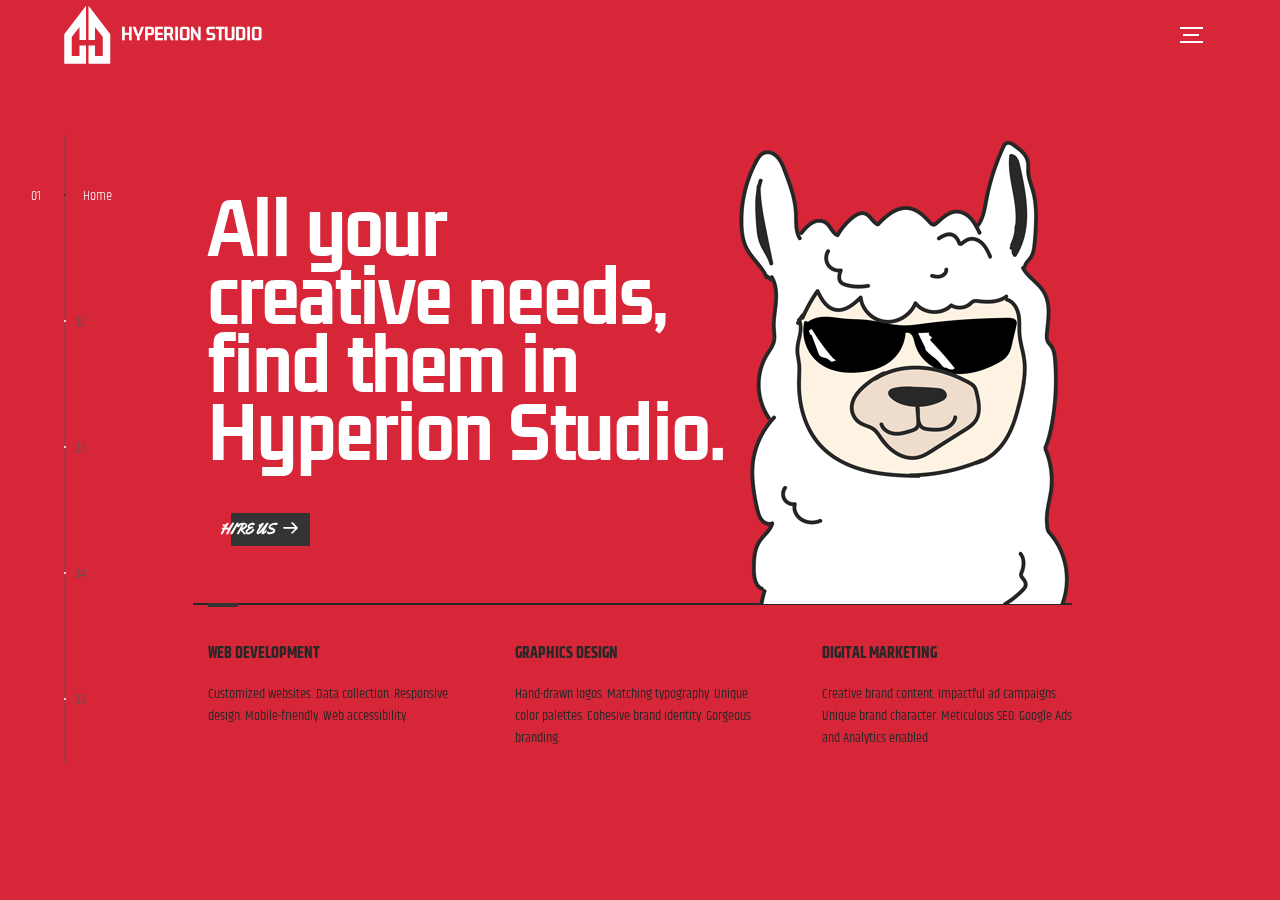
<file: index.html>
<!DOCTYPE html>
<html lang="en">
<head>
  <title>Hyperion Studio</title>
  <meta charset="utf-8">
  <meta name="viewport" content="width=device-width, initial-scale=1">
  <meta http-equiv="X-UA-Compatible" content="IE=edge">
  <meta name="description" content="Hyperion Studio is an international remote-based studio specializing in web development, graphics design, and digital marketing." />
	<meta name="keywords" content="hyperion studio, web design, developer, designer, brand, digital marketing, professional, remote, graphics design, SEO, copywriting" />
	<meta property="og:locale" content="en_US"/>
  <link rel="icon" type="image/x-icon" href="assets/img/hyperionstudio_logo_vector.svg">
  <link rel="stylesheet" href="assets/css/main.css">
  <script async src="https://www.googletagmanager.com/gtag/js?id=G-6L15NLF15W"></script>
  <script>window.dataLayer = window.dataLayer || []; function gtag(){dataLayer.push(arguments);} gtag('js', new Date()); gtag('config', 'G-6L15NLF15W');</script>
</head>

<body>
<div class="device-notification">
  <a class="device-notification--logo" href="#">
    <img src="assets/img/hyperionstudio_logo_vector_white.svg" alt="Hyperion Studio">
    <p>Hyperion Studio</p>
  </a>
  <p class="device-notification--message">In order to view the website, we ask that you please orient your device to portrait mode or use a larger screen.</p>
</div>

<div class="perspective effect-rotate-left">
  <div class="container"><div class="outer-nav--return"></div>
    <div id="viewport" class="l-viewport">
      <div class="l-wrapper">
        <header class="header">
          <a class="header--logo" href="#">
            <img src="assets/img/hyperionstudio_logo_white.png" alt="Global">
            <p>Hyperion Studio</p>
          </a>
          <button class="header--cta cta">Hire Us</button>
          <div class="header--nav-toggle">
            <span></span>
          </div>
        </header>
        <nav class="l-side-nav">
          <ul class="side-nav">
            <li class="is-active"><span>Home</span></li>
            <li><span>Services</span></li>
            <li><span>About</span></li>
            <li><span>Contact</span></li>
            <li><span>Hire Us</span></li>
          </ul>
        </nav>
        <ul class="l-main-content main-content">
          <li class="l-section section section--is-active">
            <div class="intro">
              <div class="intro--banner">
                <h1>All your<br> creative needs,<br>find them in<br>Hyperion Studio.</h1>
                <button class="cta">Hire Us
                  <svg version="1.1" id="Layer_1" xmlns="http://www.w3.org/2000/svg" xmlns:xlink="http://www.w3.org/1999/xlink" x="0px" y="0px" viewBox="0 0 150 118" style="enable-background:new 0 0 150 118;" xml:space="preserve">
                  <g transform="translate(0.000000,118.000000) scale(0.100000,-0.100000)">
                    <path d="M870,1167c-34-17-55-57-46-90c3-15,81-100,194-211l187-185l-565-1c-431,0-571-3-590-13c-55-28-64-94-18-137c21-20,33-20,597-20h575l-192-193C800,103,794,94,849,39c20-20,39-29,61-29c28,0,63,30,298,262c147,144,272,271,279,282c30,51,23,60-219,304C947,1180,926,1196,870,1167z"/>
                  </g>
                  </svg>
                  <span class="btn-background"></span>
                </button>
                <img src="assets/img/hero_bg.png" alt="Welcome">
              </div>
              <div class="intro--options">
                <a href="#0">
                  <h3>Web Development</h3>
                  <p>Customized websites. Data collection. Responsive design. Mobile-friendly. Web accessibility.</p>
                </a>
                <a href="#0">
                  <h3>Graphics Design</h3>
                  <p>Hand-drawn logos. Matching typography. Unique color palettes. Cohesive brand identity. Gorgeous branding.</p>
                </a>
                <a href="#0">
                  <h3>Digital Marketing</h3>
                  <p>Creative brand content. Impactful ad campaigns. Unique brand character. Meticulous SEO. Google Ads and Analytics enabled</p>
                </a>
              </div>
            </div>
          </li>
          <li class="l-section section">
            <div class="work">
              <h2>Our Services</h2>
              <div class="work--lockup">
                <ul class="slider">
                  <li class="slider--item slider--item-left">
                    <a href="#0">
                      <div class="slider--item-image">
                        <img src="assets/img/work-graphicsdesign.png" alt="Graphics Design">
                      </div>
                      <p class="slider--item-title">Graphics Design</p>
                      <p class="slider--item-description">Whether you're looking for a logo, a color palette, a font, gorgeous template documentation, or simply advertisement graphics, we can do it all for you.</p>
                    </a>
                  </li>
                  <li class="slider--item slider--item-center">
                    <a href="#0">
                      <div class="slider--item-image">
                        <img src="assets/img/work-webdevelopment.png" alt="Web Development">
                      </div>
                      <p class="slider--item-title">Web Development</p>
                      <p class="slider--item-description">Perhaps you just want a landing page, or a website with a navigation bar that has several directories, or you want to be able to collect customer information. We can build you a website that'll match those needs and anything in between.</p>
                    </a>
                  </li>
                  <li class="slider--item slider--item-right">
                    <a href="#0">
                      <div class="slider--item-image">
                        <img src="assets/img/work-digitalmarketing.png" alt="Digital Marketing">
                      </div>
                      <p class="slider--item-title">Digital Marketing</p>
                      <p class="slider--item-description">We've worked with Peruvian coffeehouses, American nonprofits, and international writers, among other illustrious clients. With our diverse cultural experiences, we know we can create an effective strategy for you.</p>
                    </a>
                  </li>
                </ul>
                <div class="slider--prev">
                  <svg version="1.1" id="Layer_1" xmlns="http://www.w3.org/2000/svg" xmlns:xlink="http://www.w3.org/1999/xlink" x="0px" y="0px"
                  viewBox="0 0 150 118" style="enable-background:new 0 0 150 118;" xml:space="preserve">
                  <g transform="translate(0.000000,118.000000) scale(0.100000,-0.100000)">
                    <path d="M561,1169C525,1155,10,640,3,612c-3-13,1-36,8-52c8-15,134-145,281-289C527,41,562,10,590,10c22,0,41,9,61,29
                    c55,55,49,64-163,278L296,510h575c564,0,576,0,597,20c46,43,37,109-18,137c-19,10-159,13-590,13l-565,1l182,180
                    c101,99,187,188,193,199c16,30,12,57-12,84C631,1174,595,1183,561,1169z"/>
                  </g>
                  </svg>
                </div>
                <div class="slider--next">
                  <svg version="1.1" id="Layer_1" xmlns="http://www.w3.org/2000/svg" xmlns:xlink="http://www.w3.org/1999/xlink" x="0px" y="0px" viewBox="0 0 150 118" style="enable-background:new 0 0 150 118;" xml:space="preserve">
                  <g transform="translate(0.000000,118.000000) scale(0.100000,-0.100000)">
                    <path d="M870,1167c-34-17-55-57-46-90c3-15,81-100,194-211l187-185l-565-1c-431,0-571-3-590-13c-55-28-64-94-18-137c21-20,33-20,597-20h575l-192-193C800,103,794,94,849,39c20-20,39-29,61-29c28,0,63,30,298,262c147,144,272,271,279,282c30,51,23,60-219,304C947,1180,926,1196,870,1167z"/>
                  </g>
                  </svg>
                </div>
              </div>
            </div>
          </li>
          <li class="l-section section">
            <div class="about">
              <div class="about--banner">
                <h2>Disruptive.<br>Inexorable.<br>Multicultural.</h2>
                <a href="https://hyperionstud.io/history#team">Our Team
                  <span>
                    <svg version="1.1" id="Layer_1" xmlns="http://www.w3.org/2000/svg" xmlns:xlink="http://www.w3.org/1999/xlink" x="0px" y="0px" viewBox="0 0 150 118" style="enable-background:new 0 0 150 118;" xml:space="preserve">
                    <g transform="translate(0.000000,118.000000) scale(0.100000,-0.100000)">
                      <path d="M870,1167c-34-17-55-57-46-90c3-15,81-100,194-211l187-185l-565-1c-431,0-571-3-590-13c-55-28-64-94-18-137c21-20,33-20,597-20h575l-192-193C800,103,794,94,849,39c20-20,39-29,61-29c28,0,63,30,298,262c147,144,272,271,279,282c30,51,23,60-219,304C947,1180,926,1196,870,1167z"/>
                    </g>
                    </svg>
                  </span>
                </a>
                <img src="assets/img/about_bg.png" alt="About Us">
              </div>
              <div class="about--options">
                <a href="history">
                  <h3>History</h3>
                </a>
                <a href="portfolio">
                  <h3>Portfolio</h3>
                </a>
                <a href="https://leonnoel.com/100devs/">
                  <h3>100Devs</h3>
                </a>
              </div>
            </div>
          </li>
          <li class="l-section section">
            <div class="contact">
              <div class="contact--lockup">
                <div class="modal">
                  <div class="modal--information">
                    <p>Av. La Paz 463, Miraflores &#8212; Lima, Peru</p>
                    <a href="mailto:hello@hyperionstud.io">hello@hyperionstud.io</a>
                    <a href="tel:+13055605440">+1 (305) 560-5440</a>
                  </div>
                  <ul class="modal--options">
                    <li><a href="mailto:hello@hyperionstud.io">Contact Us</a></li>
                  </ul>
                </div>
              </div>
            </div>
          </li>
          <li class="l-section section">
            <div class="hire">
              <h2>You want us to do:</h2>
              <form class="work-request" method="POST" data-netlify="true" onSubmit="submit" name="hyperion-studio">
                <div class="work-request--options">
                  <span class="options-a">
                    <input id="opt-1" name="web development" type="checkbox" value="web development">
                    <label for="opt-1">
                      <svg version="1.1" id="Layer_1" xmlns="http://www.w3.org/2000/svg" xmlns:xlink="http://www.w3.org/1999/xlink" x="0px" y="0px"
                      viewBox="0 0 150 111" style="enable-background:new 0 0 150 111;" xml:space="preserve">
                      <g transform="translate(0.000000,111.000000) scale(0.100000,-0.100000)">
                        <path d="M950,705L555,310L360,505C253,612,160,700,155,700c-6,0-44-34-85-75l-75-75l278-278L550-5l475,475c261,261,475,480,475,485c0,13-132,145-145,145C1349,1100,1167,922,950,705z"/>
                      </g>
                      </svg>
                      Web Development
                    </label>
                    <input id="opt-2" name="graphics design" type="checkbox" value="graphics design">
                    <label for="opt-2">
                      <svg version="1.1" id="Layer_1" xmlns="http://www.w3.org/2000/svg" xmlns:xlink="http://www.w3.org/1999/xlink" x="0px" y="0px"
                      viewBox="0 0 150 111" style="enable-background:new 0 0 150 111;" xml:space="preserve">
                      <g transform="translate(0.000000,111.000000) scale(0.100000,-0.100000)">
                        <path d="M950,705L555,310L360,505C253,612,160,700,155,700c-6,0-44-34-85-75l-75-75l278-278L550-5l475,475c261,261,475,480,475,485c0,13-132,145-145,145C1349,1100,1167,922,950,705z"/>
                      </g>
                      </svg>
                      Graphics Design
                    </label>
                    <input id="opt-3" name="digital marketing" type="checkbox" value="digital marketing">
                    <label for="opt-3">
                      <svg version="1.1" id="Layer_1" xmlns="http://www.w3.org/2000/svg" xmlns:xlink="http://www.w3.org/1999/xlink" x="0px" y="0px"
                      viewBox="0 0 150 111" style="enable-background:new 0 0 150 111;" xml:space="preserve">
                      <g transform="translate(0.000000,111.000000) scale(0.100000,-0.100000)">
                        <path d="M950,705L555,310L360,505C253,612,160,700,155,700c-6,0-44-34-85-75l-75-75l278-278L550-5l475,475c261,261,475,480,475,485c0,13-132,145-145,145C1349,1100,1167,922,950,705z"/>
                      </g>
                      </svg>
                      Digital Marketing
                    </label>
                  </span>
                  <h2>We'll reply right away to schedule a virtual meeting with you.</h2>
                </div>
                <div class="work-request--information">
                  <div class="information-name">
                    <input id="name" name="name" type="text" spellcheck="false">
                    <label for="name">Name</label>
                  </div>
                  <div class="information-email">
                    <input id="email" name="email" type="email" spellcheck="false">
                    <label for="email">Email</label>
                  </div>
                </div>
                <input type="submit" value="Send">
              </form>
            </div>
          </li>
        </ul>
      </div>
    </div>
  </div>
    <ul class="outer-nav">
      <li class="is-active">Home</li>
      <li>Services</li>
      <li>About</li>
      <li>Contact</li>
      <li>Hire Us</li>
    </ul>
  </div>
<script src="https://ajax.googleapis.com/ajax/libs/jquery/2.2.4/jquery.min.js"></script>
<script>window.jQuery || document.write('<script src="assets/js/vendor/jquery-2.2.4.min.js"><\/script>')</script>
<script src="assets/js/functions-min.js"></script>
</body>
</html>
</file>
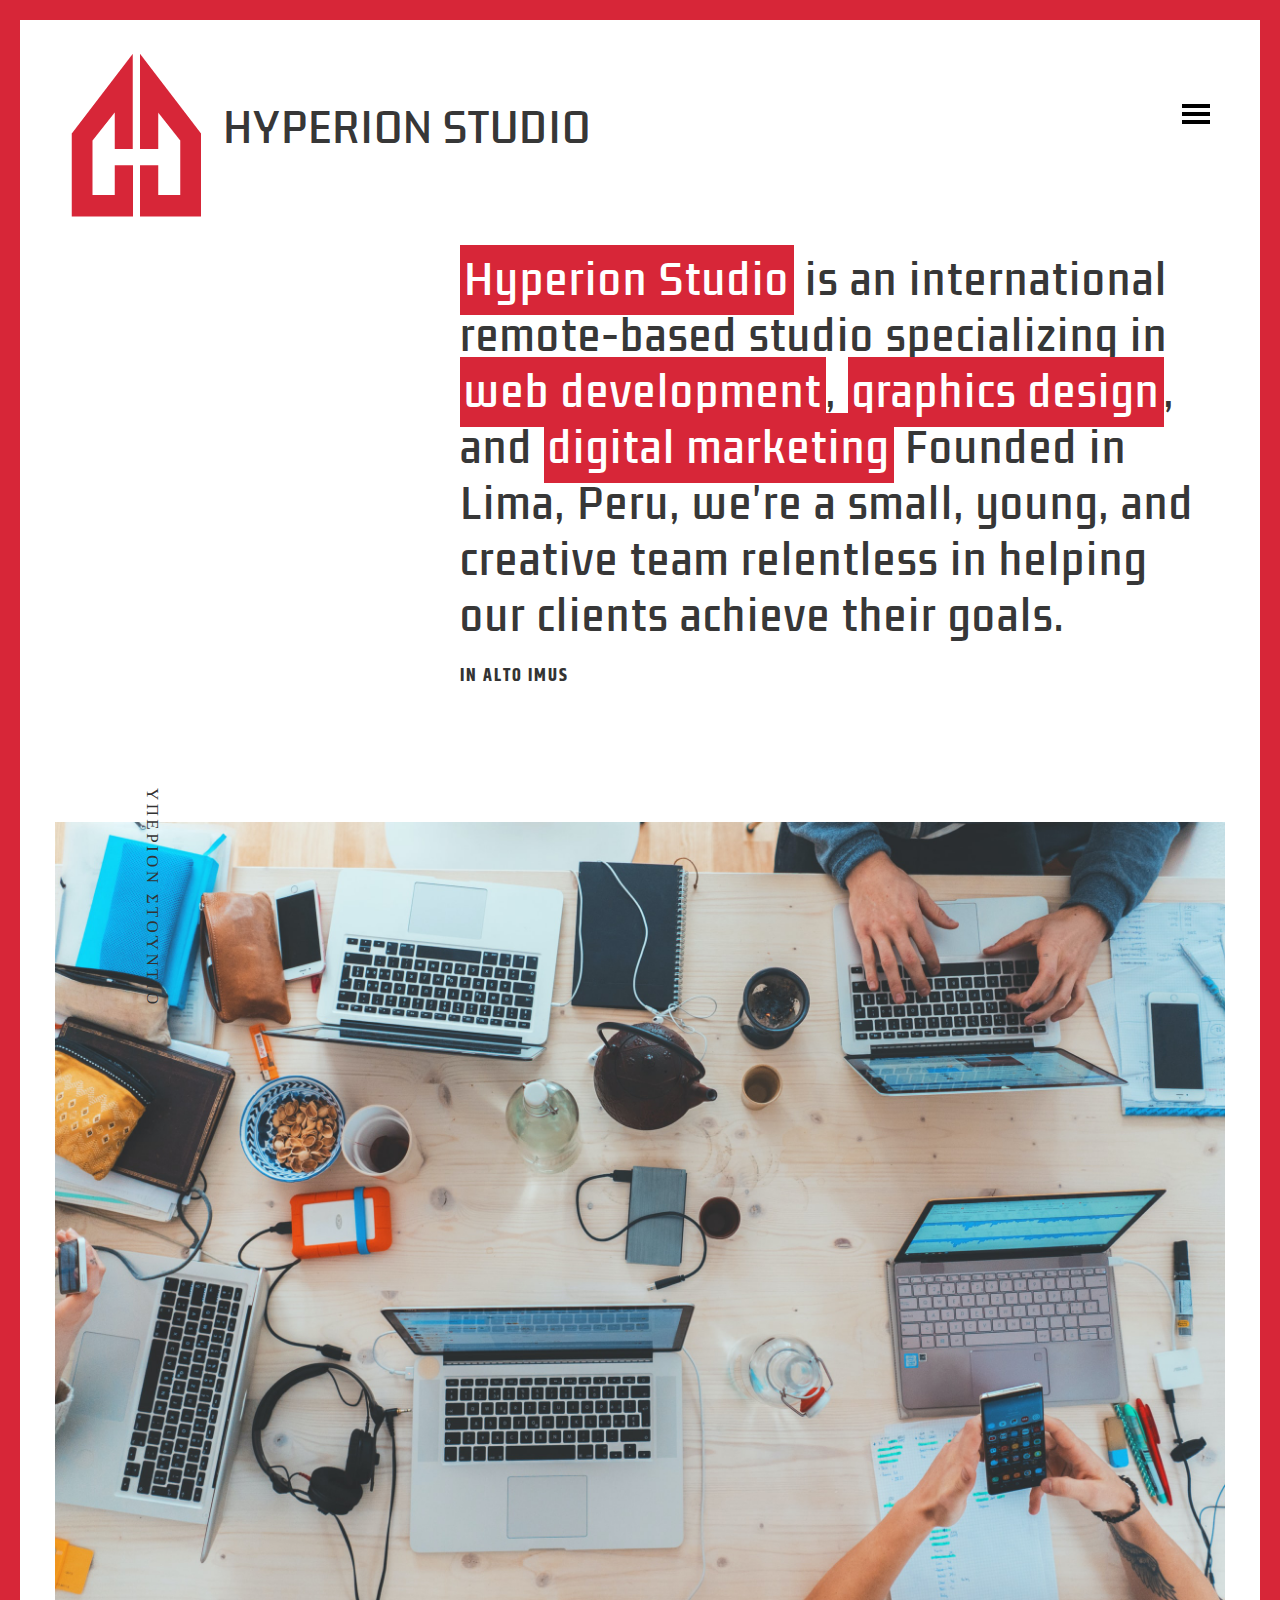
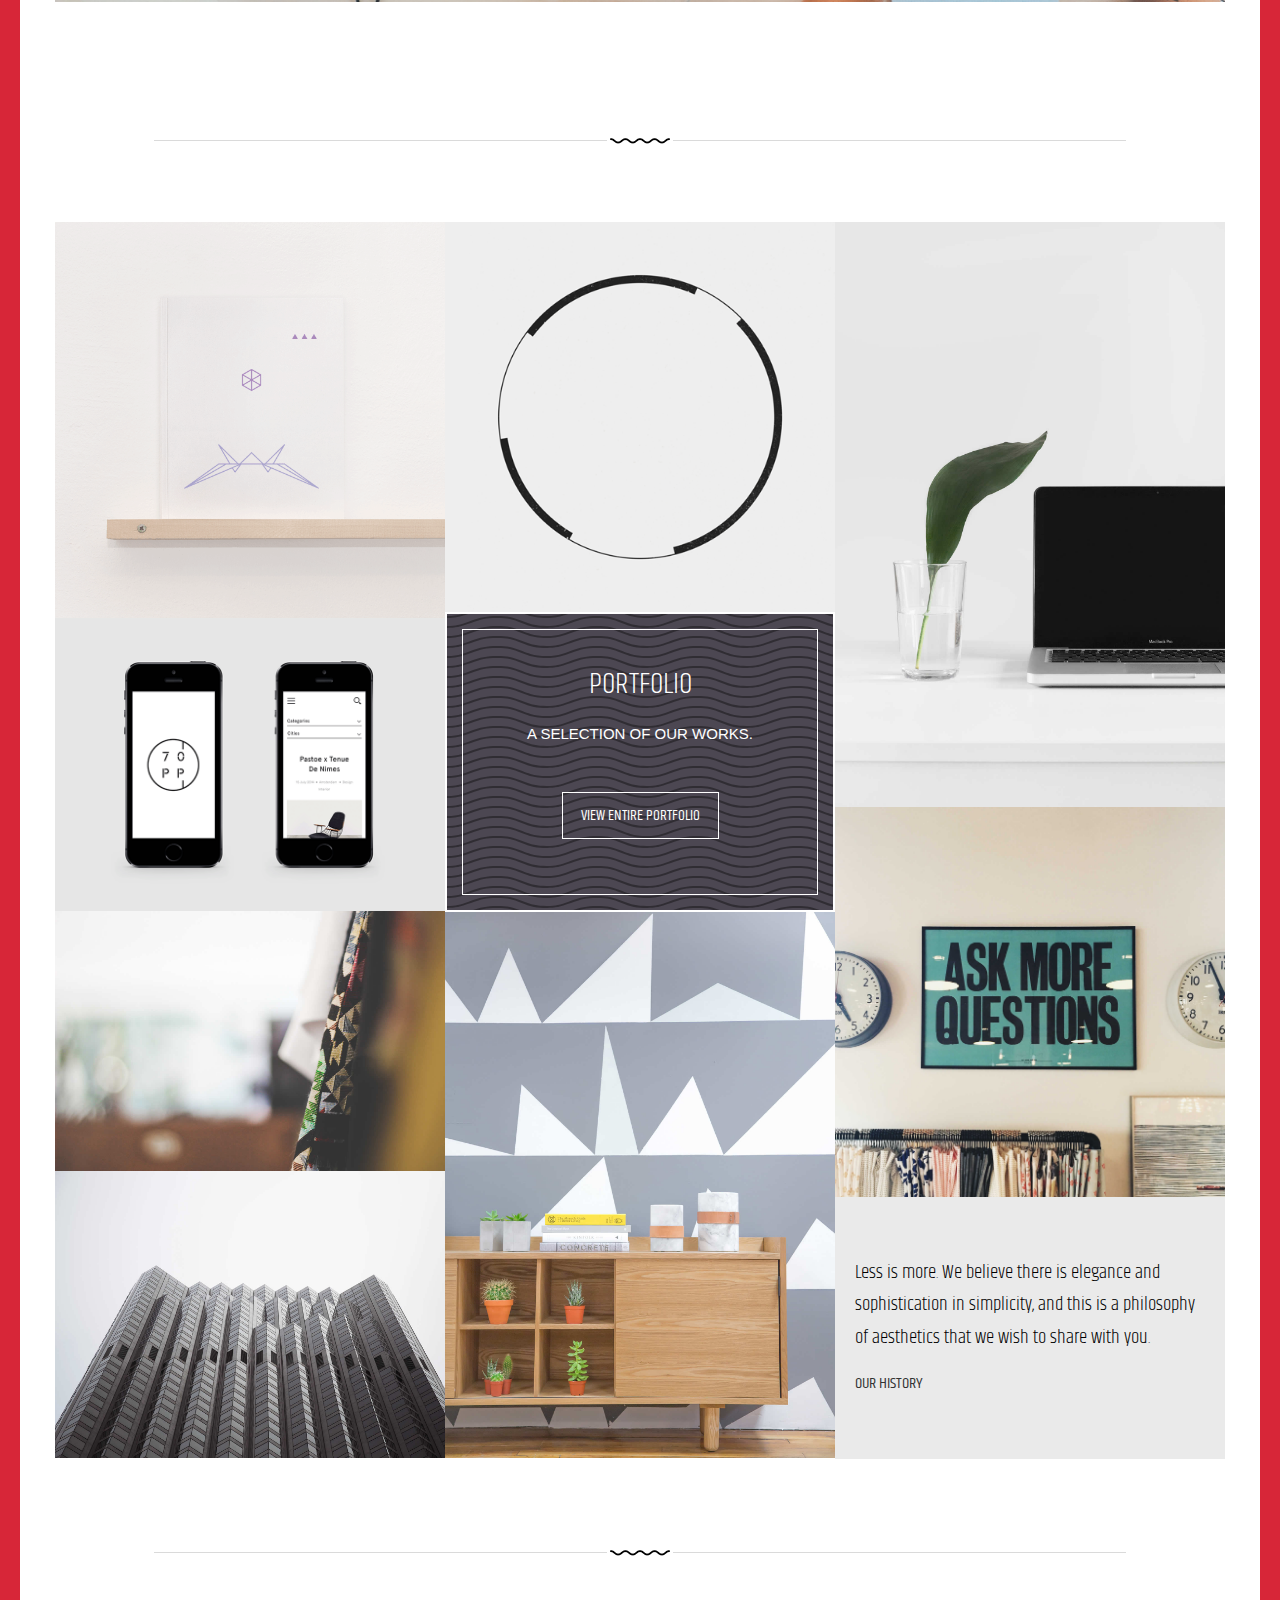
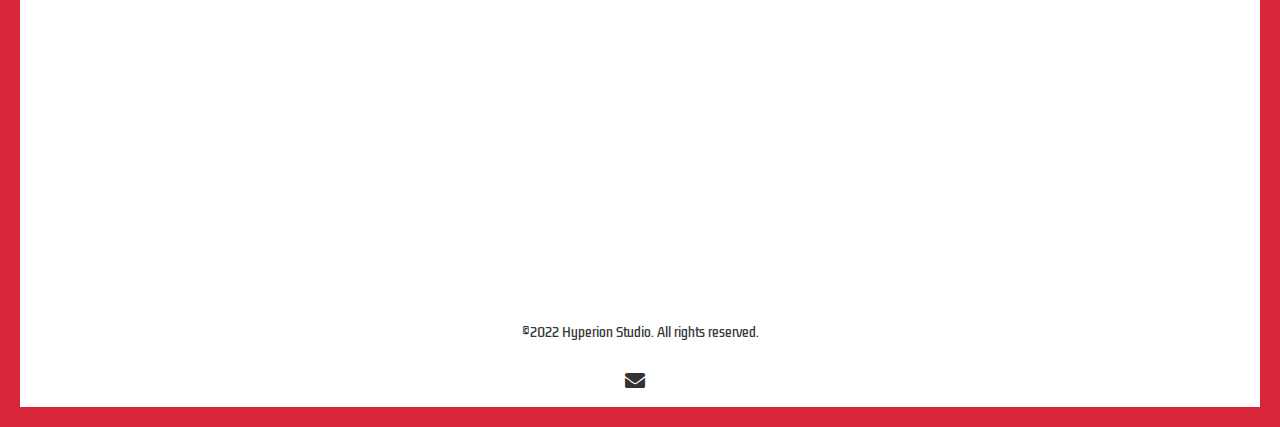
<file: about.html>
<!DOCTYPE html>
<html>
	<head>
	<meta charset="utf-8">
	<title>Hyperion Studio &#8212; About</title>
	<meta name="viewport" content="width=device-width, initial-scale=1">
    <meta name="description" content="This is the about page of Hyperion Studio." />
	<meta name="keywords" content="hyperion studio, about us, web design, developer, designer, brand, digital marketing, professional, remote, graphics design, SEO, copywriting" />
	<meta property="og:locale" content="en_US"/>
    <link rel="icon" type="image/x-icon" href="assets/img/hyperionstudio_logo_vector.svg">
    
	<link rel="stylesheet" href="assets/css/bootstrap.min.css">
	<link rel="stylesheet" href="assets/css/style.css">
	<link rel="stylesheet" href="assets/css/animate.css">
    <script async src="https://www.googletagmanager.com/gtag/js?id=G-6L15NLF15W"></script>
    <script>window.dataLayer = window.dataLayer || []; function gtag(){dataLayer.push(arguments);} gtag('js', new Date()); gtag('config', 'G-6L15NLF15W');</script>

	</head>
	<body>

    <nav class="navbar navbar-custom navbar-static-top" role="navigation">
                <div class="container">
                    <div class="navbar-header pull-left">
                        <a href="" class="navbar-brand">
                            <span class="brand-logo"><img src="assets/img/about-imgs/hyperionstudio_logo_about.png" alt="Hyperion Studio"/></span>
                            <span class="span-header">HYPERION STUDIO</span>
                        </a>
                    </div>
                    <div class="main-nav pull-right">
                        <div class="button_container toggle">
                            <span class="top"></span>
                            <span class="middle"></span>
                            <span class="bottom"></span>
                        </div>
                    </div>
                    <div class="overlay" id="overlay">
                        <nav class="overlay-menu">
                            <ul>
                                <li><a href="about.html">About</a></li>
                                <li><a href="history.html">History</a></li>
                                <li><a href="portfolio.html">Portfolio</a></li>
                                <li><a href="project-description.html">Project Description</a></li>
                                <li><a href="index.html">Main Website</a></li>
                            </ul>
                        </nav>
                    </div>
                </div>
    </nav>

	<div id="home-section">
			<div class="container">
				<div class="row">
					<div class="col-md-8 pull-right">
						<h1 class="home-heading wow fadeInUp animated"><span>Hyperion Studio</span> is an international remote-based studio specializing in <span>web development</span>, <span>graphics design</span>, and <span>digital marketing</span> Founded in Lima, Peru, we're a small, young, and creative team relentless in helping our clients achieve their goals.</h1>
						<div class="text-home wow fadeInUp animated"><strong>In alto imus</strong></div>
                        
					</div>
				</div>
			</div>
	</div>

    <div class="container">
         <div class="row">
           <div class="banner">
             <div class="vertical-text anchor-alt"><a href="">υπεριον Στούντιο</a></div>
             <img src="assets/img/about-imgs/banner.jpg" alt=""/>
             </div>
            </div>        
     </div>

     <div class="container">
           <div class="row">
             <div class="line-symbol"></div>
           </div>
     </div>
        
     <div class="container grid">
         <div class="row">
         
             <div id="photos"> 
                   <figure class="effect-julia">
                       <a href="">
						<img src="assets/img/about-imgs/photo1.gif" alt="img21"/>
						<figcaption>
							<div>
								<p>TRES SIMPLE </p>
								<p>BRAND + PRINT</p>
							</div>
						</figcaption>	
                       </a>		
					</figure>
                    <figure class="effect-julia">
                       <a href="">
						<img src="assets/img/about-imgs/photo2.gif" alt="img21"/>
						<figcaption>
							<div>
								<p>SIMPLES</p>
								<p>BRAND + PRINT + WEB</p>
							</div>
						</figcaption>	
                       </a>		
					</figure>
                    <figure class="effect-julia">
                       <a href="">
						<img src="assets/img/about-imgs/photo9.jpg" alt="img21"/>
						<figcaption>
							<div>
								<p>MINIMALISM</p>
								<p>BRAND + VIDEO</p>
							</div>
						</figcaption>	
                       </a>		
					</figure>
                    <figure class="effect-julia">
                       <a href="">
						<img src="assets/img/about-imgs/photo8.jpg" alt="img21"/>
						<figcaption>
							<div>
								<p>SIMPLE </p>
								<p>BRAND + WEB</p>
							</div>
						</figcaption>	
                       </a>		
					</figure>
                     <figure class="effect-julia">
                       <a href="">
						<img src="assets/img/about-imgs/photo3.gif" alt="img21"/>
						<figcaption>
							<div>
								<p>SIMPLE DECOR</p>
								<p>BRAND + VIDEO</p>
							</div>
						</figcaption>	
                       </a>		
					</figure>
                    <div class="block">
                    <div class="text">Portfolio
                    <p>A selection of our works.</p>
                    </div>
                    <a href="portfolio.html" class="btn ghost-btn">VIEW ENTIRE PORTFOLIO</a>
                    </div>
                    <figure class="effect-julia">
                       <a href="">
						<img src="assets/img/about-imgs/photo5.jpg" alt="img21"/>
						<figcaption>
							<div>
								<p>SIMPLE STYLE</p>
								<p>BRAND + PRINT + WEB</p>
							</div>
						</figcaption>	
                       </a>		
					</figure>
                    <figure class="effect-julia">
                       <a href="">
						<img src="assets/img/about-imgs/photo6.jpg" alt="img21"/>
						<figcaption>
							<div>
								<p>HEY SIMPLE </p>
								<p>BRAND + PRINT + WEB</p>
							</div>
						</figcaption>	
                       </a>		
					</figure>
                    <figure class="effect-julia">
                       <a href="">
						<img src="assets/img/about-imgs/photo7.jpg" alt="img21"/>
						<figcaption>
							<div>
								<p>HELLO SIMPLE </p>
								<p>BRAND + PRINT + WEB</p>
							</div>
						</figcaption>	
                       </a>		
					</figure>
                    <div class="block1">
                    <div class="text">Less is more. We believe there is elegance and sophistication in simplicity, and this is a philosophy of aesthetics that we wish to share with you.
                    </div>
                    <div class="story"><a href="studio.html">OUR HISTORY</a></div>
                    </div>

             </div>
         </div>
     </div>
     
     <div class="container">
           <div class="row">
             <div class="line-symbol1"></div>
           </div>
     </div>
     
	 <div id="client-section">
			<div class="container">
				<div class="row">
					<div class="col-md-8 pull-right wow fadeInUp animated">
                    <div class="text-home">our current clients</div>
						<div class="col-lg-3 col-md-3 col-sm-3 col-xs-6">
                        <img src="assets/img/about-imgs/logo1.png" alt=""/></div>
                        <div class="col-lg-3 col-md-3 col-sm-3 col-xs-6">
                        <img src="assets/img/about-imgs/logo3.png" alt="" class="client-logos"/> </div>
                        <div class="col-lg-3 col-md-3 col-sm-3 col-xs-6">
                        <img src="assets/img/about-imgs/logo2.png" alt="" class="client-logos"/></div> 
                        <div class="col-lg-3 col-md-3 col-sm-3 col-xs-6">
                        <img src="assets/img/about-imgs/logo4.png" alt="" class="client-logos"/> </div>
					</div>
				</div>
			</div>
	 </div>

     <footer>
        <h6>&copy;2022 Hyperion Studio. All rights reserved.</h6>
        <div class="social-icons">
          <ul>
            <li><a href="mailto:hello@hyperionstud.io"><i class="icon fas fa-envelope"></i></a></li>
          </ul>
        </div>
      </footer>
     
    <script src="assets/js/jquery-1.11.0.js"></script>
	<script src="assets/js/bootstrap.min.js"></script>
    <script src="assets/js/masonry.js"></script>
	<script src="assets/js/nav.js"></script>
    <script src="assets/js/smoothscroll.js"></script>
    <script src="assets/js/wow.js"></script>
    
    <script>new WOW().init();</script>


	</body>
</html>
</file>
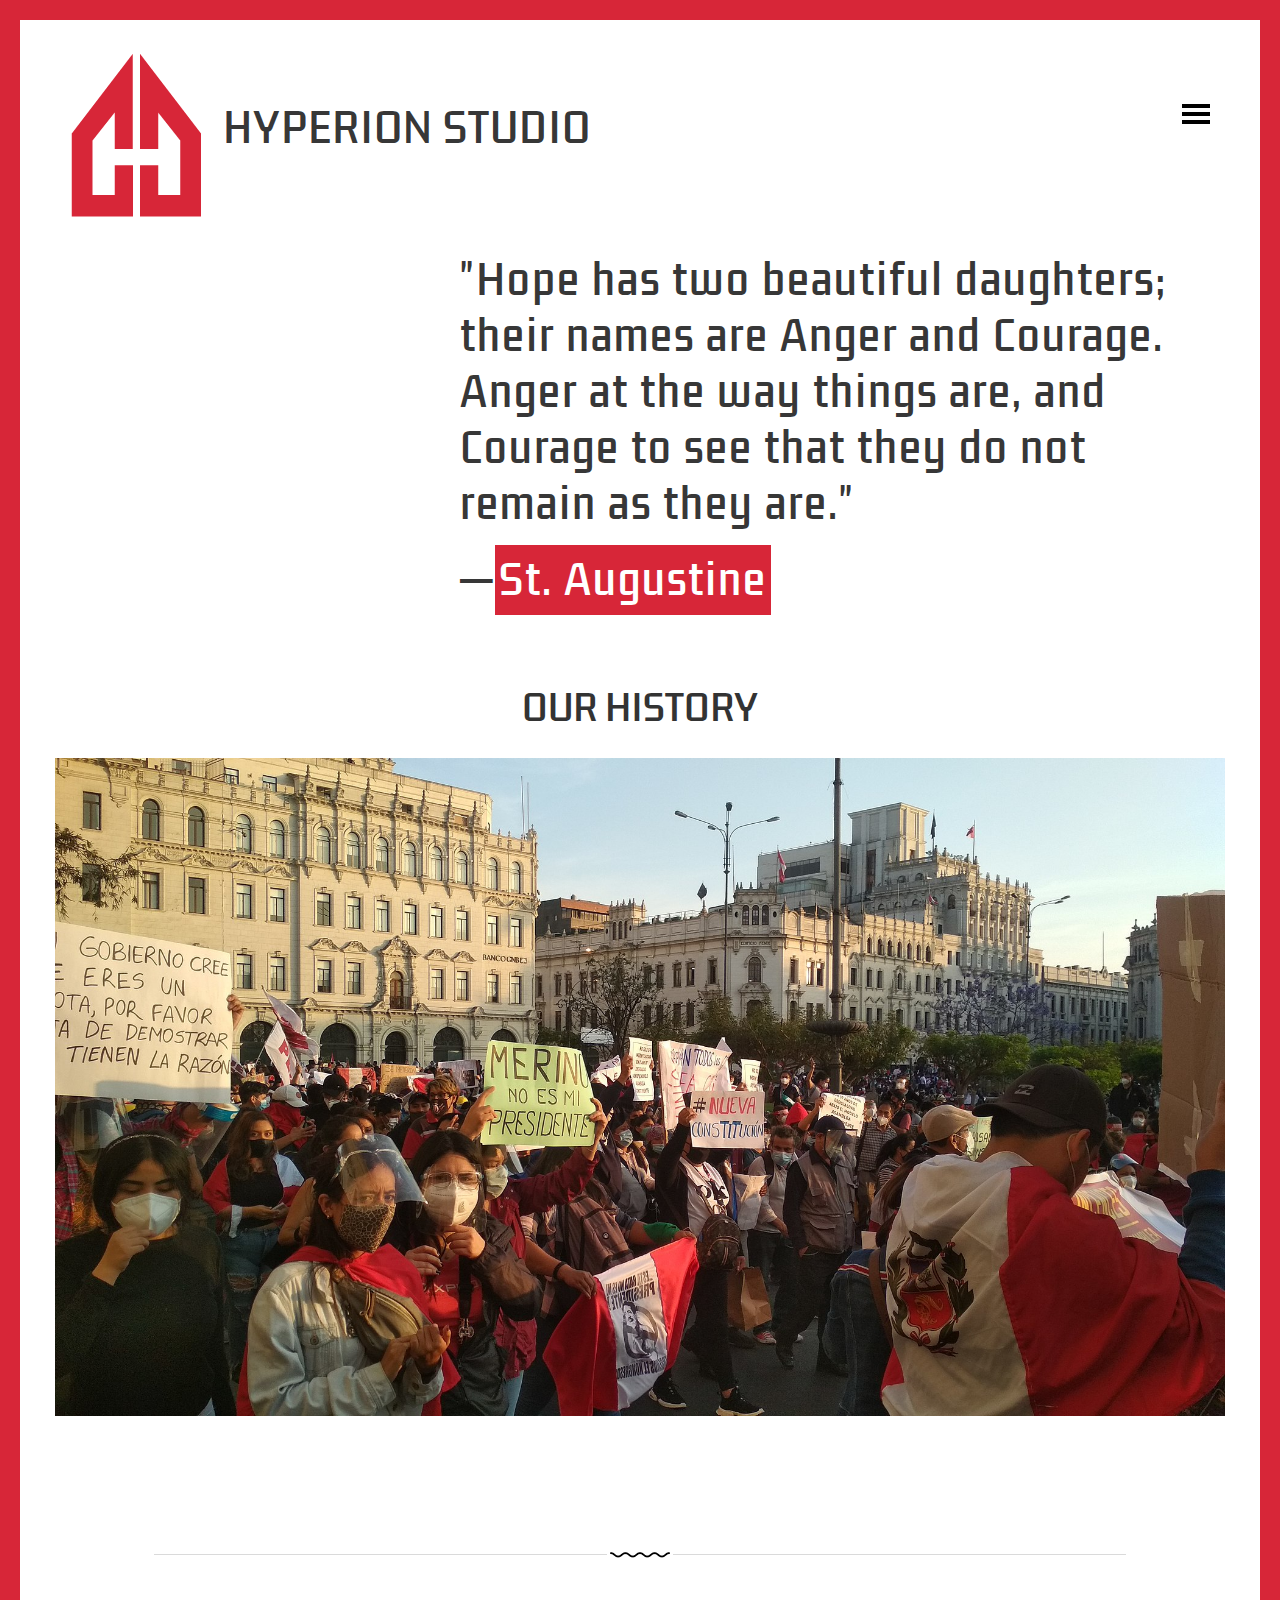
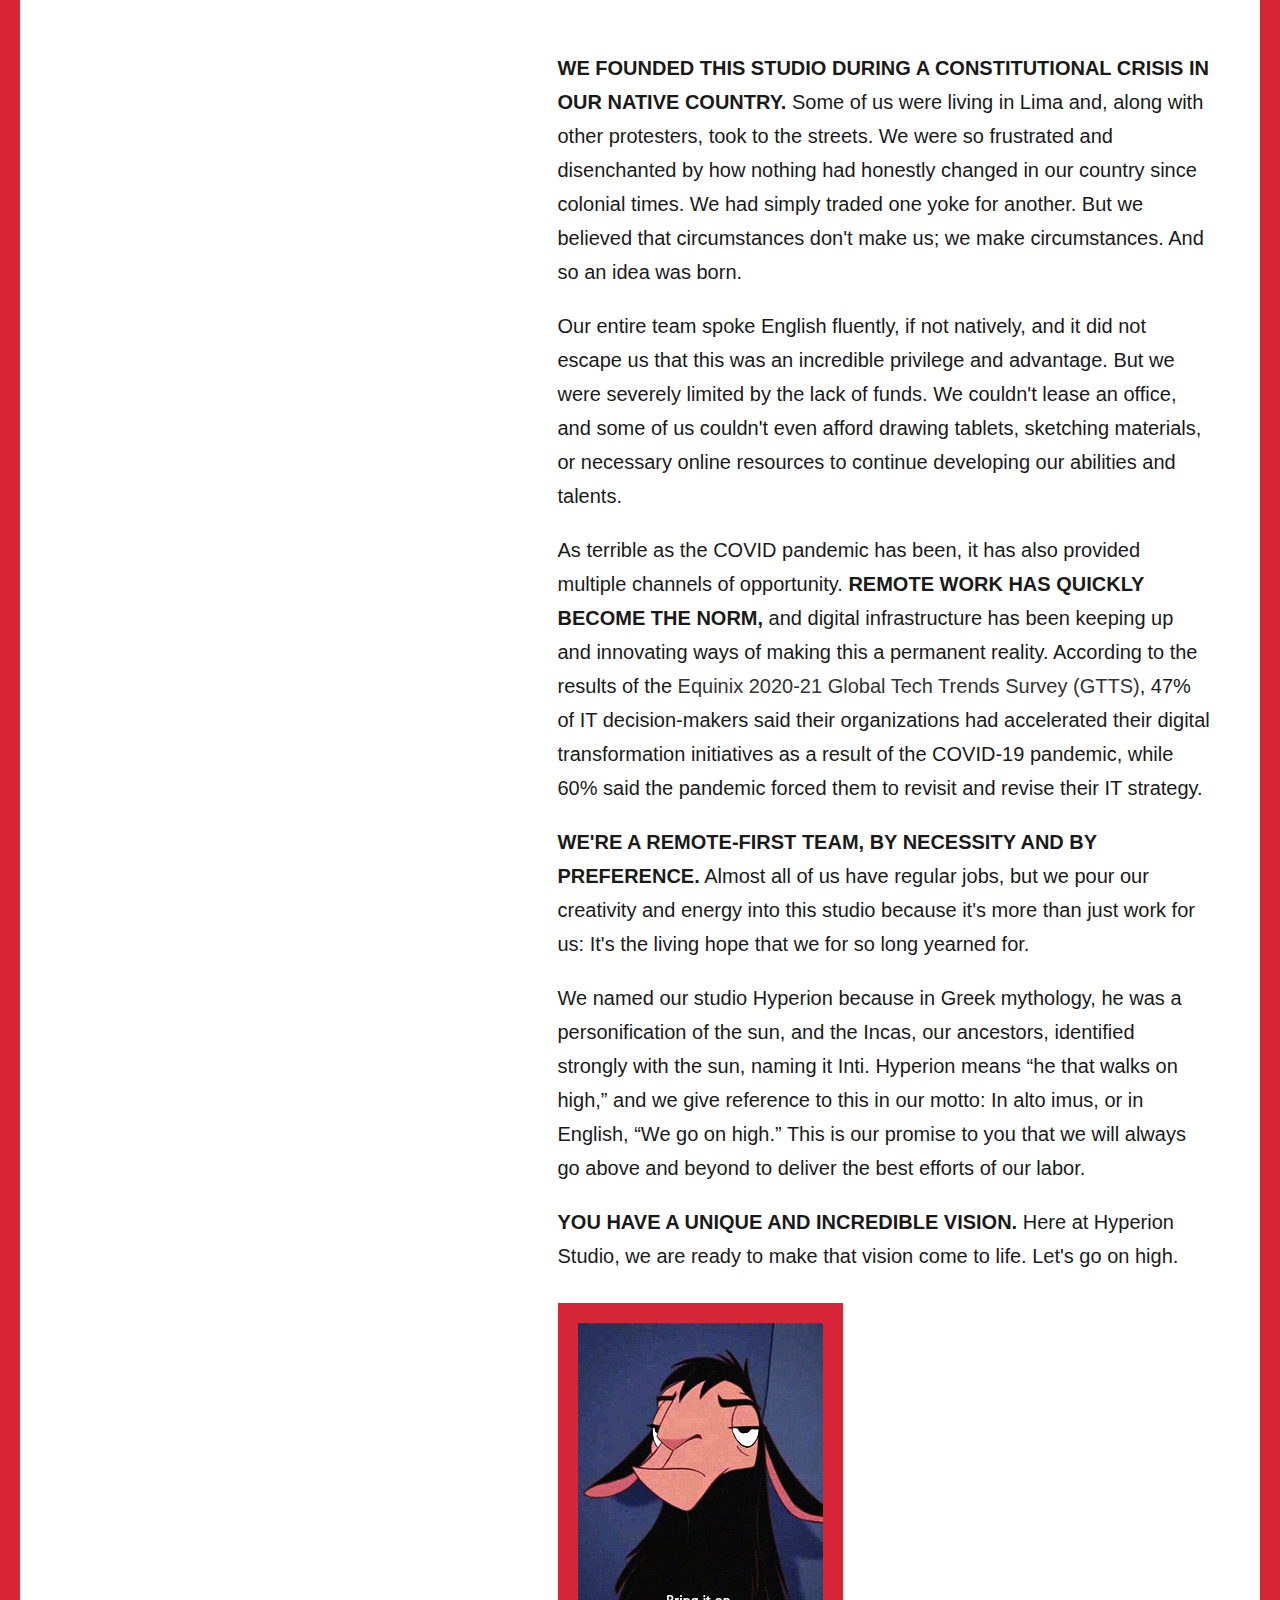
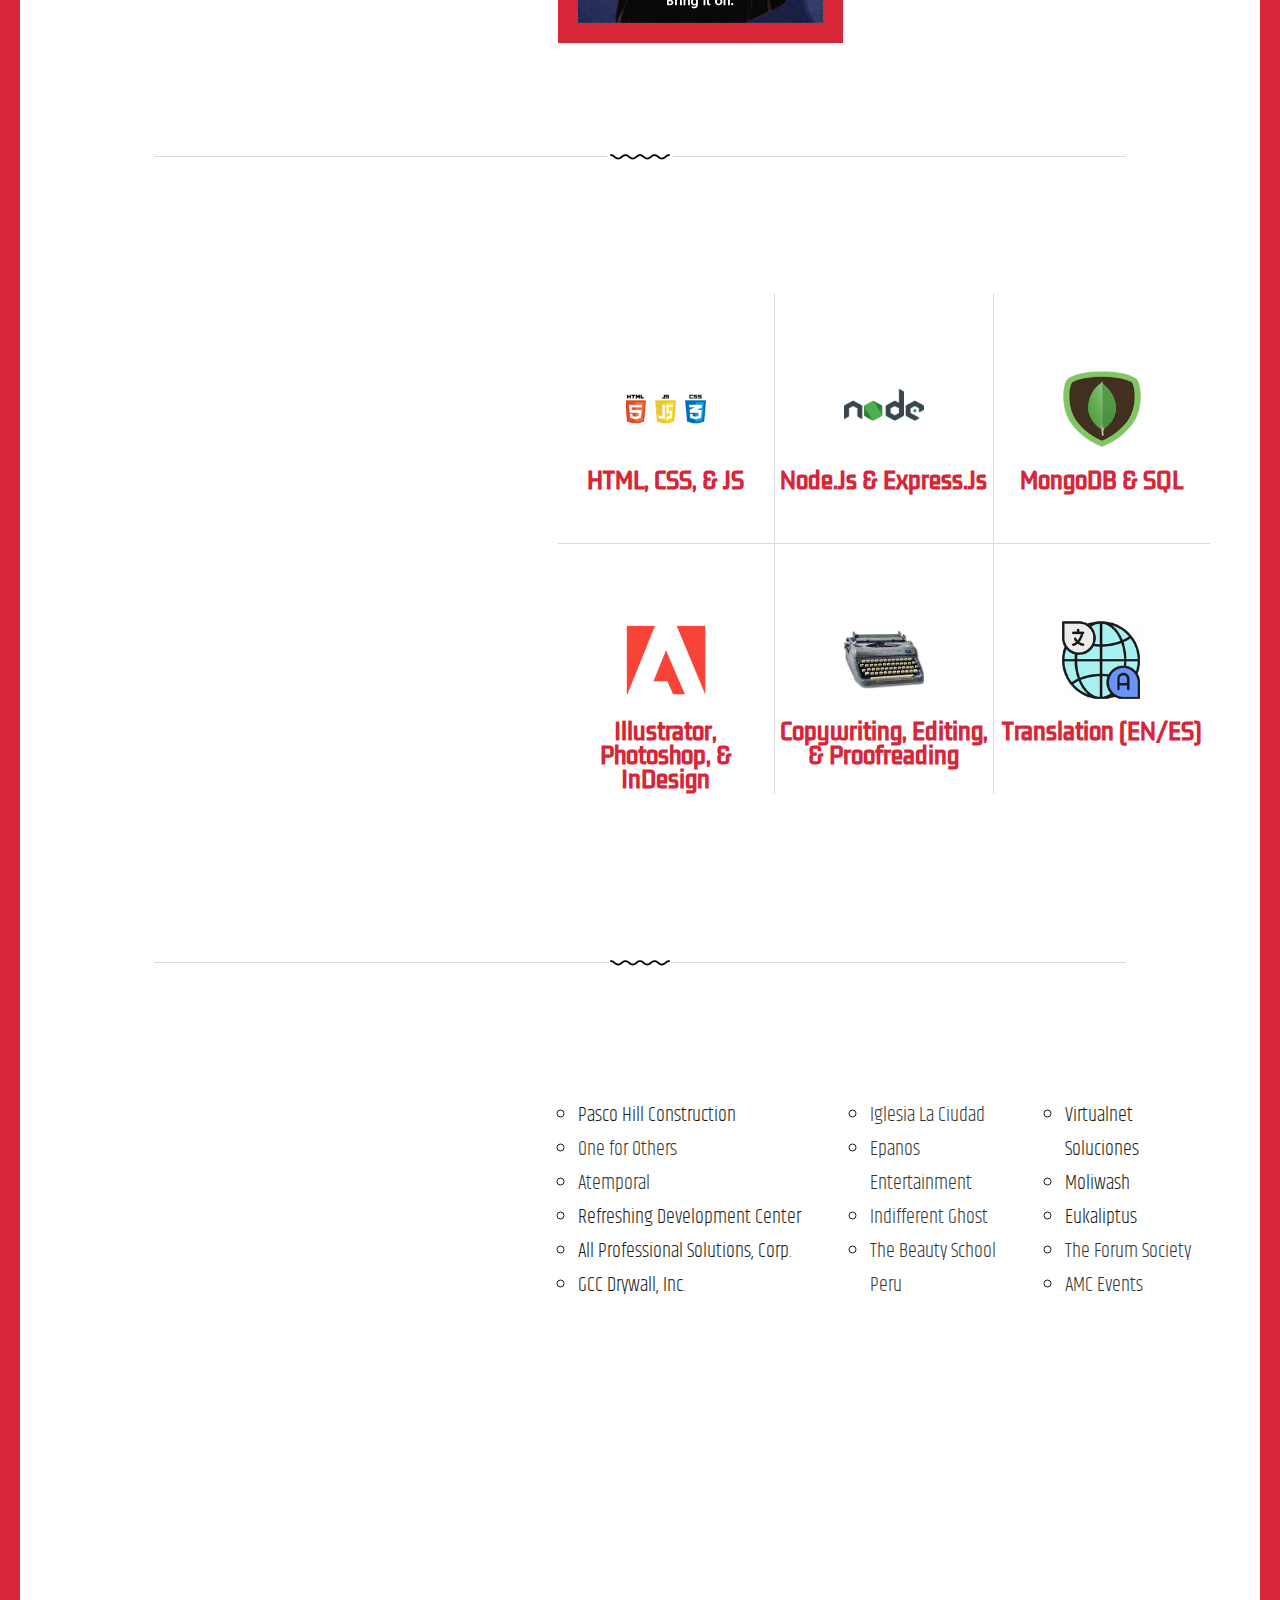
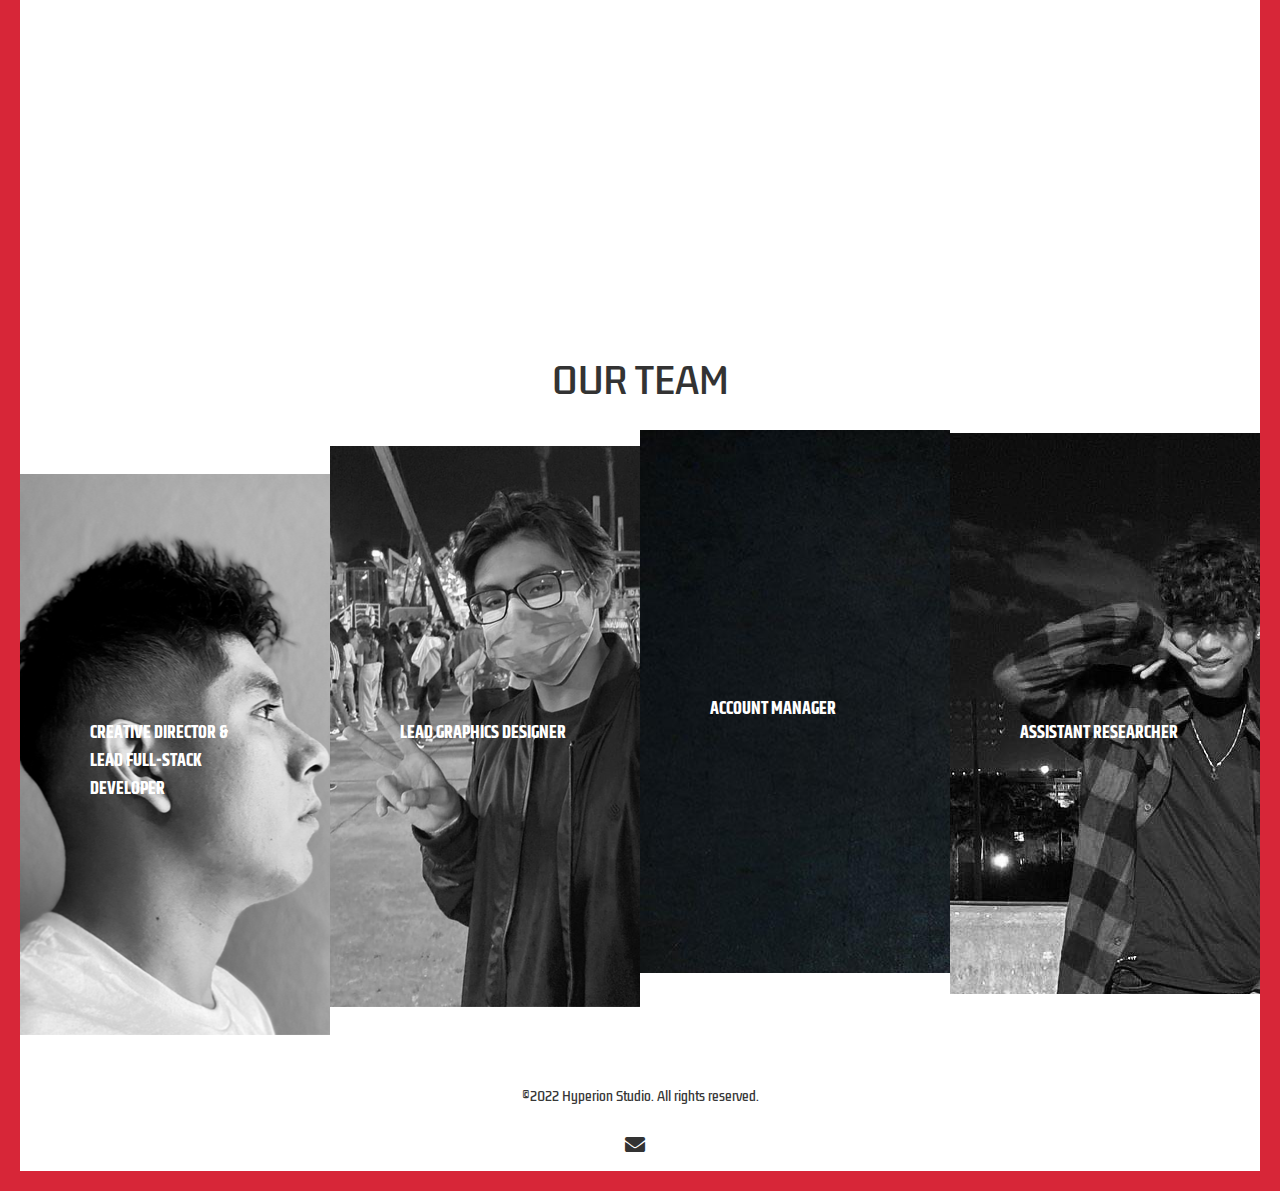
<file: history.html>
<!DOCTYPE html>
<html>
	<head>
	<meta charset="utf-8">
	<title>Hyperion Studio &#8212; History</title>
	<meta name="viewport" content="width=device-width, initial-scale=1">
  <meta property="og:locale" content="en_US"/>
  <link rel="icon" type="image/x-icon" href="assets/img/hyperionstudio_logo_vector.svg">

	<link rel="stylesheet" href="assets/css/bootstrap.min.css">
	<link rel="stylesheet" href="assets/css/style.css">
	<link rel="stylesheet" href="assets/css/animate.css">
 
  <script async src="https://www.googletagmanager.com/gtag/js?id=G-6L15NLF15W"></script>
  <script>window.dataLayer = window.dataLayer || []; function gtag(){dataLayer.push(arguments);} gtag('js', new Date()); gtag('config', 'G-6L15NLF15W');</script>

	</head>
	<body>

    <nav class="navbar navbar-custom navbar-static-top" role="navigation">
                <div class="container">
                    <div class="navbar-header pull-left">
                        <a href="" class="navbar-brand">
                            <span class="brand-logo"><img src="assets/img/about-imgs/hyperionstudio_logo_about.png" alt="Hyperion Studio"/></span>
                            <span class="span-header">HYPERION STUDIO</span>
                        </a>
                    </div>
                    <div class="main-nav pull-right">
                        <div class="button_container toggle">
                            <span class="top"></span>
                            <span class="middle"></span>
                            <span class="bottom"></span>
                        </div>
                    </div>
                    <div class="overlay" id="overlay">
                        <nav class="overlay-menu">
                            <ul>
                                <li><a href="about.html">About</a></li>
                                <li><a href="history.html">History</a></li>
                                <li><a href="projects.html">Projects</a></li>
                                <li><a href="project-description.html">Project Description</a></li>
                                <li><a href="index.html">Main Website</a></li>
                            </ul>
                        </nav>
                    </div>
                </div>
    </nav>

	<div id="inner-section">
			<div class="container">
				<div class="row">
					<div class="col-md-8 pull-right wow fadeInUp animated">
						<h1 class="inner-heading">"Hope has two beautiful daughters; their names are Anger and Courage. Anger at the way things are, and Courage to see that they do not remain as they are."</h1>
            <h1 class="inner-heading">&#8212;<span>St. Augustine</span></h1>
					</div>
				</div>
			</div>
	</div>

    <section id="history">
    <div class="container">
         <div class="row">
           <div class="banner">
            <h1 class="history-section-h1"><a href="#history">OUR HISTORY</a></h1>
             <img src="assets/img/about-imgs/about-history-banner.jpg" alt=""/>
             </div>
            </div>        
     </div>
    </section>

     <div class="container">
           <div class="row">
             <div class="line-symbol"></div>
           </div>
     </div>
     
     <div class="container">
        <div class="row">
          <div class="col-md-5 col-sm-5 studio-margin wow fadeInUp animated">
            <h2 class="studio-heading">WHO WE ARE
            <span>about us</span>
            <img src="assets/img/about-imgs/questionmark-block.png" alt=""/>
            </h2>
          </div>
          <div class="col-md-7 col-sm-7 studio-margin">
            <p class="text-studio"><span class="text-bold">We founded this studio during a constitutional crisis in our native country.</span> Some of us were living in Lima and, along with other protesters, took to the streets. We were so frustrated and disenchanted by how nothing had honestly changed in our country since colonial times. We had simply traded one yoke for another. But we believed that circumstances don&#39;t make us; we make circumstances. And so an idea was born.</p>

            <p class="text-studio">Our entire team spoke English fluently, if not natively, and it did not escape us that this was an incredible privilege and advantage. But we were severely limited by the lack of funds. We couldn&#39;t lease an office, and some of us couldn&#39;t even afford drawing tablets, sketching materials, or necessary online resources to continue developing our abilities and talents.</p>
              
            <p class="text-studio">As terrible as the COVID pandemic has been, it has also provided multiple channels of opportunity. <span class="text-bold">Remote work has quickly become the norm,</span> and digital infrastructure has been keeping up and innovating ways of making this a permanent reality. According to the results of the <a href="https://www.equinix.com/resources/infopapers/equinix-tech-trends-survey">Equinix 2020-21 Global Tech Trends Survey (GTTS)</a>, 47% of IT decision-makers said their organizations had accelerated their digital transformation initiatives as a result of the COVID-19 pandemic, while 60% said the pandemic forced them to revisit and revise their IT strategy.</p>
              
            <p class="text-studio"><span class="text-bold">We&#39;re a remote-first team, by necessity and by preference.</span> Almost all of us have regular jobs, but we pour our creativity and energy into this studio because it&#39;s more than just work for us: It&#39;s the living hope that we for so long yearned for.</p>
              
            <p class="text-studio">We named our studio Hyperion because in Greek mythology, he was a personification of the sun, and the Incas, our ancestors, identified strongly with the sun, naming it Inti. Hyperion means “he that walks on high,” and we give reference to this in our motto: In alto imus, or in English, “We go on high.” This is our promise to you that we will always go above and beyond to deliver the best efforts of our labor.</p>
              
            <p class="text-studio"><span class="text-bold">You have a unique and incredible vision.</span> Here at Hyperion Studio, we are ready to make that vision come to life. Let&#39;s go on high.</p> 
             <img src="assets/img/about-imgs/bringiton_bigger.gif" alt="img" class="img-studio"/> 
          </div>
        </div>
     </div>
     
      <div class="container">
           <div class="row">
             <div class="line-symbol2"></div>
           </div>
     </div>

     <div class="container studio-margin">
        <div class="row">
          <div class="col-md-5 col-sm-5 studio-margin wow fadeInUp animated">
            <h2 class="studio-heading">WHAT WE DO
             <span>our skills & proficiencies</span>
              <img src="assets/img/about-imgs/about-history-services-bg.png" alt="lightbulb"/>
            </h2>
          </div>
         <div class="col-md-7 col-sm-7 grid-serv cs-style-3">
						<div class="col-md-4 col-sm-4 speciality-grid grid1">
							<figure>
								<div class="speciality-info">
									<img src="assets/img/about-imgs/webdev.png" alt="HTML, CSS, and JavaScript">
									<h3>HTML, CSS, & JS</h3>
								</div>
								<div class="speciality-hover">
								</div>
							</figure>
						</div>
						<div class="col-md-4 col-sm-4 speciality-grid grid2">
							<figure>
								<div class="speciality-info">
									<img src="assets/img/about-imgs/node.png" alt="Node.js and Express.js">
									<h3>Node.js & Express.js</h3>
								</div>
							</figure>
						</div>
						<div class="col-md-4 col-sm-4 speciality-grid grid3">
							<figure>
								<div class="speciality-info">
									<img src="assets/img/about-imgs/mongodb.png" alt="MongoDB and SQL">
									<h3>MongoDB & SQL</h3>
								</div>
							</figure>
						</div>
						<div class="col-md-4 col-sm-4 speciality-grid grid4">
							<figure>
								<div class="speciality-info">
									<img src="assets/img/about-imgs/adobe.png" alt="Adobe Illustrator, Adobe Photoshop, and Adobe InDesign">
									<h3>Illustrator, Photoshop, & InDesign</h3>
								</div>
							</figure>
						</div>
						<div class="col-md-4 col-sm-4 speciality-grid grid5">
							<figure>
								<div class="speciality-info">
									<img src="assets/img/about-imgs/typewriter.png" alt="Copywriting, editing, and proofreading">
									<h3>Copywriting, Editing, & Proofreading</h3>
								</div>
							</figure>
						</div>
						<div class="col-md-4 col-sm-4 speciality-grid grid6">
							<figure>
								<div class="speciality-info">
									<img src="assets/img/about-imgs/translation.png" alt="Translation in English and Spanish">
									<h3>Translation (EN/ES)</h3>
								</div>
							</figure>
						</div>
						<div class="clearfix"></div>
					</div>
					<div class="clearfix"></div>

				</div>

     </div>

     <div class="container">
           <div class="row">
             <div class="line-symbol2"></div>
           </div>
     </div>

     <div class="container studio-margin">
        <div class="row">
          <div class="col-md-5 col-sm-5 studio-margin wow fadeInUp animated">
            <h2 class="studio-heading">WHO WE WORK WITH
            <span>current & previous clients</span>
            </h2>
          </div>
          <div class="col-md-3 col-sm-3 studio-margin">
            <div class="text-studio">
            <ul class="list-group">
            <li>Pasco Hill Construction</li>
            <li><a href="https://www.instagram.com/oneforothers/">One for Others</a></li>
             <li><a href="https://www.instagram.com/atemporal.peru/">Atemporal</a></li>
            <li>Refreshing Development Center</li>
            <li>All Professional Solutions, Corp.</li>
            <li>GCC Drywall, Inc.</li>
            </ul>
            </div>
          </div>
           <div class="col-md-2 col-sm-2 studio-margin">
            <div class="text-studio">
            <ul class="list-group">
            <li><a href="https://iglesialaciudad.org/">Iglesia La Ciudad</a></li>
             <li><a href="epanosentertainment.com">Epanos Entertainment</a></li>
            <li><a href="https://indifferentg.host/">Indifferent Ghost</a></li>
            <li><a href="https://onlinetbs.com/">The Beauty School Peru</a></li>
            </ul>
            </div>
          </div>
           <div class="col-md-2 col-sm-2 studio-margin">
            <div class="text-studio">
            <ul class="list-group">
            <li>Virtualnet Soluciones</li>
             <li>Moliwash</li>
            <li>Eukaliptus</li>
            <li><a href="theforumsociety.org">The Forum Society</a></li>
            <li><a href="https://www.instagram.com/adamakeup01/">AMC Events</a></li>
            </ul>
            </div>
          </div>
       </div>
     </div>

	<div class="inner-team">
			<div class="container">
				<div class="row">
					<div class="col-md-8 pull-right wow fadeInUp animated">
						<h1 class="inner-heading-team">
              "And this memory, pliant as a pontoon-bridge, anchors me /
              to the things I've done /
              and the infinite number of things left undone, /
              to my good or bad luck, to things I've neglected. /
				      To what was lost or gained between /
	            these waters."
            </h1>
            <h1 class="inner-heading-team">&#8212; <span>Antonio Cisneros</span></h1>
					</div>
				</div>
			</div>
	</div>
  
    <section id="team">
    <h1 class="history-section-h1"><a href="#team">OUR TEAM</a></h1>
    </section>
     <div class="container-fluid">
      <div class="row">
        <div class="designer">
		    <div class="designer-top">
				<h4 class="wow fadeIn">Bryan Granados</h4>
				<span>creative director & Lead Full-Stack Developer</span>
				<p class="wow fadeIn">Loves MMORPGs, flat whites, and literary fiction. Bought an espresso machine and it changed his life. Has an RTX 3080, unlike Johan.</p>
			  </div>
			<div class="designer-top designer-in">
				<h4 class="wow fadeIn">Johan Paucarchuco</h4>
				<span>Lead Graphics Designer</span>
				<p class="wow fadeIn">Can't find an RTX 3080. Currently finishing a degree in architecture. Nobody told him there was so much math involved.</p>
			</div>
			<div class="designer-top designer-in-top">
				<h4 class="wow fadeIn">Thalia Castro</h4>
				<span>Account Manager</span>
				<p class="wow fadeIn">Can and has eaten pasta every day. Actually likes working in an office. Does not know what an RTX 3080 is.</p>
			</div>
			<div class="designer-top designer-in-on">
				<h4 class="wow fadeIn">Joey Granados</h4>
				<span>Assistant Researcher</span>
				<p class="wow fadeIn">Currently studying at the University of Florida. Has an absurd amount of Lego sets. Has a GTX 1650.</p>
			</div>
	    </div>
      </div>
     </div>

     <footer>
      <h6>&copy;2022 Hyperion Studio. All rights reserved.</h6>
      <div class="social-icons">
        <ul>
          <li><a href="mailto:hello@hyperionstud.io"><i class="icon fas fa-envelope"></i></a></li>
        </ul>
      </div>
    </footer>
     
    <script src="assets/js/jquery-1.11.0.js"></script>
	<script src="assets/js/bootstrap.min.js"></script>
	<script src="assets/js/nav.js"></script>
     <script src="assets/js/smoothscroll.js"></script>
     <script src="assets/js/wow.js"></script>
    
     <script>new WOW().init();</script>


	</body>
</html>
</file>
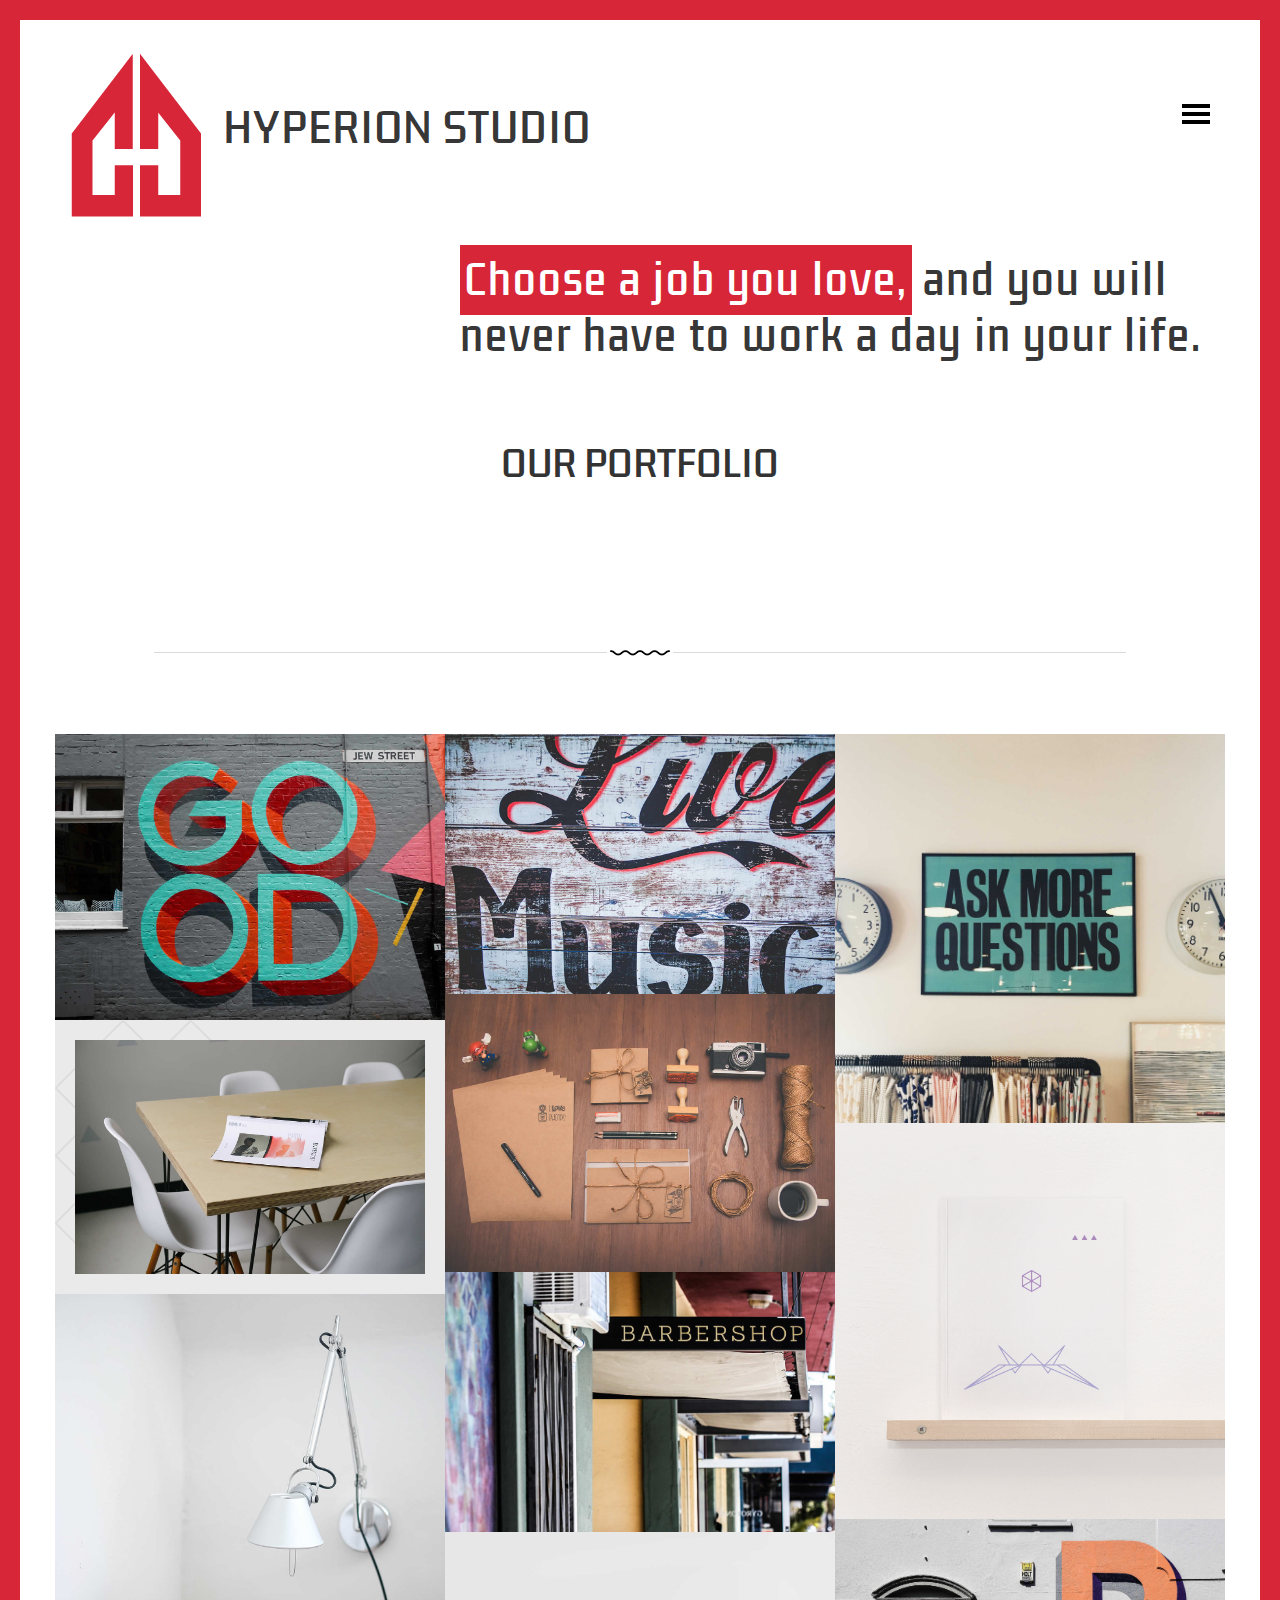
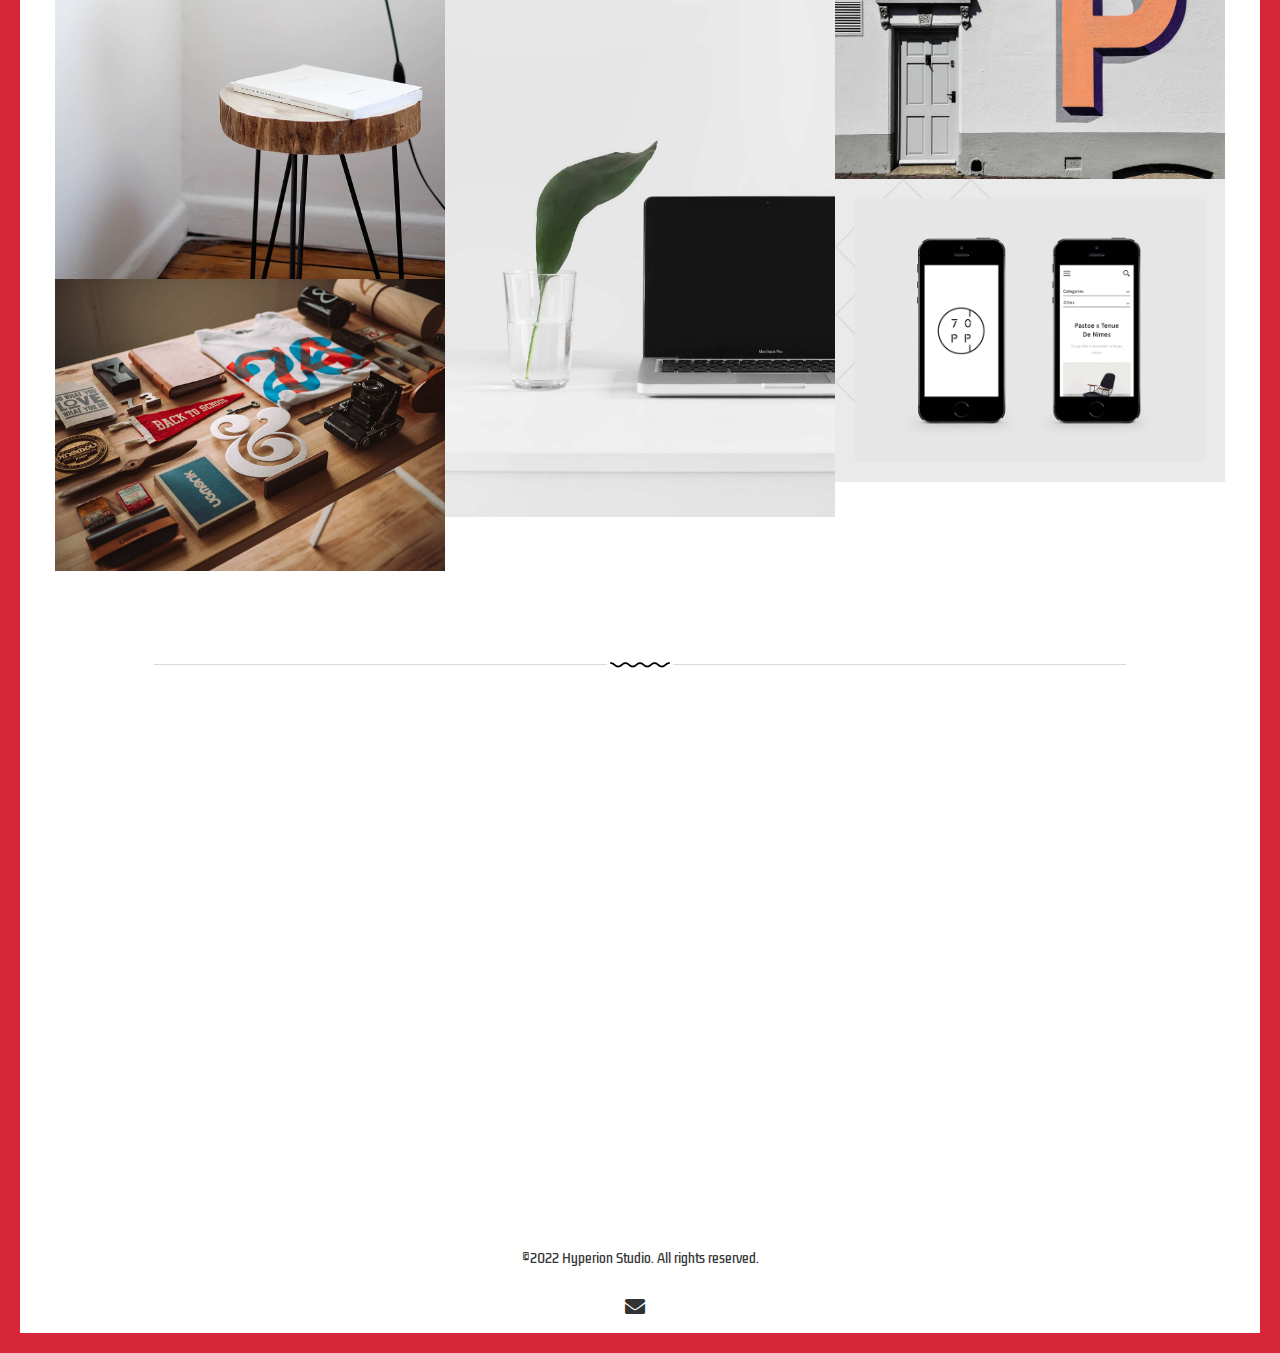
<file: portfolio.html>
<!DOCTYPE html>
<html>
	<head>
	<meta charset="utf-8">
	<title>Hyperion Studio &#8212; Portfolio</title>
	<meta name="viewport" content="width=device-width, initial-scale=1">
  <meta property="og:locale" content="en_US"/>
  <link rel="icon" type="image/x-icon" href="assets/img/hyperionstudio_logo_vector.svg">
    
	<link rel="stylesheet" href="assets/css/bootstrap.min.css">
	<link rel="stylesheet" href="assets/css/style.css">
	<link rel="stylesheet" href="assets/css/animate.css">
  <link rel="stylesheet" href="assets/css/touchTouch.css">

  <script async src="https://www.googletagmanager.com/gtag/js?id=G-6L15NLF15W"></script>
  <script>window.dataLayer = window.dataLayer || []; function gtag(){dataLayer.push(arguments);} gtag('js', new Date()); gtag('config', 'G-6L15NLF15W');</script>

	</head>
	<body>

    <nav class="navbar navbar-custom navbar-static-top" role="navigation">
                <div class="container">
                    <div class="navbar-header pull-left">
                        <a href="" class="navbar-brand">
                            <span class="brand-logo"><img src="assets/img/about-imgs/hyperionstudio_logo_about.png" alt=""/></span>
                            <span class="span-header">HYPERION STUDIO</span>
                        </a>
                    </div>
                    <div class="main-nav pull-right">
                        <div class="button_container toggle">
                            <span class="top"></span>
                            <span class="middle"></span>
                            <span class="bottom"></span>
                        </div>
                    </div>
                    <div class="overlay" id="overlay">
                        <nav class="overlay-menu">
                            <ul>
                                <li><a href="about.html">About</a></li>
                                <li><a href="history.html">History</a></li>
                                <li><a href="portfolio.html">Portfolio</a></li>
                                <li><a href="project-description.html">Project description</a></li>
                                <li><a href="index.html">Main Website</a></li>
                            </ul>
                        </nav>
                    </div>
                </div>
    </nav>

	<div id="inner-section">
			<div class="container">
				<div class="row">
					<div class="col-md-8 pull-right wow fadeInUp animated">
						<h1 class="inner-heading"><span>Choose a job you love,</span> and you will never have to work a day in your life.</h1>
					</div>
				</div>
			</div>
	</div>

  <section id="portfolio">
    <div class="container">
         <div class="row">
           <div class="banner">
            <h1 class="history-section-h1"><a href="#portfolio">OUR PORTFOLIO</a></h1>
             </div>
            </div>        
     </div>
    </section>
       
    <div class="container">
           <div class="row">
             <div class="line-symbol"></div>
           </div>
     </div>
     
     <div class="container grid">
         <div class="row">
         
             <div id="photos"> 
                  <div class="thumbs">
                   <figure class="effect-julia">
                       <a href="assets/img/about-imgs/image1.jpg">
						<img src="assets/img/about-imgs/image1.jpg" alt="img21"/>
						<figcaption>
							<div>
								<p>TRES SIMPLE </p>
								<p>BRAND + PRINT</p>
							</div>
						</figcaption>	
                        </a>		
					</figure>
                  </div>
                  <div class="thumbs">
                     <div class="block-project">
                    <figure class="effect-julia">
                       <a href="assets/img/about-imgs/image2.jpg">
						<img src="assets/img/about-imgs/image2.jpg" alt="img21"/>
						<figcaption>
							<div>
								<p>SIMPLES</p>
								<p>BRAND + PRINT + WEB</p>
							</div>
						</figcaption>	
                        </a>		
					</figure>
                    </div>
                  </div>
                  <div class="thumbs">
                    <figure class="effect-julia">
                       <a href="assets/img/about-imgs/image3.jpg">
						<img src="assets/img/about-imgs/image3.jpg" alt="img21"/>
						<figcaption>
							<div>
								<p>MINIMALISM</p>
								<p>BRAND + VIDEO</p>
							</div>
						</figcaption>
                        </a>	
					</figure>
                  </div>
                 <div class="thumbs"> 
                     <figure class="effect-julia">
                       <a href="assets/img/about-imgs/image4.jpg">
						<img src="assets/img/about-imgs/image4.jpg" alt="img21"/>
						<figcaption>
							<div>
								<p>SIMPLE </p>
								<p>BRAND + WEB</p>
							</div>
						</figcaption>	
                        </a>		
					</figure>
                  </div>
                  <div class="thumbs">
                     <figure class="effect-julia">
                       <a href="assets/img/about-imgs/image5.jpg">
						<img src="assets/img/about-imgs/image5.jpg" alt="img21"/>
						<figcaption>
							<div>
								<p>SIMPLE DECOR</p>
								<p>BRAND + VIDEO</p>
							</div>
						</figcaption>	
                        </a>		
					</figure>
                  </div>
                  
                  <div class="thumbs">
                    <figure class="effect-julia">
                       <a href="assets/img/about-imgs/image6.jpg">
						<img src="assets/img/about-imgs/image6.jpg" alt="img21"/>
						<figcaption>
							<div>
								<p>SIMPLE STYLE</p>
								<p>BRAND + PRINT + WEB</p>
							</div>
						</figcaption>	
                        </a>		
					</figure>
                  </div>
                    <div class="thumbs">
                    <figure class="effect-julia">
                       <a href="assets/img/about-imgs/image9.jpg">
						<img src="assets/img/about-imgs/image9.jpg" alt="img21"/>
						<figcaption>
							<div>
								<p>SIMPLE STYLE</p>
								<p>BRAND + PRINT + WEB</p>
							</div>
						</figcaption>	
                        </a>		
					</figure>
                  </div>
                  <div class="thumbs">
                    <figure class="effect-julia">
                       <a href="assets/img/about-imgs/photo6.jpg">
						<img src="assets/img/about-imgs/photo6.jpg" alt="img21"/>
						<figcaption>
							<div>
								<p>HEY SIMPLE </p>
								<p>BRAND + PRINT + WEB</p>
							</div>
						</figcaption>	
                        </a>		
					</figure>
                  </div>
                  <div class="thumbs">
                      <figure class="effect-julia">
                       <a href="assets/img/about-imgs/photo7.jpg">
						<img src="assets/img/about-imgs/photo7.jpg" alt="img21"/>
						<figcaption>
							<div>
								<p>HELLO SIMPLE </p>
								<p>BRAND + PRINT + WEB</p>
							</div>
						</figcaption>	
                        </a>		
					</figure>
                  </div>
                   <div class="thumbs">
                    <figure class="effect-julia">
                       <a href="assets/img/about-imgs/photo1.gif">
						<img src="assets/img/about-imgs/photo1.gif" alt="img21"/>
						<figcaption>
							<div>
								<p>SIMPLES</p>
								<p>BRAND + PRINT + WEB</p>
							</div>
						</figcaption>	
                        </a>		
					</figure>
                  </div>
                  <div class="thumbs">
                    <figure class="effect-julia">
                       <a href="assets/img/about-imgs/image8.jpg">
						<img src="assets/img/about-imgs/image8.jpg" alt="img21"/>
						<figcaption>
							<div>
								<p>SIMPLES</p>
								<p>BRAND + PRINT + WEB</p>
							</div>
						</figcaption>	
                        </a>		
					</figure>
                  </div>
                  <div class="thumbs">
                  <div class="block-project">
                    <figure class="effect-julia">
                       <a href="assets/img/about-imgs/photo2.gif">
						<img src="assets/img/about-imgs/photo2.gif" alt="img21"/>
						<figcaption>
							<div>
								<p>SIMPLES</p>
								<p>BRAND + PRINT + WEB</p>
							</div>
						</figcaption>	
                        </a>		
					</figure>
                    </div>
                  </div>
             
             </div>
         </div>
     </div>
     
     <div class="container">
           <div class="row">
             <div class="line-symbol1"></div>
           </div>
     </div>
     
	 <div class="inner-projects">
			<div class="container">
				<div class="row">
					<div class="col-md-8 pull-right wow fadeInUp animated">
						<h1 class="inner-heading-team">
              "There are desires to return, to love, to not disappear, /
              and there are desires to die, fought by two /
              opposing waters that have never isthmused."
            </h1>
            <h1 class="inner-heading-team">&#8212; <span>Cesar Vallejo</span></h1>
					</div>
				</div>
			</div>
	 </div>

  <footer>
    <h6>&copy;2022 Hyperion Studio. All rights reserved.</h6>
    <div class="social-icons">
      <ul>
        <li><a href="mailto:hello@hyperionstud.io"><i class="icon fas fa-envelope"></i></a></li>
      </ul>
    </div>
  </footer>
     
    <script src="assets/js/jquery-1.11.0.js"></script>
	  <script src="assets/js/bootstrap.min.js"></script>
    <script src="assets/js/masonry.js"></script>
	  <script src="assets/js/nav.js"></script>
	  <script src="assets/js/touchTouch.jquery.js"></script>
	  <script src="assets/js/script.js"></script>
    <script src="assets/js/smoothscroll.js"></script>
    <script src="assets/js/wow.js"></script>
    <script>new WOW().init();</script>

	</body>
</html>
</file>
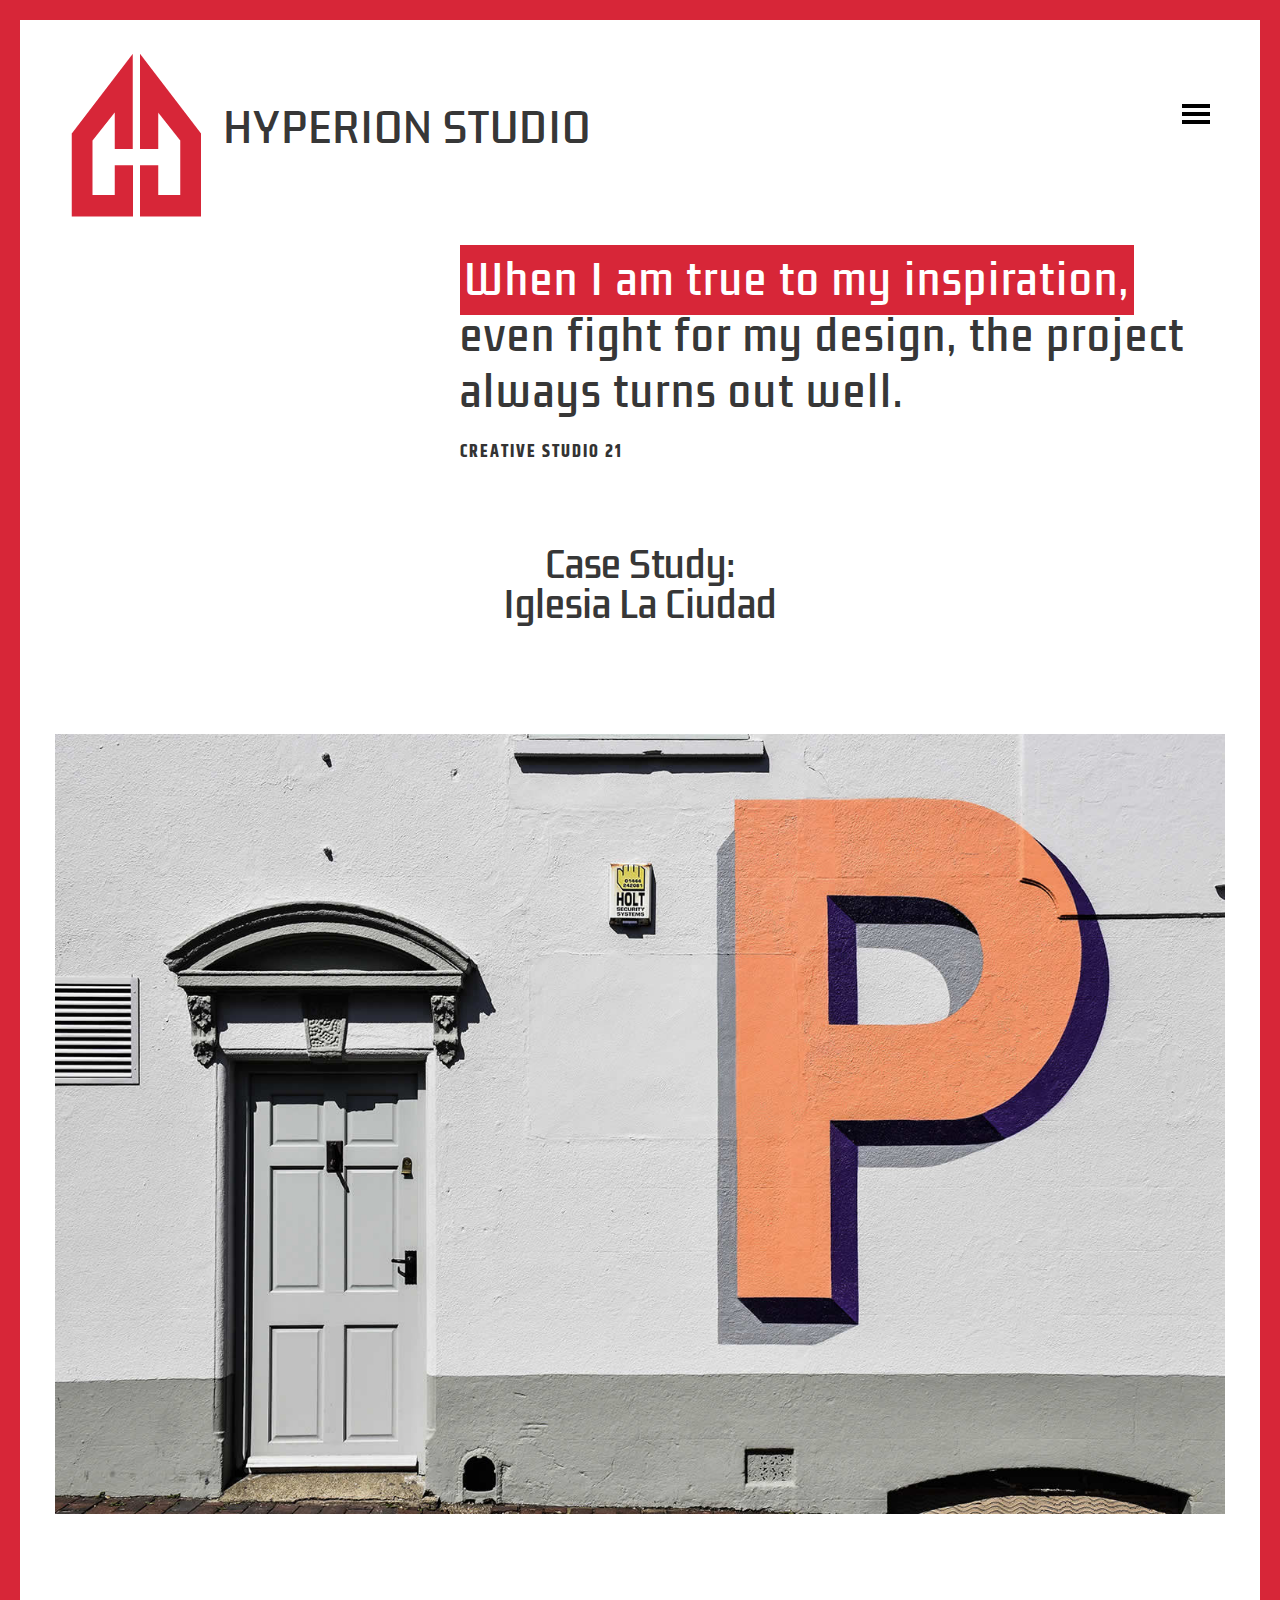
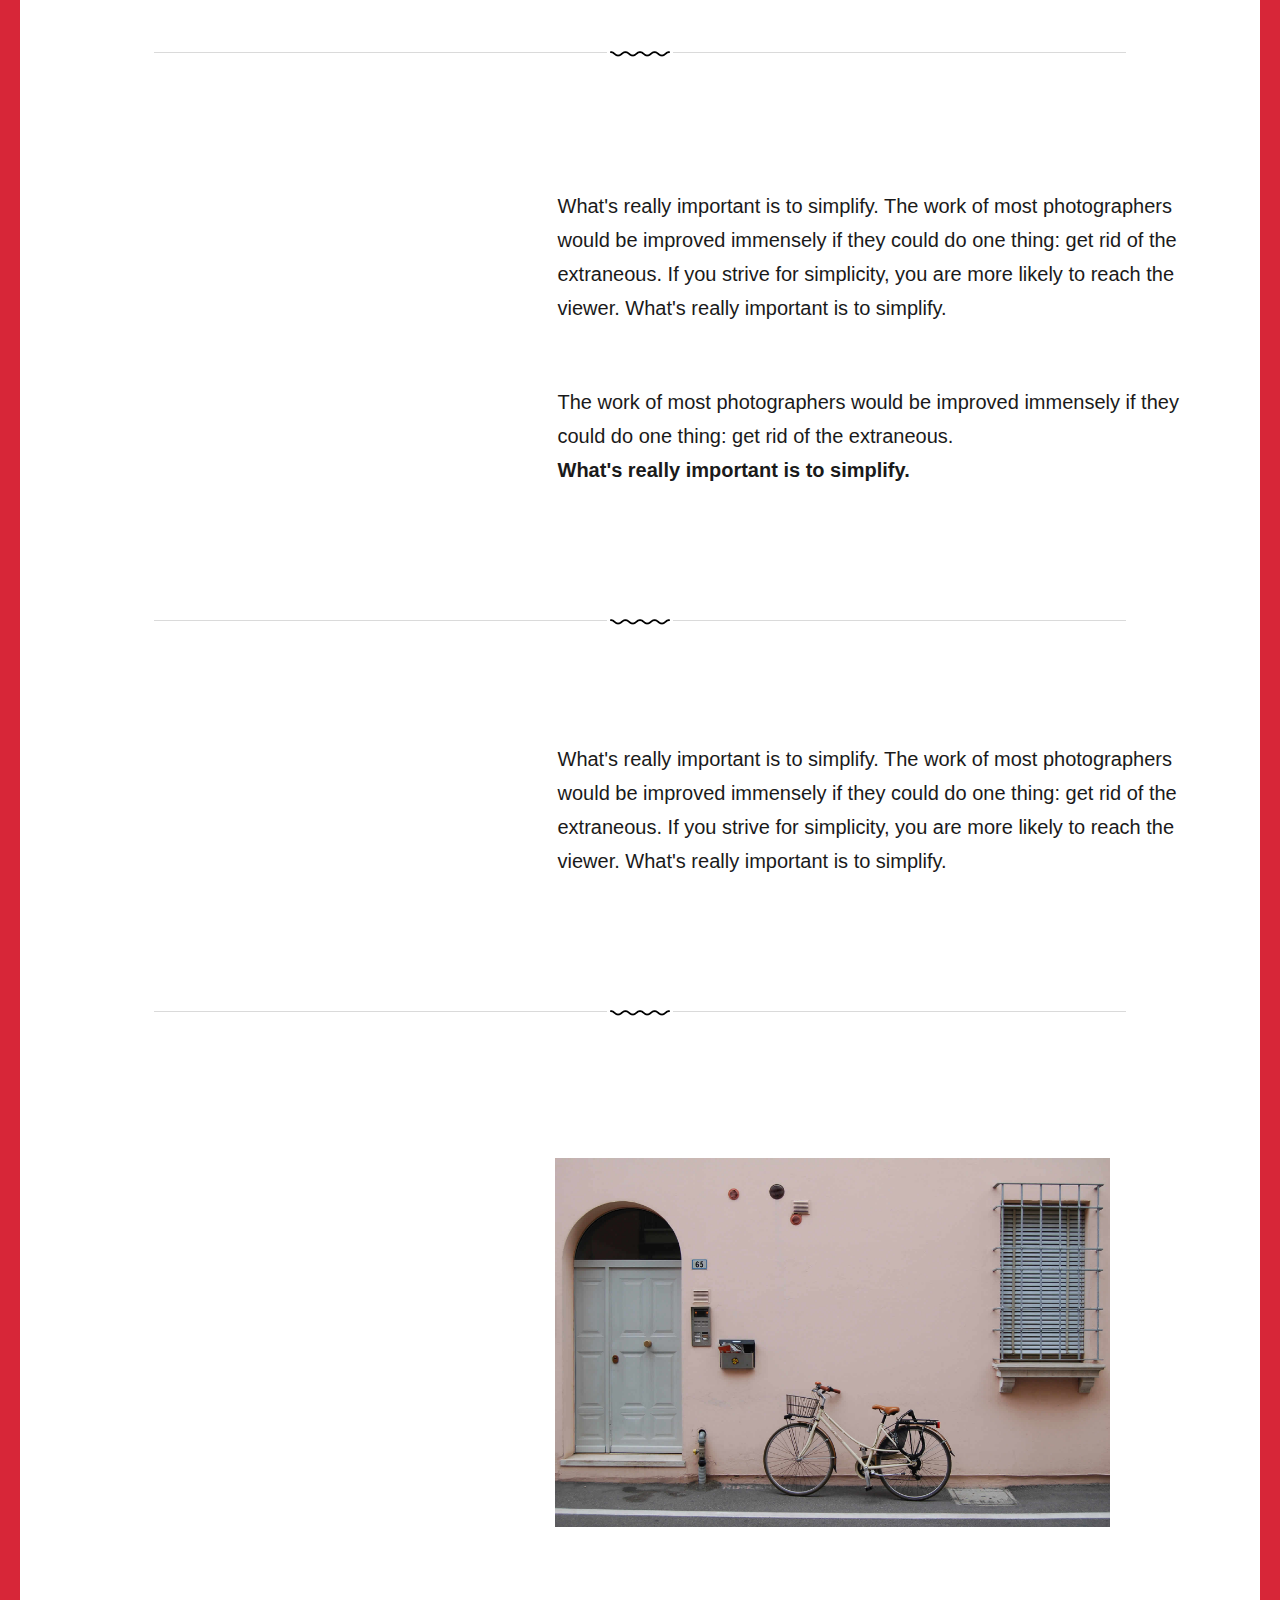
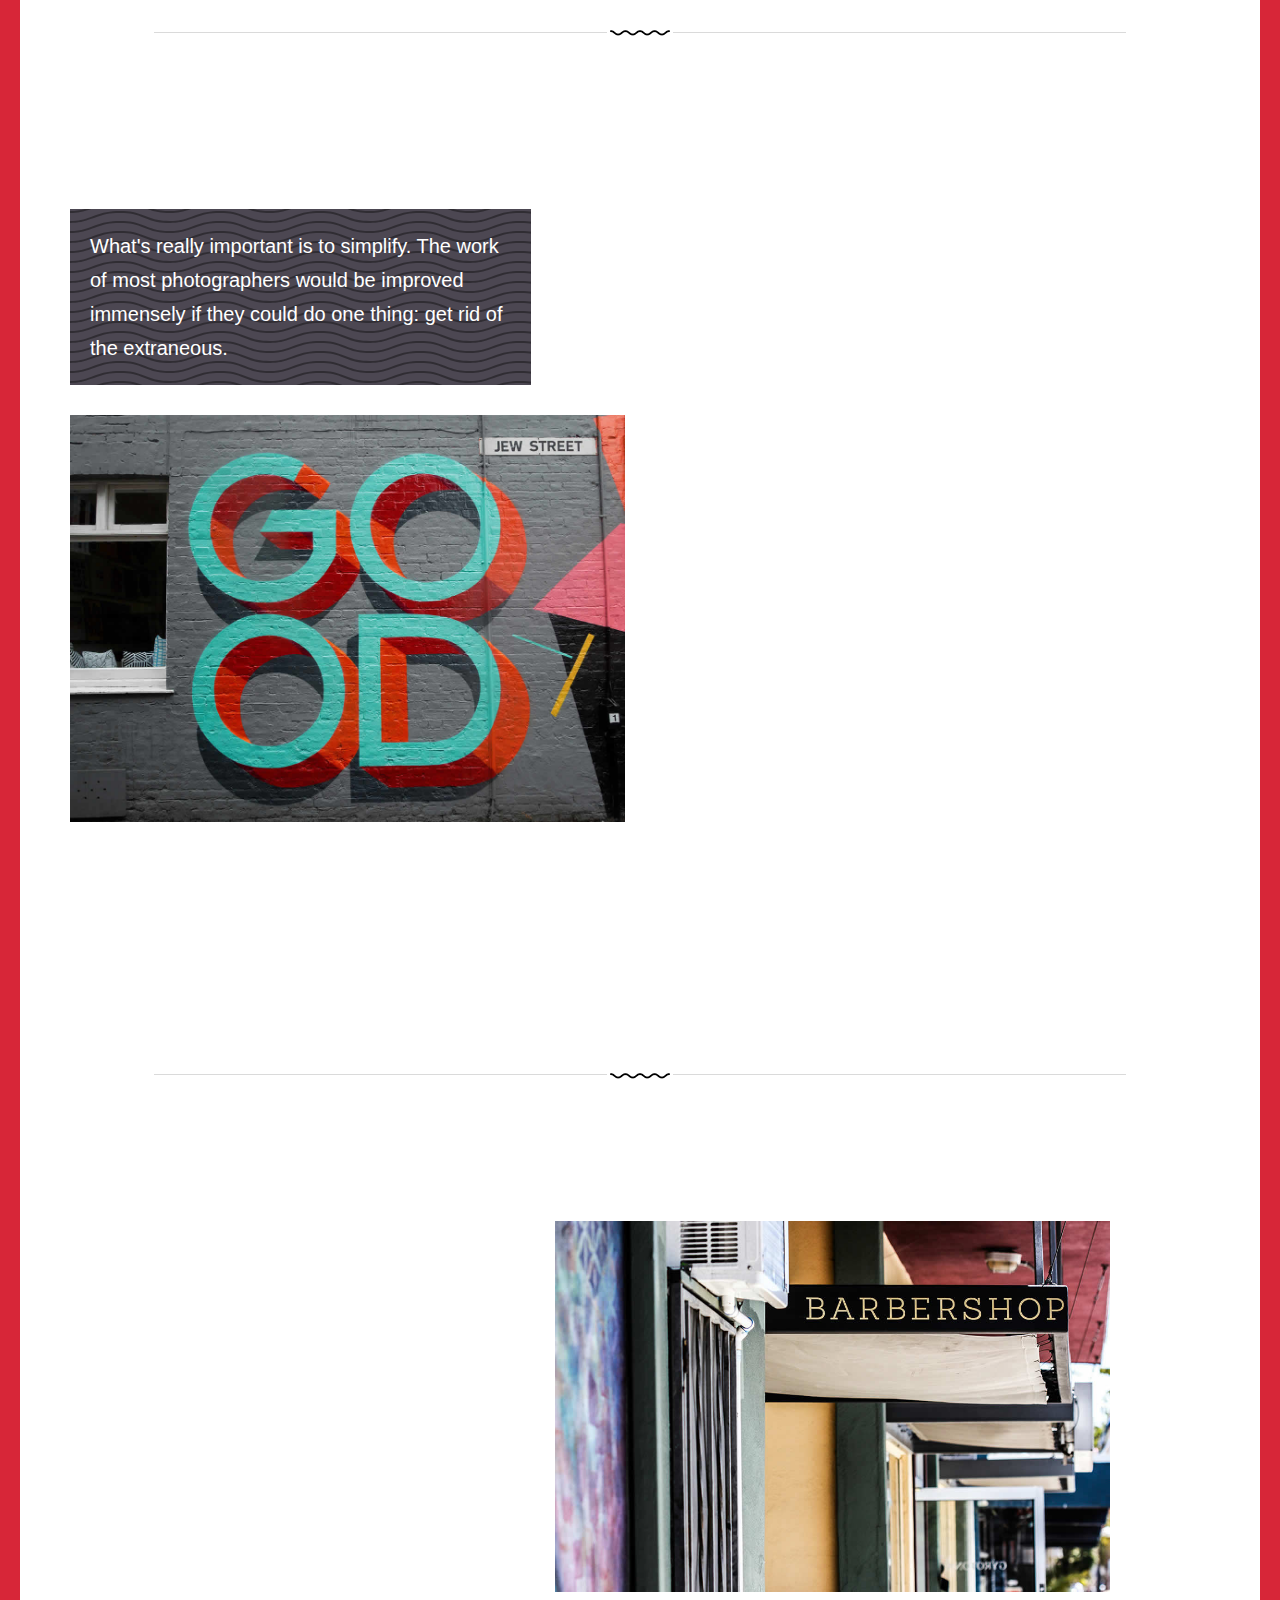
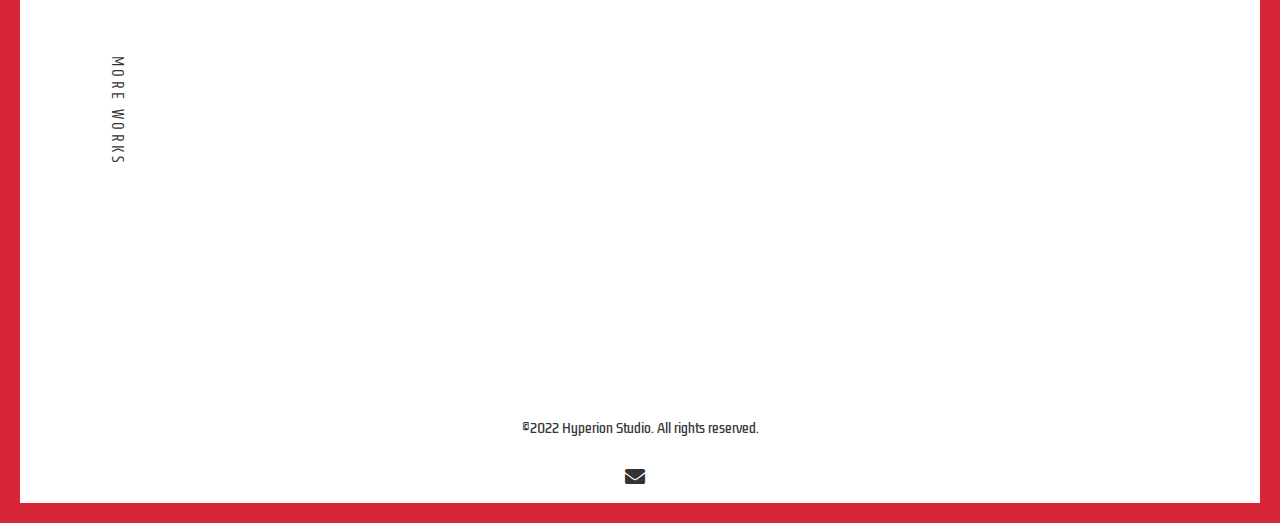
<file: project-description.html>
<!DOCTYPE html>
<html>
	<head>
	<meta charset="utf-8">
	<title>Hyperion Studio &#8212; Case Studies</title>
	<meta name="viewport" content="width=device-width, initial-scale=1">
  <meta property="og:locale" content="en_US"/>
  <link rel="icon" type="image/x-icon" href="assets/img/hyperionstudio_logo_vector.svg">
    
	<link rel="stylesheet" href="assets/css/bootstrap.min.css">
	<link rel="stylesheet" href="assets/css/style.css">
	<link rel="stylesheet" href="assets/css/animate.css">
  <link rel="stylesheet" href="assets/css/touchTouch.css">

  <script async src="https://www.googletagmanager.com/gtag/js?id=G-6L15NLF15W"></script>
  <script>window.dataLayer = window.dataLayer || []; function gtag(){dataLayer.push(arguments);} gtag('js', new Date()); gtag('config', 'G-6L15NLF15W');</script>

	</head>
	<body>

    <nav class="navbar navbar-custom navbar-static-top" role="navigation">
                <div class="container">
                    <div class="navbar-header pull-left">
                        <a href="" class="navbar-brand">
                          <span class="brand-logo"><img src="assets/img/about-imgs/hyperionstudio_logo_about.png" alt="hyperion studio logo"/></span>
                          <span class="span-header">HYPERION STUDIO</span>
                        </a>
                    </div>
                    <div class="main-nav pull-right">
                        <div class="button_container toggle">
                            <span class="top"></span>
                            <span class="middle"></span>
                            <span class="bottom"></span>
                        </div>
                    </div>
                    <div class="overlay" id="overlay">
                        <nav class="overlay-menu">
                            <ul>
                                <li><a href="about.html">About</a></li>
                                <li><a href="history.html">History</a></li>
                                <li><a href="portfolio.html">Portfolio</a></li>
                                <li><a href="project-description.html">Project description</a></li>
                                <li><a href="index.html">Main Website</a></li>
                            </ul>
                        </nav>
                    </div>
                </div>
    </nav>

    <!-- Intro -->
	<div id="inner-section">
			<div class="container">
				<div class="row">
					<div class="col-md-8 pull-right wow fadeInUp animated">
						<h1 class="inner-heading"><span>When I am true to my inspiration, </span> even fight for my design, the project always                        turns out well. 
                         </h1>
						<div class="text-inner wow fadeInUp animated">Creative Studio 21</div>
					</div>
				</div>
			</div>
	</div>
    <!-- /Intro -->

    <section id="portfolio">
      <div class="container">
           <div class="row">
             <div class="banner">
              <h1 class="history-section-h1">Case Study:<br>Iglesia La Ciudad</h1>
               </div>
              </div>        
       </div>
      </section>
    
    <!-- Project-desc Banner -->
    <div class="container">
         <div class="row">
           <div class="banner">
             <img src="assets/img/about-imgs/banner-project.jpg" alt=""/>
             </div>
            </div>        
     </div>
     <!-- /Project-desc Banner -->

       
     <div class="container">
           <div class="row">
             <div class="line-symbol"></div>
           </div>
     </div>
     
     
     <!-- Project description -->
     <div class="container">
        <div class="row">
          <div class="col-md-5 col-sm-5 studio-margin wow fadeInUp animated">
            <h2 class="projectd-heading">THE PROBLEM
            <span>what we saw</span>
             <img src="assets/img/about-imgs/hand1.png" alt=""/>
            </h2>
          </div>
          <div class="col-md-7 col-sm-7 projectd-margin">
            <p class="text-projectd"> What's really important is to simplify. The work of most photographers would be improved immensely if they could do one thing: get rid of the extraneous. If you strive for simplicity, you are more likely to reach the viewer. What's really important is to simplify.</p> 
            <p class="text-projectd">The work of most photographers would be improved immensely if they could do one thing: get rid of the extraneous. <br><strong> What's really important is to simplify. </strong></p> 
          </div>
        </div>
     </div>
     
     <div class="container">
           <div class="row">
             <div class="line-symbol2"></div>
           </div>
     </div>
     
     
     <!-- Project description -->
     <div class="container">
        <div class="row">
          <div class="col-md-5 col-sm-5 projectd-margin wow fadeInUp animated">
            <h2 class="projectd-heading">THE SOLUTION
            <span>what we did</span>
            </h2>
          </div>
          <div class="col-md-7 col-sm-7 projectd-margin">
            <p class="text-projectd">What's really important is to simplify. The work of most photographers would be improved immensely if they could do one thing: get rid of the extraneous. If you strive for simplicity, you are more likely to reach the viewer. What's really important is to simplify.</p> 
          </div>
        </div>
     </div>
     
     <!-- Project images -->
     <div class="container">
           <div class="row">

             <div class="line-symbol2"></div>
                <div class="col-md-6 thumbs wow fadeInUp animated"><a href="assets/img/about-imgs/image2.jpg"><img src="assets/img/about-imgs/image2.jpg" class="image-project" alt=""/></a>
                </div>
                <div class="col-md-6 image-project1 thumbs"><a href="assets/img/about-imgs/image7.jpg"><img src="assets/img/about-imgs/image7.jpg" alt=""/></a></div>
           </div>
     </div>
     
     <div class="container">
           <div class="row">

             <div class="line-symbol2"></div>
                <div class="col-md-6"> 
                 <p class="text-projectd1">What's really important is to simplify. The work of most photographers would be improved immensely if they could do one thing: get rid of the extraneous.</p> 
                <div class="thumbs"><a href="assets/img/about-imgs/image1.jpg"><img src="assets/img/about-imgs/image1.jpg" class="image-project-a" alt=""/></a>
                </div>
                </div>
                
                <div class="col-md-6 image-project2  thumbs wow fadeInUp animated"><a href="assets/img/about-imgs/image3.jpg"><img src="assets/img/about-imgs/image3.jpg" alt=""/></a></div>
           </div>
     </div>
     
     <!-- Project text -->
     <div class="container">
           <div class="row">

             <div class="line-symbol2"></div>
                <div class="col-md-6 thumbs wow fadeInUp animated"> <a href="assets/img/about-imgs/image5.jpg"><img src="assets/img/about-imgs/image5.jpg" class="image-project" alt=""/></a></div>
                <div class="col-md-6 thumbs image-project1"><a href="assets/img/about-imgs/image9.jpg"><img src="assets/img/about-imgs/image9.jpg" alt=""/></a></div>
           </div>
     </div>
     
     <div class="projectd-padding"></div>
     
     <div class="vertical-text-projects"><a href="portfolio.html">MORE WORKS</a></div>
     
     
     <!-- Testimonials text-->
	 <div class="inner-projects">
			<div class="container">
				<div class="row">
					<div class="col-md-8 pull-right wow fadeInUp animated">
						<h1 class="inner-projects-heading"><span>Beauty of style and harmony and grace</span> and good rhythm depend on simplicity. </h1>
						<div class="text-inner-projects">- Plato</div>
                        
					</div>
				</div>
			</div>
	 </div>
     <!-- /Testimonials text -->
     
    <footer>
      <h6>&copy;2022 Hyperion Studio. All rights reserved.</h6>
      <div class="social-icons">
        <ul>
          <li><a href="mailto:hello@hyperionstud.io"><i class="icon fas fa-envelope"></i></a></li>
        </ul>
      </div>
    </footer> 
     
    <script src="assets/js/jquery-1.11.0.js"></script>
	  <script src="assets/js/bootstrap.min.js"></script>
	  <script src="assets/js/nav.js"></script>
    <script src="assets/js/smoothscroll.js"></script>
	  <script src="assets/js/touchTouch.jquery.js"></script>
	  <script src="assets/js/script.js"></script>
    <script src="assets/js/wow.js"></script>
    
    <script>new WOW().init();</script>


	</body>
</html>
</file>
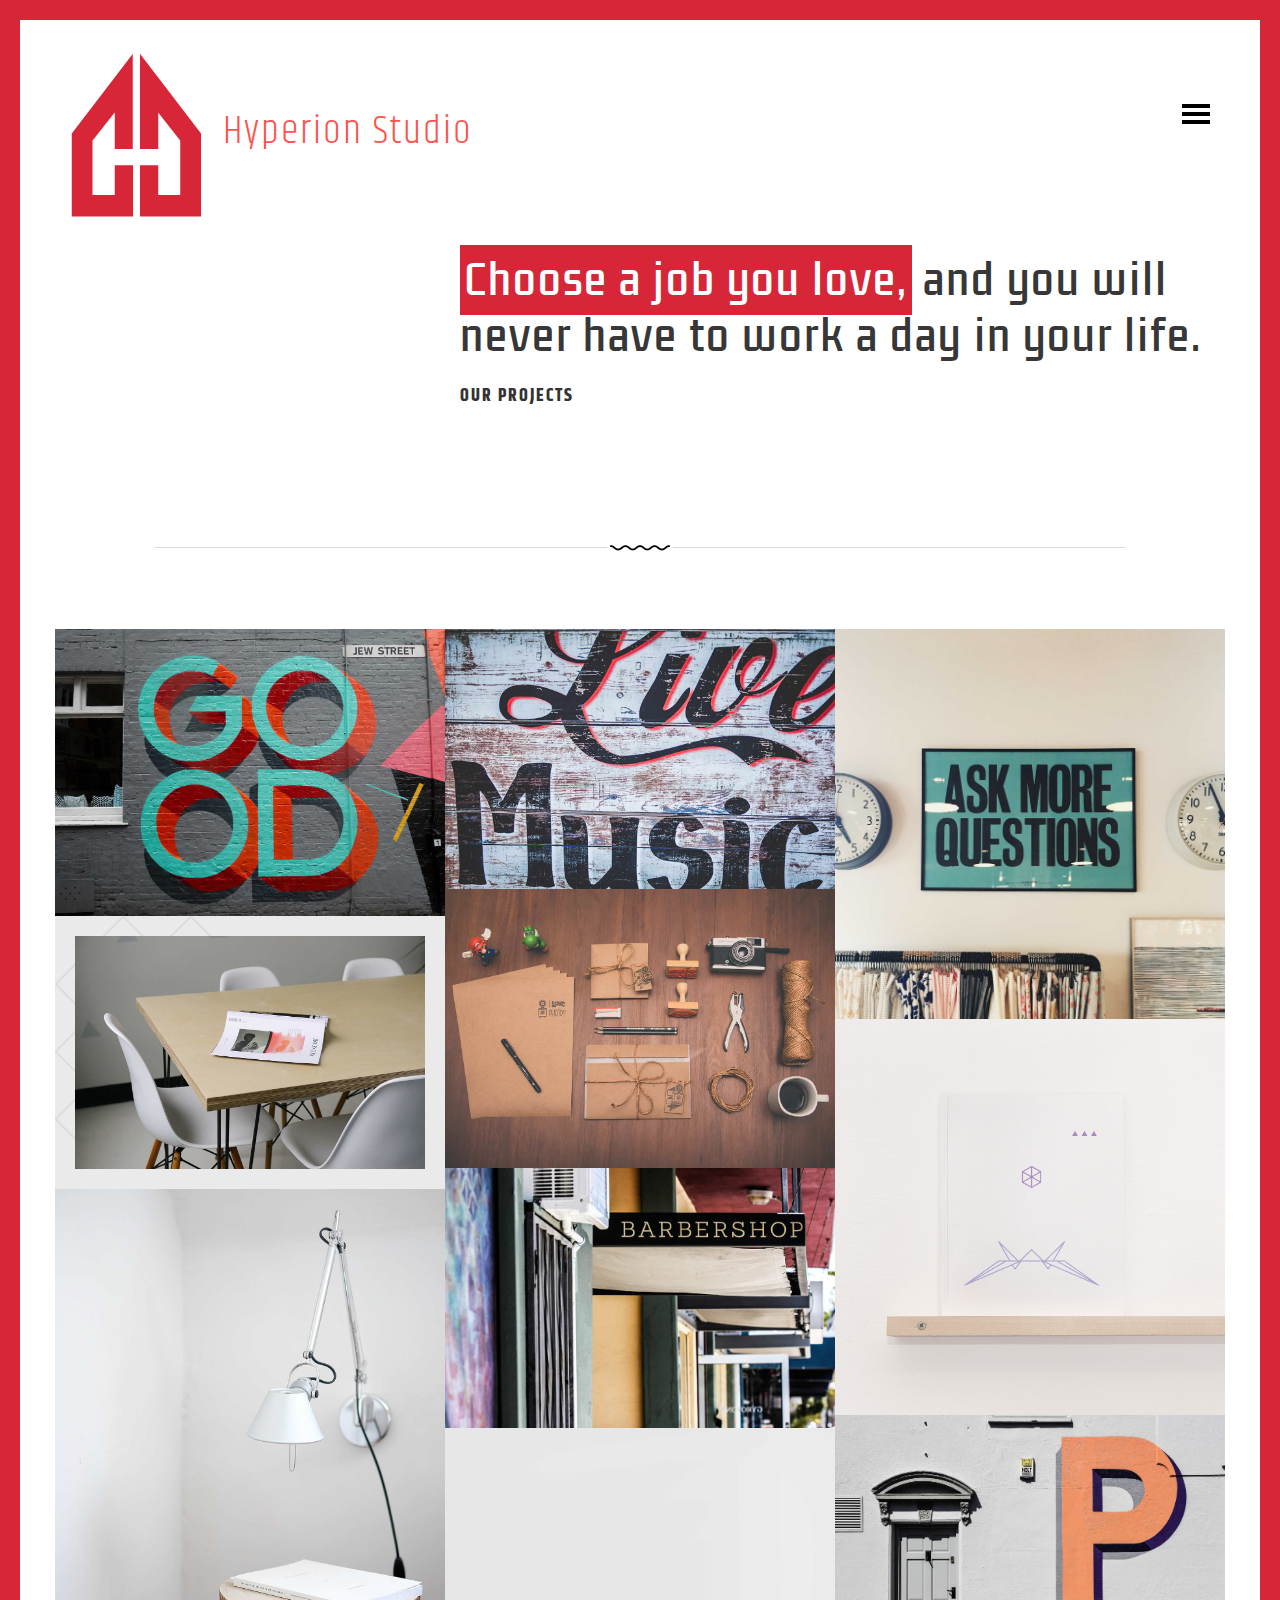
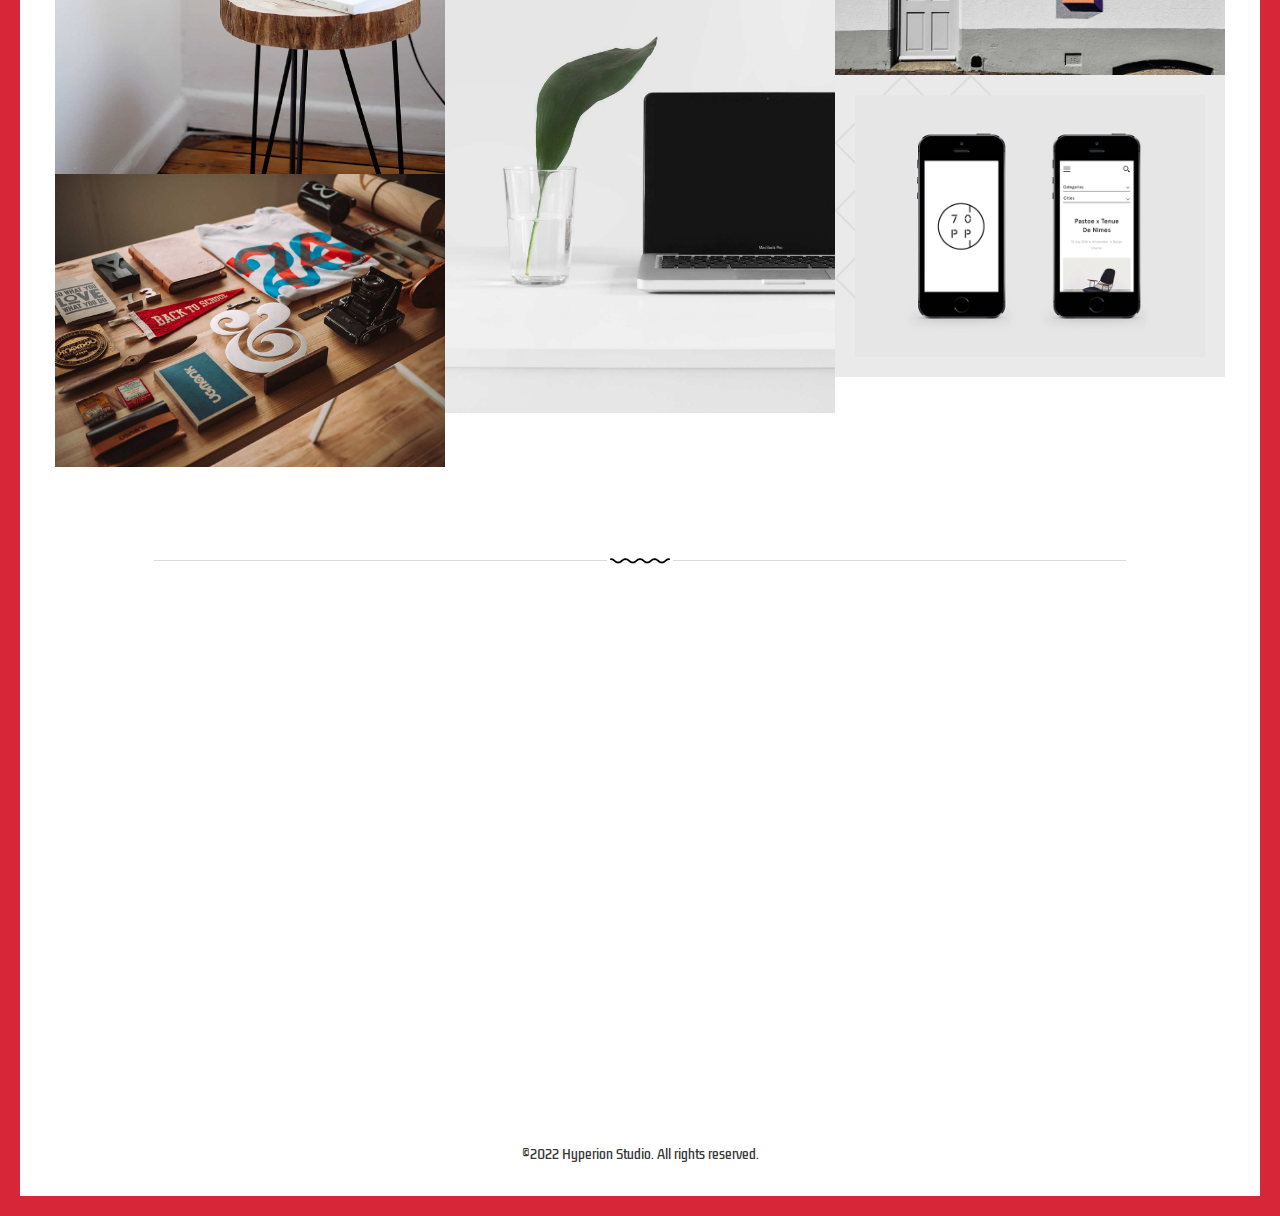
<file: projects.html>
<!DOCTYPE html>
<html>
	<head>
	<meta charset="utf-8">
	<title>Hyperion Studio &#8212; Projects</title>
	<meta name="viewport" content="width=device-width, initial-scale=1">
  <meta property="og:locale" content="en_US"/>
  <link rel="icon" type="image/x-icon" href="assets/img/hyperionstudio_logo_vector.svg">
    
	<link rel="stylesheet" href="assets/css/bootstrap.min.css">
	<link rel="stylesheet" href="assets/css/style.css">
	<link rel="stylesheet" href="assets/css/animate.css">
  <link rel="stylesheet" href="assets/css/touchTouch.css">

  <script async src="https://www.googletagmanager.com/gtag/js?id=G-6L15NLF15W"></script>
  <script>
    window.dataLayer = window.dataLayer || [];
    function gtag(){dataLayer.push(arguments);}
    gtag('js', new Date());

    gtag('config', 'G-6L15NLF15W');
  </script>

	</head>
	<body>

    <nav class="navbar navbar-custom navbar-static-top" role="navigation">
                <div class="container">
                    <div class="navbar-header pull-left">
                        <a href="" class="navbar-brand">
                            <span class="brand-logo"><img src="assets/img/about-imgs/hyperionstudio_logo_about.png" alt=""/></span>
                            <span class="inner-heading">Hyperion Studio</span>
                        </a>
                    </div>
                    <div class="main-nav pull-right">
                        <div class="button_container toggle">
                            <span class="top"></span>
                            <span class="middle"></span>
                            <span class="bottom"></span>
                        </div>
                    </div>
                    <div class="overlay" id="overlay">
                        <nav class="overlay-menu">
                            <ul>
                                <li><a href="index.html">Home</a></li>
                                <li><a href="studio.html">Studio</a></li>
                                <li><a href="projects.html">Projects</a></li>
                                <li><a href="project-description.html">Project description</a></li>
                                <li><a href="contact.html">Contact us</a></li>
                            </ul>
                        </nav>
                    </div>
                </div>
    </nav>

	<div id="inner-section">
			<div class="container">
				<div class="row">
					<div class="col-md-8 pull-right wow fadeInUp animated">
						<h1 class="inner-heading"><span>Choose a job you love,</span> and you will never have to work a day in your life.
                         </h1>
						<div class="text-inner">OUR PROJECTS</div>
					</div>
				</div>
			</div>
	</div>
       
    <div class="container">
           <div class="row">
             <div class="line-symbol"></div>
           </div>
     </div>
     
     <div class="container grid">
         <div class="row">
         
             <div id="photos"> 
                  <div class="thumbs">
                   <figure class="effect-julia">
                       <a href="assets/img/about-imgs/image1.jpg">
						<img src="assets/img/about-imgs/image1.jpg" alt="img21"/>
						<figcaption>
							<div>
								<p>TRES SIMPLE </p>
								<p>BRAND + PRINT</p>
							</div>
						</figcaption>	
                        </a>		
					</figure>
                  </div>
                  <div class="thumbs">
                     <div class="block-project">
                    <figure class="effect-julia">
                       <a href="assets/img/about-imgs/image2.jpg">
						<img src="assets/img/about-imgs/image2.jpg" alt="img21"/>
						<figcaption>
							<div>
								<p>SIMPLES</p>
								<p>BRAND + PRINT + WEB</p>
							</div>
						</figcaption>	
                        </a>		
					</figure>
                    </div>
                  </div>
                  <div class="thumbs">
                    <figure class="effect-julia">
                       <a href="assets/img/about-imgs/image3.jpg">
						<img src="assets/img/about-imgs/image3.jpg" alt="img21"/>
						<figcaption>
							<div>
								<p>MINIMALISM</p>
								<p>BRAND + VIDEO</p>
							</div>
						</figcaption>
                        </a>	
					</figure>
                  </div>
                 <div class="thumbs"> 
                     <figure class="effect-julia">
                       <a href="assets/img/about-imgs/image4.jpg">
						<img src="assets/img/about-imgs/image4.jpg" alt="img21"/>
						<figcaption>
							<div>
								<p>SIMPLE </p>
								<p>BRAND + WEB</p>
							</div>
						</figcaption>	
                        </a>		
					</figure>
                  </div>
                  <div class="thumbs">
                     <figure class="effect-julia">
                       <a href="assets/img/about-imgs/image5.jpg">
						<img src="assets/img/about-imgs/image5.jpg" alt="img21"/>
						<figcaption>
							<div>
								<p>SIMPLE DECOR</p>
								<p>BRAND + VIDEO</p>
							</div>
						</figcaption>	
                        </a>		
					</figure>
                  </div>
                  
                  <div class="thumbs">
                    <figure class="effect-julia">
                       <a href="assets/img/about-imgs/image6.jpg">
						<img src="assets/img/about-imgs/image6.jpg" alt="img21"/>
						<figcaption>
							<div>
								<p>SIMPLE STYLE</p>
								<p>BRAND + PRINT + WEB</p>
							</div>
						</figcaption>	
                        </a>		
					</figure>
                  </div>
                    <div class="thumbs">
                    <figure class="effect-julia">
                       <a href="assets/img/about-imgs/image9.jpg">
						<img src="assets/img/about-imgs/image9.jpg" alt="img21"/>
						<figcaption>
							<div>
								<p>SIMPLE STYLE</p>
								<p>BRAND + PRINT + WEB</p>
							</div>
						</figcaption>	
                        </a>		
					</figure>
                  </div>
                  <div class="thumbs">
                    <figure class="effect-julia">
                       <a href="assets/img/about-imgs/photo6.jpg">
						<img src="assets/img/about-imgs/photo6.jpg" alt="img21"/>
						<figcaption>
							<div>
								<p>HEY SIMPLE </p>
								<p>BRAND + PRINT + WEB</p>
							</div>
						</figcaption>	
                        </a>		
					</figure>
                  </div>
                  <div class="thumbs">
                      <figure class="effect-julia">
                       <a href="assets/img/about-imgs/photo7.jpg">
						<img src="assets/img/about-imgs/photo7.jpg" alt="img21"/>
						<figcaption>
							<div>
								<p>HELLO SIMPLE </p>
								<p>BRAND + PRINT + WEB</p>
							</div>
						</figcaption>	
                        </a>		
					</figure>
                  </div>
                   <div class="thumbs">
                    <figure class="effect-julia">
                       <a href="assets/img/about-imgs/photo1.gif">
						<img src="assets/img/about-imgs/photo1.gif" alt="img21"/>
						<figcaption>
							<div>
								<p>SIMPLES</p>
								<p>BRAND + PRINT + WEB</p>
							</div>
						</figcaption>	
                        </a>		
					</figure>
                  </div>
                  <div class="thumbs">
                    <figure class="effect-julia">
                       <a href="assets/img/about-imgs/image8.jpg">
						<img src="assets/img/about-imgs/image8.jpg" alt="img21"/>
						<figcaption>
							<div>
								<p>SIMPLES</p>
								<p>BRAND + PRINT + WEB</p>
							</div>
						</figcaption>	
                        </a>		
					</figure>
                  </div>
                  <div class="thumbs">
                  <div class="block-project">
                    <figure class="effect-julia">
                       <a href="assets/img/about-imgs/photo2.gif">
						<img src="assets/img/about-imgs/photo2.gif" alt="img21"/>
						<figcaption>
							<div>
								<p>SIMPLES</p>
								<p>BRAND + PRINT + WEB</p>
							</div>
						</figcaption>	
                        </a>		
					</figure>
                    </div>
                  </div>
             
             </div>
         </div>
     </div>
     
     <div class="container">
           <div class="row">
             <div class="line-symbol1"></div>
           </div>
     </div>
     
	 <div class="inner-projects">
			<div class="container">
				<div class="row">
					<div class="col-md-8 pull-right wow fadeInUp animated">
						<h1 class="inner-heading-team">
              "There are desires to return, to love, to not disappear, /
              and there are desires to die, fought by two /
              opposing waters that have never isthmused."
            </h1>
            <h1 class="inner-heading-team">&#8212; <span>Cesar Vallejo</span></h1>
					</div>
				</div>
			</div>
	 </div>

   <footer>
    <h6>&copy;2022 Hyperion Studio. All rights reserved.</h3>
  </footer>
     
    <script src="assets/js/jquery-1.11.0.js"></script>
	  <script src="assets/js/bootstrap.min.js"></script>
    <script src="assets/js/masonry.js"></script>
	  <script src="assets/js/nav.js"></script>
	  <script src="assets/js/touchTouch.jquery.js"></script>
	  <script src="assets/js/script.js"></script>
    <script src="assets/js/smoothscroll.js"></script>
    <script src="assets/js/wow.js"></script>
    <script>
     new WOW().init();
    </script>

	</body>
</html>
</file>
<file: assets/css/main.css>
@import url('https://fonts.googleapis.com/css2?family=Kdam+Thmor+Pro&display=swap');

@import url('https://fonts.googleapis.com/css2?family=Khand&display=swap');

@import url('https://fonts.googleapis.com/css2?family=Yellowtail&display=swap');

/*! normalize.css v3.0.2 | MIT License | git.io/normalize */
html {
    font-family: sans-serif;
    -ms-text-size-adjust: 100%;
    -webkit-text-size-adjust: 100%
}

body {
    margin: 0
}

article,
aside,
details,
figcaption,
figure,
footer,
header,
hgroup,
main,
menu,
nav,
section,
summary {
    display: block
}

audio,
canvas,
progress,
video {
    display: inline-block;
    vertical-align: baseline
}

audio:not([controls]) {
    display: none;
    height: 0
}

[hidden],
template {
    display: none
}

a {
    background-color: transparent
}

a:active,
a:hover {
    outline: 0
}

abbr[title] {
    border-bottom: 1px dotted
}

b,
strong {
    font-weight: bold
}

dfn {
    font-style: italic
}

h1 {
    font-size: 2em;
    font-family: 'Kdam Thmor Pro', sans-serif;
    margin: 0.67em 0
}

mark {
    background: #ff0;
    color: #000
}

small {
    font-size: 80%
}

sub,
sup {
    font-size: 75%;
    line-height: 0;
    position: relative;
    vertical-align: baseline
}

sup {
    top: -0.5em
}

sub {
    bottom: -0.25em
}

img {
    border: 0
}

svg:not(:root) {
    overflow: hidden
}

figure {
    margin: 1em 40px
}

hr {
    box-sizing: content-box;
    height: 0
}

pre {
    overflow: auto
}

code,
kbd,
pre,
samp {
    font-family: monospace, monospace;
    font-size: 1em
}

button,
input,
optgroup,
select,
textarea {
    color: inherit;
    font: inherit;
    margin: 0
}

button {
    overflow: visible
}

button,
select {
    text-transform: none
}

button,
html input[type="button"],
input[type="reset"],
input[type="submit"] {
    -webkit-appearance: button;
    cursor: pointer
}

button[disabled],
html input[disabled] {
    cursor: default
}

button::-moz-focus-inner,
input::-moz-focus-inner {
    border: 0;
    padding: 0
}

input {
    line-height: normal
}

input[type="checkbox"],
input[type="radio"] {
    box-sizing: border-box;
    padding: 0
}

input[type="number"]::-webkit-inner-spin-button,
input[type="number"]::-webkit-outer-spin-button {
    height: auto
}

input[type="search"] {
    -webkit-appearance: textfield;
    box-sizing: content-box
}

input[type="search"]::-webkit-search-cancel-button,
input[type="search"]::-webkit-search-decoration {
    -webkit-appearance: none
}

fieldset {
    border: 1px solid #c0c0c0;
    margin: 0 2px;
    padding: 0.35em 0.625em 0.75em
}

legend {
    border: 0;
    padding: 0
}

textarea {
    overflow: auto
}

optgroup {
    font-weight: bold
}

table {
    border-collapse: collapse;
    border-spacing: 0
}

td,
th {
    padding: 0
}

::-moz-selection {
    background: #333333
}

::selection {
    background: #333333
}

::-moz-selection {
    background: #333333
}

img::-moz-selection {
    background: transparent
}

img::selection {
    background: transparent
}

img::-moz-selection {
    background: transparent
}

body {
    -webkit-tap-highlight-color: #333333
}

body {
    background-color: #D72638;
    font-size: 14px;
    line-height: 1.6;
    font-family: 'Khand', sans-serif;
    color: #fff;
    -webkit-font-smoothing: antialiased;
    -webkit-text-size-adjust: 100%
}

.l-viewport {
    position: relative;
    width: 100%;
    height: 100vh;
    box-shadow: 0 0 45px 5px rgba(0, 0, 0, 0.85);
    overflow: hidden
}

.l-wrapper {
    position: relative;
    width: 1440px;
    max-width: 90%;
    height: 100%;
    margin: 0 auto
}

.l-side-nav {
    position: absolute;
    left: 0;
    display: -webkit-box;
    display: -webkit-flex;
    display: -ms-flexbox;
    display: flex;
    height: 100%;
    -webkit-box-align: center;
    -webkit-align-items: center;
    -ms-flex-align: center;
    align-items: center
}

.l-side-nav::before {
    content: "";
    position: absolute;
    top: 50%;
    left: 0;
    -webkit-transform: translateY(-50%);
    transform: translateY(-50%);
    width: 2px;
    height: 70%;
    max-height: 750px;
    background-color: #555;
    opacity: .35;
    z-index: 10
}

@media (max-width: 1180px) {
    .l-side-nav {
        display: none
    }
}

.l-main-content {
    position: relative;
    width: 100%;
    height: 100%;
    margin: 0;
    padding: 0;
    list-style: none
}

.l-section {
    position: absolute;
    width: 100%;
    height: 100%
}

.device-notification {
    display: none;
    position: fixed;
    top: 0;
    left: 0;
    width: 100%;
    height: 100%;
    -webkit-box-orient: vertical;
    -webkit-box-direction: normal;
    -webkit-flex-direction: column;
    -ms-flex-direction: column;
    flex-direction: column;
    -webkit-box-align: center;
    -webkit-align-items: center;
    -ms-flex-align: center;
    -ms-grid-row-align: center;
    align-items: center;
    -webkit-box-pack: center;
    -webkit-justify-content: center;
    -ms-flex-pack: center;
    justify-content: center;
    background-color: #0c0c0c;
    z-index: 12
}

.device-notification--logo {
    display: -webkit-box;
    display: -webkit-flex;
    display: -ms-flexbox;
    display: flex;
    -webkit-box-align: center;
    -webkit-align-items: center;
    -ms-flex-align: center;
    align-items: center;
    text-decoration: none;
    color: #fff
}

.device-notification--logo p {
    margin: 0 0 0 10px;
    font-size: 16px;
    font-weight: 700;
    text-transform: uppercase
}

.device-notification--message {
    width: 70%;
    margin: 30px 0 0 0;
    font-weight: 700;
    text-align: center
}

@media (max-width: 767px) and (min-width: 601px) and (max-height: 680px) {
    .device-notification {
        display: -webkit-box;
        display: -webkit-flex;
        display: -ms-flexbox;
        display: flex
    }
}

@media (max-width: 600px) and (min-width: 480px) and (max-height: 580px) {
    .device-notification {
        display: -webkit-box;
        display: -webkit-flex;
        display: -ms-flexbox;
        display: flex
    }
}

@media (max-width: 736px) and (min-width: 360px) and (orientation: landscape) {
    .device-notification {
        display: -webkit-box;
        display: -webkit-flex;
        display: -ms-flexbox;
        display: flex
    }
}

@media(max-width: 359px) {
    .device-notification {
        display: -webkit-box;
        display: -webkit-flex;
        display: -ms-flexbox;
        display: flex
    }
}

.section {
    opacity: 0;
    visibility: hidden;
    -webkit-transition: opacity .4s ease-in-out, visibility 0s .4s;
    transition: opacity .4s ease-in-out, visibility 0s .4s
}

.section--is-active {
    opacity: 1;
    visibility: visible;
    z-index: 1;
    -webkit-transition: opacity .4s ease-in-out .4s;
    transition: opacity .4s ease-in-out .4s
}

.section--next {
    -webkit-transform: translateY(-45px);
    transform: translateY(-45px);
    -webkit-transition: -webkit-transform .4s ease-in-out;
    transition: -webkit-transform .4s ease-in-out;
    transition: transform .4s ease-in-out;
    transition: transform .4s ease-in-out, -webkit-transform .4s ease-in-out
}

.section--prev {
    -webkit-transform: translateY(45px);
    transform: translateY(45px);
    -webkit-transition: -webkit-transform .4s ease-in-out;
    transition: -webkit-transform .4s ease-in-out;
    transition: transform .4s ease-in-out;
    transition: transform .4s ease-in-out, -webkit-transform .4s ease-in-out
}

.header {
    position: absolute;
    top: 0;
    left: 0;
    display: -webkit-box;
    display: -webkit-flex;
    display: -ms-flexbox;
    display: flex;
    width: 100%;
    height: 70px;
    -webkit-box-align: center;
    -webkit-align-items: center;
    -ms-flex-align: center;
    align-items: center;
    -webkit-box-pack: justify;
    -webkit-justify-content: space-between;
    -ms-flex-pack: justify;
    justify-content: space-between;
    z-index: 10
}

.header--logo {
    display: -webkit-box;
    display: -webkit-flex;
    display: -ms-flexbox;
    display: flex;
    -webkit-box-align: center;
    -webkit-align-items: center;
    -ms-flex-align: center;
    align-items: center;
    text-decoration: none;
    color: #fff
}

.header--logo p {
    margin: 0 0 0 10px;
    font-size: 16px;
    font-weight: 700;
    font-family: 'Kdam Thmor Pro', sans-serif;
    text-transform: uppercase
}

.header--nav-toggle {
    display: -webkit-box;
    display: -webkit-flex;
    display: -ms-flexbox;
    display: flex;
    width: 50px;
    height: 50px;
    -webkit-box-orient: vertical;
    -webkit-box-direction: normal;
    -webkit-flex-direction: column;
    -ms-flex-direction: column;
    flex-direction: column;
    -webkit-box-align: center;
    -webkit-align-items: center;
    -ms-flex-align: center;
    align-items: center;
    -webkit-box-pack: center;
    -webkit-justify-content: center;
    -ms-flex-pack: center;
    justify-content: center;
    cursor: pointer
}

.header--nav-toggle span,
.header--nav-toggle::before,
.header--nav-toggle::after {
    content: "";
    position: relative;
    width: 16px;
    height: 2px;
    background-color: #fff
}

.header--nav-toggle::before {
    bottom: 5px;
    width: 23px
}

.header--nav-toggle::after {
    top: 5px;
    width: 23px
}

.header--cta {
    position: absolute;
    top: 50%;
    left: 50%;
    -webkit-transform: translate(-50%, -50%);
    transform: translate(-50%, -50%);
    padding: 0 20px;
    line-height: 30px;
    text-decoration: none;
    color: #fff;
    font-weight: 700;
    font-family: 'Yellowtail', cursive;
    text-transform: uppercase;
    background-color: #333333;
    border: none;
    opacity: 0;
    visibility: hidden;
    -webkit-transition: opacity .4s ease-in-out, visibility 0s .4s;
    transition: opacity .4s ease-in-out, visibility 0s .4s
}

.header--cta:focus {
    outline: none
}

.header--cta.is-active {
    opacity: 1;
    visibility: visible;
    -webkit-transition: opacity .4s ease-in-out .4s;
    transition: opacity .4s ease-in-out .4s
}

@media (max-width: 767px) {
    .header--cta {
        display: none
    }
}

.side-nav {
    position: relative;
    display: -webkit-box;
    display: -webkit-flex;
    display: -ms-flexbox;
    display: flex;
    width: 100px;
    height: 70%;
    max-height: 750px;
    -webkit-box-orient: vertical;
    -webkit-box-direction: normal;
    -webkit-flex-direction: column;
    -ms-flex-direction: column;
    flex-direction: column;
    -webkit-justify-content: space-around;
    -ms-flex-pack: distribute;
    justify-content: space-around;
    margin: 0;
    padding: 0;
    list-style-position: inside;
    z-index: 10
}

.side-nav>li {
    position: relative;
    top: -5px;
    color: #fff;
    font-size: 6px;
    cursor: pointer
}

.side-nav>li span {
    position: relative;
    top: 3px;
    left: 10px;
    color: #fff;
    font-size: 14px;
    font-weight: 300;
    opacity: 0;
    visibility: hidden
}

.side-nav>li::before {
    position: absolute;
    top: 3px;
    left: 10px;
    color: #555;
    font-size: 14px;
    font-weight: 300
}

.side-nav li:nth-child(1)::before {
    content: "01"
}

.side-nav li:nth-child(2)::before {
    content: "02"
}

.side-nav li:nth-child(3)::before {
    content: "03"
}

.side-nav li:nth-child(4)::before {
    content: "04"
}

.side-nav li:nth-child(5)::before {
    content: "05"
}

.side-nav li.is-active {
    color: #333333;
    -webkit-transition: color .4s ease-in-out;
    transition: color .4s ease-in-out
}

.side-nav li.is-active span {
    opacity: 1;
    visibility: visible;
    -webkit-transition: opacity .4s ease-in-out;
    transition: opacity .4s ease-in-out
}

.side-nav li.is-active::before {
    left: -33px;
    color: #fff
}

.intro {
    position: relative;
    display: -webkit-box;
    display: -webkit-flex;
    display: -ms-flexbox;
    display: flex;
    width: 900px;
    max-width: 75%;
    height: 100%;
    -webkit-box-orient: vertical;
    -webkit-box-direction: normal;
    -webkit-flex-direction: column;
    -ms-flex-direction: column;
    flex-direction: column;
    -webkit-box-pack: center;
    -webkit-justify-content: center;
    -ms-flex-pack: center;
    justify-content: center;
    margin: 0 auto
}

@media (max-width: 1180px) {
    .intro {
        max-width: 100%
    }
}

.intro--banner {
    position: relative;
    height: 475px
}

.intro--banner::before {
    content: "";
    position: absolute;
    bottom: 20px;
    left: -15px;
    right: 0;
    height: 2px;
    background-color: #282828
}

.intro--banner::after {
    content: "";
    position: absolute;
    bottom: 18px;
    left: 0;
    width: 30px;
    height: 4px;
    background-color: #333333
}

.intro--banner h1 {
    position: relative;
    font-size: 68px;
    font-weight: 900;
    line-height: 1;
    z-index: 1
}

.intro--banner button {
    position: relative;
    padding: 5px 17px 5px 12px;
    font-weight: 700;
    font-family: 'Yellowtail', cursive;
    text-transform: uppercase;
    background-color: transparent;
    border: none
}

.intro--banner button .btn-background {
    position: absolute;
    top: 0;
    left: 23px;
    right: 0;
    height: 100%;
    background-color: #333333;
    z-index: -1;
    -webkit-transition: left .2s ease-in-out;
    transition: left .2s ease-in-out
}

.intro--banner button:hover .btn-background {
    left: 0
}

.intro--banner button:focus {
    outline: none
}

.intro--banner button svg {
    position: relative;
    left: 5px;
    width: 15px;
    fill: #fff
}

.intro--banner img {
    position: absolute;
    bottom: 21px;
    right: -12px
}

.intro--options {
    display: -webkit-box;
    display: -webkit-flex;
    display: -ms-flexbox;
    display: flex;
    -webkit-box-pack: justify;
    -webkit-justify-content: space-between;
    -ms-flex-pack: justify;
    justify-content: space-between;
    margin: 0;
    padding: 0;
    list-style: none
}

.intro--options>a {
    max-width: 250px;
    text-decoration: none;
    color: #282828;
    -webkit-transition: color .2s ease-in-out;
    transition: color .2s ease-in-out
}

.intro--options>a:hover {
    color: #fff
}

.intro--options h3 {
    font-size: 16px;
    font-family: 'Khand', sans-serif;
    text-transform: uppercase
}

.intro--options p {
    margin-bottom: 0
}

@media (max-width: 900px) {
    .intro--banner {
        height: 380px
    }

    .intro--banner h1 {
        font-size: 55px
    }

    .intro--banner img {
        width: 430px
    }

    .intro--options>a {
        margin-right: 30px
    }

    .intro--options>a:last-child {
        margin-right: 0
    }
}

@media (max-width: 767px) {
    .intro--banner {
        height: 305px
    }

    .intro--banner h1 {
        font-size: 44px
    }

    .intro--banner img {
        width: 330px
    }

    .intro--options {
        display: block
    }

    .intro--options>a {
        display: block;
        max-width: 100%;
        margin: 0 0 30px 0
    }

    .intro--options>a:last-child {
        margin-bottom: 0
    }
}

@media (max-width: 600px) {
    .intro--banner {
        height: 360px
    }

    .intro--banner h1 {
        font-size: 55px
    }

    .intro--banner img {
        display: none
    }
}

@media (max-width: 600px) and (max-height: 750px) {
    .intro--banner {
        height: auto
    }

    .intro--banner::before,
    .intro--banner::after {
        display: none
    }

    .intro--banner h1 {
        margin-top: 0
    }

    .intro--options {
        display: none
    }
}

.work {
    position: relative;
    display: -webkit-box;
    display: -webkit-flex;
    display: -ms-flexbox;
    display: flex;
    width: 960px;
    max-width: 80%;
    height: 100%;
    -webkit-box-orient: vertical;
    -webkit-box-direction: normal;
    -webkit-flex-direction: column;
    -ms-flex-direction: column;
    flex-direction: column;
    -webkit-box-pack: center;
    -webkit-justify-content: center;
    -ms-flex-pack: center;
    justify-content: center;
    margin: 0 auto
}

@media (max-width: 1180px) {
    .work {
        max-width: 100%
    }
}

.work h2 {
    margin: 0 0 20px 0;
    font-size: 30px;
    text-align: center
}

.work--lockup {
    position: relative
}

.work--lockup .slider {
    position: relative;
    display: -webkit-box;
    display: -webkit-flex;
    display: -ms-flexbox;
    display: flex;
    width: 80%;
    margin: 0 auto;
    padding: 0;
    list-style: none
}

.work--lockup .slider--item {
    position: absolute;
    display: none;
    text-align: center
}

.work--lockup .slider--item a {
    text-decoration: none;
    color: #858585
}

.work--lockup .slider--item-title {
    margin-top: 10px;
    font-size: 12px;
    font-weight: 700;
    text-transform: uppercase
}

.work--lockup .slider--item-description {
    display: none;
    max-width: 250px;
    margin: 0 auto
}

.work--lockup .slider--item-image {
    width: 150px;
    height: 150px;
    margin: 0 auto;
    border-radius: 50%;
    overflow: hidden
}

.work--lockup .slider--item-image img {
    width: 100%
}

.work--lockup .slider--item-left {
    top: 50%;
    left: 0;
    -webkit-transform: translateY(-50%);
    transform: translateY(-50%);
    display: block
}

.work--lockup .slider--item-right {
    top: 50%;
    right: 0;
    -webkit-transform: translateY(-50%);
    transform: translateY(-50%);
    display: block
}

.work--lockup .slider--item-center {
    position: relative;
    top: 30px;
    left: 50%;
    -webkit-transform: translateX(-50%);
    transform: translateX(-50%);
    display: block
}

.work--lockup .slider--item-center a {
    color: #fff
}

.work--lockup .slider--item-center .slider--item-title {
    margin-top: 25px;
    font-size: 16px
}

.work--lockup .slider--item-center .slider--item-description {
    display: block
}

.work--lockup .slider--item-center .slider--item-image {
    width: 300px;
    height: 300px
}

.work--lockup .slider--next,
.work--lockup .slider--prev {
    position: absolute;
    top: 160px;
    display: -webkit-box;
    display: -webkit-flex;
    display: -ms-flexbox;
    display: flex;
    width: 50px;
    height: 50px;
    -webkit-box-align: center;
    -webkit-align-items: center;
    -ms-flex-align: center;
    align-items: center;
    -webkit-box-pack: center;
    -webkit-justify-content: center;
    -ms-flex-pack: center;
    justify-content: center;
    background-color: #282828;
    border-radius: 50%;
    cursor: pointer
}

.work--lockup .slider--next svg,
.work--lockup .slider--prev svg {
    width: 20px;
    fill: #fff
}

.work--lockup .slider--next {
    right: 0
}

.work--lockup .slider--prev {
    left: 0
}

@media (max-width: 900px) {
    .work--lockup .slider--item-image {
        width: 120px;
        height: 120px
    }

    .work--lockup .slider--item-center .slider--item-image {
        width: 240px;
        height: 240px
    }

    .work--lockup .slider--next,
    .work--lockup .slider--prev {
        top: 130px
    }
}

@media (max-width: 767px) {
    .work--lockup .slider {
        width: 75%
    }

    .work--lockup .slider--item-image {
        width: 90px;
        height: 90px
    }

    .work--lockup .slider--item-center .slider--item-image {
        width: 190px;
        height: 190px
    }

    .work--lockup .slider--next,
    .work--lockup .slider--prev {
        top: 105px
    }
}

@media (max-width: 600px) {
    .work--lockup .slider {
        width: auto
    }

    .work--lockup .slider--item-left,
    .work--lockup .slider--item-right {
        display: none
    }
}

.about {
    position: relative;
    display: -webkit-box;
    display: -webkit-flex;
    display: -ms-flexbox;
    display: flex;
    width: 900px;
    max-width: 75%;
    height: 100%;
    -webkit-box-orient: vertical;
    -webkit-box-direction: normal;
    -webkit-flex-direction: column;
    -ms-flex-direction: column;
    flex-direction: column;
    -webkit-box-pack: center;
    -webkit-justify-content: center;
    -ms-flex-pack: center;
    justify-content: center;
    margin: 0 auto
}

@media (max-width: 1180px) {
    .about {
        max-width: 100%
    }
}

.about--banner {
    position: relative;
    height: 475px
}

.about--banner::before {
    content: "";
    position: absolute;
    top: 20px;
    left: 200px;
    -webkit-transform: rotate(-25deg);
    transform: rotate(-25deg);
    border: 5px solid #333333;
    border-right-color: transparent;
    border-bottom-color: transparent
}

.about--banner::after {
    content: "";
    position: absolute;
    top: 75px;
    left: 400px;
    -webkit-transform: rotate(45deg);
    transform: rotate(45deg);
    width: 10px;
    height: 10px;
    background-color: #333333
}

.about--banner h2 {
    position: relative;
    margin-top: 35px;
    font-size: 68px;
    font-weight: 900;
    line-height: 1;
    z-index: 1
}

.about--banner h2::before {
    content: "";
    position: absolute;
    top: 60px;
    left: 268px;
    width: 30px;
    height: 30px;
    background-color: #333333;
    border-radius: 50%
}

.about--banner h2::after {
    content: "";
    position: absolute;
    top: 255px;
    left: 255px;
    width: 10px;
    height: 10px;
    background-color: #333333
}

.about--banner a {
    padding: 5px 17px 5px 0;
    text-decoration: none;
    color: #fff;
    font-weight: 700;
    text-transform: uppercase;
    background-color: transparent
}

.about--banner a:hover svg {
    left: 10px
}

.about--banner a svg {
    position: relative;
    left: 5px;
    width: 15px;
    fill: #fff;
    -webkit-transition: left .2s ease-in-out;
    transition: left .2s ease-in-out
}

.about--banner img {
    position: absolute;
    bottom: -90px;
    right: -12px
}

.about--options {
    display: -webkit-box;
    display: -webkit-flex;
    display: -ms-flexbox;
    display: flex;
    max-width: 600px;
    -webkit-box-pack: justify;
    -webkit-justify-content: space-between;
    -ms-flex-pack: justify;
    justify-content: space-between;
    margin: 0;
    padding: 0;
    list-style: none
}

.about--options>a {
    position: relative;
    width: 150px;
    height: 75px;
    text-decoration: none;
    color: #fff;
    border: 10px solid #333333;
    background-position: center;
    background-size: cover;
    background-repeat: no-repeat
}

.about--options>a:nth-child(1) {
    background-image: url("../img/about-history.jpg")
}

.about--options>a:nth-child(2) {
    background-image: url("../img/about-clients.jpg")
}

.about--options>a:nth-child(3) {
    background-image: url("../img/about-100devs.png")
}

.about--options>a:hover h3 {
    bottom: -50px
}

.about--options h3 {
    position: absolute;
    bottom: -38px;
    left: 10px;
    font-size: 16px;
    text-transform: uppercase;
    -webkit-transition: bottom .2s ease-in-out, left .2s ease-in-out;
    transition: bottom .2s ease-in-out, left .2s ease-in-out
}

@media (max-width: 767px) {
    .about--banner {
        height: 305px
    }

    .about--banner::before {
        top: 0;
        left: 125px
    }

    .about--banner::after {
        top: 35px;
        left: 260px
    }

    .about--banner h2 {
        margin-top: 10px;
        font-size: 44px
    }

    .about--banner h2::before {
        top: 28px;
        left: 168px
    }

    .about--banner h2::after {
        top: 163px;
        left: 163px
    }

    .about--banner img {
        width: 315px
    }
}

@media (max-width: 600px) {
    .about--banner {
        height: auto
    }

    .about--banner::before {
        left: 155px
    }

    .about--banner::after {
        left: 310px
    }

    .about--banner h2 {
        margin-top: 0;
        font-size: 55px
    }

    .about--banner h2::before {
        top: 43px;
        left: 214px
    }

    .about--banner h2::after {
        top: 205px;
        left: 205px
    }

    .about--banner img {
        display: none
    }

    .about--options {
        display: none
    }
}

.contact {
    position: fixed;
    top: 0;
    left: 0;
    width: 100%;
    height: 100%;
    background-image: url("../img/contact-bg.jpg");
    background-position: center;
    background-size:cover;
    background-repeat: no-repeat
}

.contact--lockup {
    position: relative;
    display: -webkit-box;
    display: -webkit-flex;
    display: -ms-flexbox;
    display: flex;
    width: 900px;
    max-width: 75%;
    height: 100%;
    -webkit-box-align: center;
    -webkit-align-items: center;
    -ms-flex-align: center;
    align-items: center;
    -webkit-box-pack: end;
    -webkit-justify-content: flex-end;
    -ms-flex-pack: end;
    justify-content: flex-end;
    margin: 0 auto
}

@media (max-width: 1180px) {
    .contact--lockup {
        max-width: 90%
    }
}

@media (max-width: 767px) {
    .contact--lockup {
        -webkit-box-pack: center;
        -webkit-justify-content: center;
        -ms-flex-pack: center;
        justify-content: center
    }
}

.contact--lockup .modal {
    padding: 45px 45px;
    text-align: center;
    background-color: #0c0c0c;
    box-shadow: 0 0 30px 0 rgba(0, 0, 0, 0.75)
}

.contact--lockup .modal--information p,
.contact--lockup .modal--information a {
    display: block;
    margin: 14px 0;
    text-decoration: none;
    color: #fff;
    font-weight: 700
}

.contact--lockup .modal--information p {
    margin-top: 0
}

.contact--lockup .modal--options {
    margin: 0;
    padding: 0;
    list-style: none
}

.contact--lockup .modal--options>li {
    width: 130px;
    margin: 0 auto 25px auto
}

.contact--lockup .modal--options li:nth-child(1) {
    margin-bottom: 0;
    background-color: #333333;
    text-transform: uppercase
}

.contact--lockup .modal--options a {
    display: block;
    width: 100%;
    padding: 8px 0;
    text-decoration: none;
    color: #fff;
    font-weight: 700
}

.hire {
    position: relative;
    display: -webkit-box;
    display: -webkit-flex;
    display: -ms-flexbox;
    display: flex;
    width: 700px;
    max-width: 75%;
    height: 100%;
    -webkit-box-orient: vertical;
    -webkit-box-direction: normal;
    -webkit-flex-direction: column;
    -ms-flex-direction: column;
    flex-direction: column;
    -webkit-box-pack: center;
    -webkit-justify-content: center;
    -ms-flex-pack: center;
    justify-content: center;
    margin: 0 auto
}

@media (max-width: 1180px) {
    .hire {
        max-width: 100%
    }
}

.hire h2 {
    margin: 0 0 20px 0;
    font-size: 30px;
    text-align: center
}

.work-request {
    display: -webkit-box;
    display: -webkit-flex;
    display: -ms-flexbox;
    display: flex;
    width: 100%;
    -webkit-box-orient: vertical;
    -webkit-box-direction: normal;
    -webkit-flex-direction: column;
    -ms-flex-direction: column;
    flex-direction: column;
    -webkit-box-align: center;
    -webkit-align-items: center;
    -ms-flex-align: center;
    align-items: center;
    color: #fff
}

.work-request input[type="submit"] {
    width: 400px;
    max-width: 100%;
    line-height: 50px;
    font-size: 16px;
    font-weight: 700;
    text-transform: uppercase;
    background-color: #333333;
    border: none;
    border-radius: 0
}

.work-request input[type="submit"]:focus {
    outline: none
}

.work-request--options {
    display: -webkit-box;
    display: -webkit-flex;
    display: -ms-flexbox;
    display: flex;
    width: 100%;
    -webkit-box-orient: vertical;
    -webkit-box-direction: normal;
    -webkit-flex-direction: column;
    -ms-flex-direction: column;
    flex-direction: column;
    -webkit-box-align: center;
    -webkit-align-items: center;
    -ms-flex-align: center;
    align-items: center;
    margin: 30px 0
}

.work-request--options .options-a {
    display: -webkit-box;
    display: -webkit-flex;
    display: -ms-flexbox;
    display: flex;
    width: 100%;
    -webkit-box-pack: justify;
    -webkit-justify-content: space-between;
    -ms-flex-pack: justify;
    justify-content: space-between
}

.work-request--options .options-b {
    display: -webkit-box;
    display: -webkit-flex;
    display: -ms-flexbox;
    display: flex;
    width: 72%;
    -webkit-flex-wrap: wrap;
    -ms-flex-wrap: wrap;
    flex-wrap: wrap;
    -webkit-justify-content: space-around;
    -ms-flex-pack: distribute;
    justify-content: space-around
}

.work-request--options label {
    display: block;
    width: 200px;
    margin-bottom: 30px;
    line-height: 50px;
    font-size: 16px;
    font-weight: 700;
    text-align: center;
    border: 2px solid #fff;
    cursor: pointer;
    -webkit-transition: background-color .2s ease-in-out, border-color .2s ease-in-out;
    transition: background-color .2s ease-in-out, border-color .2s ease-in-out
}

.work-request--options label svg {
    position: relative;
    left: -5px;
    width: 0;
    fill: #fff;
    -webkit-transition: width .2s ease-in-out;
    transition: width .2s ease-in-out
}

.work-request--options input[type="checkbox"] {
    display: none
}

.work-request--options input[type="checkbox"]:checked+label {
    background-color: #333333;
    border-color: #333333
}

.work-request--options input[type="checkbox"]:checked+label svg {
    width: 15px
}

.work-request--information {
    display: -webkit-box;
    display: -webkit-flex;
    display: -ms-flexbox;
    display: flex;
    width: 100%;
    -webkit-box-pack: justify;
    -webkit-justify-content: space-between;
    -ms-flex-pack: justify;
    justify-content: space-between;
    margin-bottom: 60px
}

.work-request--information .information-name,
.work-request--information .information-email {
    position: relative;
    width: 45%;
    height: 50px;
    font-size: 30px;
    font-weight: 300
}

.work-request--information input[type="text"],
.work-request--information input[type="email"] {
    width: 100%;
    padding: 0 0 5px 0;
    background-color: transparent;
    border: none;
    border-bottom: 1px solid #fff;
    border-radius: 0
}

.work-request--information input[type="text"]:focus,
.work-request--information input[type="email"]:focus {
    outline: none;
    background-color: #0c0c0c
}

.work-request--information label {
    position: absolute;
    top: 0;
    left: 0;
    pointer-events: none;
    -webkit-transition: top .2s ease-in-out, font-size .2s ease-in-out;
    transition: top .2s ease-in-out, font-size .2s ease-in-out
}

.work-request--information input:focus+label,
.work-request--information input.has-value+label {
    top: -15px;
    font-size: 14px
}

@media (max-width: 767px) {
    .work-request--options {
        -webkit-box-orient: horizontal;
        -webkit-box-direction: normal;
        -webkit-flex-direction: row;
        -ms-flex-direction: row;
        flex-direction: row;
        -webkit-justify-content: space-around;
        -ms-flex-pack: distribute;
        justify-content: space-around
    }

    .work-request--options .options-a,
    .work-request--options .options-b {
        display: block;
        width: auto
    }
}

@media (max-width: 600px) {
    .work-request--options {
        margin: 20px 0
    }
}

@media (max-width: 600px) and (max-width: 415px) {
    .work-request--options {
        -webkit-box-pack: justify;
        -webkit-justify-content: space-between;
        -ms-flex-pack: justify;
        justify-content: space-between
    }
}

@media (max-width: 600px) {
    .work-request--options label {
        width: 150px;
        margin-bottom: 15px;
        font-size: 14px
    }

    .work-request--options input[type="checkbox"]:checked+label svg {
        width: 12px
    }

    .work-request--information {
        margin-bottom: 30px
    }

    .work-request--information .information-name,
    .work-request--information .information-email {
        height: 40px;
        font-size: 24px
    }
}

.perspective {
    position: relative;
    width: 100%;
    height: 100%;
    overflow: hidden
}

.perspective--modalview {
    position: fixed;
    -webkit-perspective: 1500px;
    perspective: 1500px
}

.container {
    position: relative;
    -webkit-transform: translateZ(0) translateX(0) rotateY(0deg);
    transform: translateZ(0) translateX(0) rotateY(0deg);
    min-height: 100%;
    outline: 30px solid #333333;
    -webkit-transition: -webkit-transform .4s;
    transition: -webkit-transform .4s;
    transition: transform .4s;
    transition: transform .4s, -webkit-transform .4s
}

.modalview .container {
    position: absolute;
    width: 100%;
    height: 100%;
    overflow: hidden;
    -webkit-backface-visibility: hidden;
    backface-visibility: hidden
}

.effect-rotate-left .container {
    -webkit-transform-origin: 0% 50%;
    transform-origin: 0% 50%;
    -webkit-transition: -webkit-transform .4s;
    transition: -webkit-transform .4s;
    transition: transform .4s;
    transition: transform .4s, -webkit-transform .4s
}

.effect-rotate-left--animate .container {
    -webkit-transform: translateZ(-1800px) translateX(-50%) rotateY(45deg);
    transform: translateZ(-1800px) translateX(-50%) rotateY(45deg);
    outline: 30px solid #333333
}

.outer-nav {
    position: absolute;
    top: 50%;
    left: 55%;
    -webkit-transform: translateY(-50%);
    transform: translateY(-50%);
    -webkit-transform-style: preserve-3d;
    transform-style: preserve-3d;
    margin: 0;
    padding: 0;
    list-style: none;
    text-align: center;
    visibility: hidden;
    -webkit-transition: visibility 0s .2s;
    transition: visibility 0s .2s
}

.outer-nav.is-vis {
    visibility: visible
}

.outer-nav--return {
    position: absolute;
    top: 0;
    left: 0;
    width: 100%;
    height: 100%;
    display: none;
    cursor: pointer;
    z-index: 11
}

.outer-nav--return.is-vis {
    display: block
}

.outer-nav>li {
    -webkit-transform-style: preserve-3d;
    transform-style: preserve-3d;
    -webkit-transform: translateX(350px) translateZ(-1000px);
    transform: translateX(350px) translateZ(-1000px);
    font-size: 55px;
    font-family: 'Kdam Thmor Pro', sans-serif;
    font-weight: 900;
    opacity: 0;
    cursor: pointer;
    -webkit-transition: opacity .2s, -webkit-transform .2s;
    transition: opacity .2s, -webkit-transform .2s;
    transition: transform .2s, opacity .2s;
    transition: transform .2s, opacity .2s, -webkit-transform .2s
}

.outer-nav>li.is-vis {
    -webkit-transform: translateX(0) translateZ(0);
    transform: translateX(0) translateZ(0);
    opacity: 1;
    -webkit-transition: opacity .4s, -webkit-transform .4s;
    transition: opacity .4s, -webkit-transform .4s;
    transition: transform .4s, opacity .4s;
    transition: transform .4s, opacity .4s, -webkit-transform .4s
}

.outer-nav>li::before {
    content: "";
    position: absolute;
    top: 50%;
    left: 50%;
    -webkit-transform: translate(-50%, -25%);
    transform: translate(-50%, -25%);
    width: 110%;
    height: 15px;
    opacity: 0;
    background-color: #333333
}

.outer-nav>li.is-active::before {
    opacity: 1
}

@media (max-width: 767px) {
    .outer-nav>li {
        font-size: 44px
    }
}

@media (max-width: 600px) {
    .outer-nav>li {
        font-size: 34px
    }
}

.outer-nav li.is-vis:nth-child(2) {
    -webkit-transition-delay: .04s;
    transition-delay: .04s
}

.outer-nav li.is-vis:nth-child(3) {
    -webkit-transition-delay: .08s;
    transition-delay: .08s
}

.outer-nav li.is-vis:nth-child(4) {
    -webkit-transition-delay: .12s;
    transition-delay: .12s
}

.outer-nav li.is-vis:nth-child(5) {
    -webkit-transition-delay: .16s;
    transition-delay: .16s
}
</file>
<file: assets/css/style.css>
@import url('https://fonts.googleapis.com/css2?family=Kdam+Thmor+Pro&display=swap');

@import url('https://fonts.googleapis.com/css2?family=Khand&display=swap');

@import url('https://fonts.googleapis.com/css2?family=Yellowtail&display=swap');

@import url(fontawesome-all.min.css);

body {
  font-family: 'Khand', sans-serif;
  background: transparent;
  border: 20px #D72638 solid;
  -webkit-font-smoothing: antialiased;
}

img {
  max-width: 100%;
  height: auto;		
}


a {
  color: #333333;
  -webkit-transition: 0.5s;
  -o-transition: 0.5s;
  transition: 0.5s;
}

a:hover {
  color: #D72638;
  text-decoration: underline;
}

.anchor-alt {
  font-family: 'Yellowtail', cursive;
  color: #D72638;
}

::selection {
  background: #333333;
}

.history-section-h1 {
  text-align: center;
}

.span-header {
  font-size: 40px;
  color: rgba(0, 0, 0, 0.8);
  font-family: 'Kdam Thmor Pro', sans-serif;
}

p {
  margin-bottom: 1.5em;
  font-size: 18px;
  color: #727272;
  font-weight: 300;
  font-family: "Roboto", Arial, serif;
}


h1, h2, h3, h4, h5, h6 {
  color: rgba(0, 0, 0, 0.8);
  font-family: 'Kdam Thmor Pro', sans-serif;
  font-weight: 300;
  margin: 0 0 30px 0;
}

#home-section {
  margin-top: 100px;
  padding-bottom: 90px;
}

.home-heading {
  font-size: 40px;
  font-weight: 300;
  line-height: 1.4;
  margin-bottom: 0;
  padding-bottom: 20px;
  letter-spacing: 2px;
}

.text-home {
  font-size: 18px;
  font-weight: 700;
  line-height: 1.4;
  margin-bottom: 29px;
  padding-bottom: 20px;
  letter-spacing: 2px;
  text-transform: uppercase;
}

.home-heading span {
  background-color: #D72638;
  color: white;
  padding: 4px;
}

#inner-section {
   margin-top: 100px;
   padding-bottom: 110px;
}

.inner-heading {
  font-size: 40px;
  font-weight: 300;
  line-height: 1.4;
  margin-bottom: 0;
  padding-bottom: 20px;
  letter-spacing: 2px;
}

.text-inner {
  font-size: 18px;
  font-weight: 700;
  line-height: 1.4;
  margin-bottom: 0;
  padding-bottom: 20px;
  letter-spacing: 2px;
  text-transform: uppercase;
}

.inner-heading  span {
  background-color: #D72638;
  color: white;
  padding: 4px;
}

.line-symbol2 {
  padding: 0;
  border: none;
  border-top: 1px solid #DADADA;
  color: #DADADA;
  text-align: center;
  width: 83%;
  margin: 0 auto;
  background: transparent;
  margin-top: 113px;
}

.line-symbol2:after {
  content: url(../img/about-imgs/wave.png);
  display: inline-block;
  position: relative;
  top: -0.7em;
  font-size: 0.9em;
  padding: 0 0.25em;
  background: white;
}


.list-doc {
    padding-left: 20px;
    margin-bottom: 20px;
	list-style: circle;
}

.list-doc li {
    font-size: 20px;
    font-weight: 300;
    line-height: 1.4;
    padding-bottom: 10px;
    letter-spacing: 0;
    color: #1a1a1a;
}


/* ----------------------------------------------------
	OVERLAY MENU 
------------------------------------------------------- */


.navbar-custom {
    margin-bottom: 0;
    text-transform: none;
    font-weight: 400;
    -webkit-transition: background .5s ease-in-out;
   -moz-transition: background .5s ease-in-out;
    transition: background .5s ease-in-out;
}

.navbar-custom .navbar-brand {
    font-weight: 400;
    font-size: 25px;
    padding: 0;
    margin: 0;
}

.navbar-custom .navbar-brand span.brand-logo{
    display: inline-block;
    padding: 14px 0;
    margin: 0 16px;
}

.navbar-custom .navbar-brand:focus {
    outline: 0;
}

.navbar-custom .navbar-brand .navbar-toggle {
    padding: 2px 6px;
    color: black;
}

.navbar-custom .navbar-brand .navbar-toggle:focus,
.navbar-custom .navbar-brand .navbar-toggle:active {
    outline: 0;
}

.navbar-custom a {
    color: rgba(254,82,76, 1); 
}

.navbar-custom .nav li a {
    -webkit-transition: background .3s ease-in-out;
    -moz-transition: background .3s ease-in-out;
    transition: background .3s ease-in-out;
	
}

.navbar-custom .nav li a:hover {
    outline: 0;
    color: rgba(255, 255, 255, .8);
    background-color: transparent;
}

.navbar-custom .nav li a:focus,
.navbar-custom .nav li a:active {
    outline: 0;
    background-color: transparent;
}

.navbar-custom .nav li.active {
    outline: 0;
}

.navbar-custom .nav li.active a {
    background-color: rgba(255, 255, 255, .3);
}

.navbar-custom .nav li.active a:hover {
    color: #fff;
}


/* Custom overlay navigation
/* ---------------------------------------------- */
.button_container {
    position: relative;
    margin-top: 64px;
    height: 28px;
    width: 28px;
    cursor: pointer;
    z-index: 999;
    -webkit-transition: opacity .25s ease;
            transition: opacity .25s ease;
}

/* Animate the top hamburger bar */
.button_container.active .top {
    -webkit-transform: translateY(8px) translateX(0) rotate(45deg);
        -ms-transform: translateY(8px) translateX(0) rotate(45deg);
            transform: translateY(8px) translateX(0) rotate(45deg);
    background: black;
}

/* Set the middle hamburger bar's opacity to 0  */
.button_container.active .middle {
    opacity: 0;
    background: black;
}

/* Animate the bottom hamburger bar */
.button_container.active .bottom {
    -webkit-transform: translateY(-8px) translateX(0) rotate(-45deg);
        -ms-transform: translateY(-8px) translateX(0) rotate(-45deg);
            transform: translateY(-8px) translateX(0) rotate(-45deg);
    background:black;
}

.button_container span {
    background: black;
    border: none;
    height: 4px;
    width: 100%;
    position: absolute;
    top: 0;
    left: 0;
    -webkit-transition: all .35s ease;
    transition: all .35s ease;
    cursor: pointer;
}

.button_container span:nth-of-type(2) {
    top: 8px;
}

.button_container span:nth-of-type(3) {
    top: 16px;
}

/* The overlay */
.overlay {
    position: fixed;
    display: block; 
    background: #D72638;
    top: 0;
    border: 0;
    left: 0;
    z-index: 100;
    width: 100%;
    height: 0%;
    opacity: 0;
    visibility: hidden;
    -webkit-transition: opacity .35s, visibility .35s, height .35s;
            transition: opacity .35s, visibility .35s, height .35s;
    overflow: auto;
}

.overlay.open {
    opacity: .95;
    visibility: visible;
    height: 100%;
}

.overlay.open li {
    -webkit-animation: fadeInRight .5s ease forwards;
            animation: fadeInRight .5s ease forwards;
    -webkit-animation-delay: .35s;
        animation-delay: .35s;
}

.overlay.open li:nth-of-type(1) {
    -webkit-animation-delay: .40s;
            animation-delay: .40s;
}

.overlay.open li:nth-of-type(2n) {
    -webkit-animation-delay: .50s;
            animation-delay: .50s;
}

.overlay nav {
    position: relative;
    height: 50%;
    top: 50%;
    text-transform: none;
    font-weight: 700;
    text-align: center;
    -webkit-transform: translateY(-50%);
        -ms-transform: translateY(-50%);
            transform: translateY(-50%);
}

.overlay ul {
    list-style: none;
    padding: 0;
    margin: 0 auto;
    display: inline-block;
    position: relative;
    height: 100%;
}

.overlay ul li {
    display: block;
    height: 15%;
    height: calc(100% / 8);
    min-height: 65px;
    position: relative;
    opacity: 0;
	font-size: 26px;
}

.overlay ul li a {
    display: block;
    font-size: 55px;
    position: relative;
    color: #fff;
    text-decoration: none;
    overflow: hidden;
}

.overlay ul li a:hover:after,
.overlay ul li a:focus:after,
.overlay ul li a:active:after {
    width: 50%;
}

/* Link underline on hover */
.overlay ul li a:after {
    content: '';
    position: absolute;
    bottom: 0;
    left: 50%;
    width: 0%;
    height: 20px;
    background: #333333;
    -webkit-transform: translateX(-50%);
        -ms-transform: translateX(-50%);
            transform: translateX(-50%);     
    -webkit-transition: .15s;
            transition: .15s;
}


/* ----------------------------------------------------
	BUTTONS
------------------------------------------------------- */


.btn {
	font-size: 15px;	
	font-weight: 400;
	color: white;
	margin-top: 35px;
	border: none;
	background-color: #393b3d;	
	padding: 12px 18px;
	-webkit-transition: all .35s; 
	transition: all .35s;
    border-radius: 0;
    -webkit-border-radius: 0;
    -moz-border-radius: 0;
}

.btn:hover {
	background-color: #4c4f51;
	color: white;
}

.ghost-btn {
	background-color: transparent;
	color: white;
	border: 1px solid white;
}

.ghost-btn:hover {
	background-color: white;
	color: #393b3d;
}

.contact-btn {
	color: white;
    border: 2px solid #4c4752;
	margin-top: 25px;
	margin-bottom: 16px;
	background-color: #4c4752;
background-image: url("data:image/svg+xml,%3Csvg width='100' height='20' viewBox='0 0 100 20' xmlns='http://www.w3.org/2000/svg'%3E%3Cpath d='M21.184 20c.357-.13.72-.264 1.088-.402l1.768-.661C33.64 15.347 39.647 14 50 14c10.271 0 15.362 1.222 24.629 4.928.955.383 1.869.74 2.75 1.072h6.225c-2.51-.73-5.139-1.691-8.233-2.928C65.888 13.278 60.562 12 50 12c-10.626 0-16.855 1.397-26.66 5.063l-1.767.662c-2.475.923-4.66 1.674-6.724 2.275h6.335zm0-20C13.258 2.892 8.077 4 0 4V2c5.744 0 9.951-.574 14.85-2h6.334zM77.38 0C85.239 2.966 90.502 4 100 4V2c-6.842 0-11.386-.542-16.396-2h-6.225zM0 14c8.44 0 13.718-1.21 22.272-4.402l1.768-.661C33.64 5.347 39.647 4 50 4c10.271 0 15.362 1.222 24.629 4.928C84.112 12.722 89.438 14 100 14v-2c-10.271 0-15.362-1.222-24.629-4.928C65.888 3.278 60.562 2 50 2 39.374 2 33.145 3.397 23.34 7.063l-1.767.662C13.223 10.84 8.163 12 0 12v2z' fill='%23050506' fill-opacity='0.4' fill-rule='evenodd'/%3E%3C/svg%3E");
}

.contact-btn:hover {
	background-color: #3c3841;
	border-color: #404040;	
}


/* ----------------------------------------------------
	HOME STYLES
------------------------------------------------------- */


.banner {
	margin-top: -50px;
	padding-bottom: 130px;
}


#photos {
  /* Prevent vertical gaps */
  line-height: 0;
  -webkit-column-count: 3;
  -webkit-column-gap:   0px;
  -moz-column-count:    3;
  -moz-column-gap:      0px;
  column-count:         3;
  column-gap:           0px;  
  
}
 .block {
	background-color: #4c4752;
background-image: url("data:image/svg+xml,%3Csvg width='100' height='20' viewBox='0 0 100 20' xmlns='http://www.w3.org/2000/svg'%3E%3Cpath d='M21.184 20c.357-.13.72-.264 1.088-.402l1.768-.661C33.64 15.347 39.647 14 50 14c10.271 0 15.362 1.222 24.629 4.928.955.383 1.869.74 2.75 1.072h6.225c-2.51-.73-5.139-1.691-8.233-2.928C65.888 13.278 60.562 12 50 12c-10.626 0-16.855 1.397-26.66 5.063l-1.767.662c-2.475.923-4.66 1.674-6.724 2.275h6.335zm0-20C13.258 2.892 8.077 4 0 4V2c5.744 0 9.951-.574 14.85-2h6.334zM77.38 0C85.239 2.966 90.502 4 100 4V2c-6.842 0-11.386-.542-16.396-2h-6.225zM0 14c8.44 0 13.718-1.21 22.272-4.402l1.768-.661C33.64 5.347 39.647 4 50 4c10.271 0 15.362 1.222 24.629 4.928C84.112 12.722 89.438 14 100 14v-2c-10.271 0-15.362-1.222-24.629-4.928C65.888 3.278 60.562 2 50 2 39.374 2 33.145 3.397 23.34 7.063l-1.767.662C13.223 10.84 8.163 12 0 12v2z' fill='%23050506' fill-opacity='0.4' fill-rule='evenodd'/%3E%3C/svg%3E");
	padding: 20px;
	min-height: 300px;
	border: 2px double white;
	display: block;
    position: relative;
    -webkit-transition: all 0.35s;
    transition: all 0.35s;
    outline: 1px solid white;
    outline-offset: -18px;
}

 .block .text {
  font-size: 30px;
  text-transform: uppercase;
  color: white;
  font-weight: 300;
  margin-top: 50px;
}

 .block .text p {
  font-size: 15px;
  text-transform: uppercase;
  color: white;
  font-weight: 300;
  margin-top: 50px;
} 

 .block1 {
	background-color: #eaeaea;
	padding: 20px;
	min-height: 262px;
}

 .block1 .text {
  font-size: 19px;
  color: black;
  font-weight: 300;
  margin-top: 40px;
  line-height: 1.7;
  text-align: left;
}

.story { 
	margin-top: 30px;
	color: #669999;
	font-size: 16px;
	text-align: left;
}

.grid {
	position: relative;
	list-style: none;
	text-align: center;
	margin-top: 40px;
}


.grid figure {
	position: relative;
	overflow: hidden;
	text-align: center;
	cursor: pointer;
	line-height: 1.4;
}

.grid figure img {
	position: relative;
}

.grid figure figcaption {
	padding: 2em;
	color: #fff;
	text-transform: uppercase;
	-webkit-backface-visibility: hidden;
	backface-visibility: hidden;
}

.grid figure figcaption::before,
.grid figure figcaption::after {
	pointer-events: none;
}

.grid figure figcaption,
.grid figure figcaption > a {
	position: absolute;
	top: 0;
	left: 0;
	width: 100%;
	height: 100%;
}


.grid figure figcaption > a {
	z-index: 1000;
	text-indent: 200%;
	white-space: nowrap;
	font-size: 0;
	opacity: 0;
}

.grid figure h2 {
	word-spacing: -0.15em;
	font-weight: 400;
}

.grid figure h2 span {
	font-weight: 400;
	margin-left: 10px;
}


.grid figure p {
	letter-spacing: 1px;
	color: white;
	text-align: center;
}


figure.effect-julia {
	background: #2f3238;
}

figure.effect-julia img {
	-webkit-transition: opacity 1s, -webkit-transform 1s;
	transition: opacity 1s, transform 1s;
	-webkit-backface-visibility: hidden;
	backface-visibility: hidden;
}

figure.effect-julia figcaption {
	text-align: left;
}

figure.effect-julia h2 {
	position: relative;
	padding: 0.5em 0;
	font-size: 20px;
}

figure.effect-julia p {
	display: inline-block;
	margin: 0 0 0.25em;
	padding: 20px;
	background: rgba(255,255,255,0.9);
	color: #2f3238;
	text-transform: none;
	font-weight: 400;
	font-size: 18px;
	-webkit-transition: opacity 0.35s, -webkit-transform 0.35s;
	transition: opacity 0.35s, transform 0.35s;
	-webkit-transform: translate3d(-360px,0,0);
	transform: translate3d(-360px,0,0);
}

figure.effect-julia p:first-child {
	-webkit-transition-delay: 0.15s;
	transition-delay: 0.15s;
}

figure.effect-julia p:nth-of-type(2) {
	-webkit-transition-delay: 0.1s;
	transition-delay: 0.1s;
}

figure.effect-julia p:nth-of-type(3) {
	-webkit-transition-delay: 0.05s;
	transition-delay: 0.05s;
}

figure.effect-julia:hover p:first-child {
	-webkit-transition-delay: 0s;
	transition-delay: 0s;
}

figure.effect-julia:hover p:nth-of-type(2) {
	-webkit-transition-delay: 0.05s;
	transition-delay: 0.05s;
}

figure.effect-julia:hover p:nth-of-type(3) {
	-webkit-transition-delay: 0.1s;
	transition-delay: 0.1s;
}

figure.effect-julia:hover img {
	opacity: 0.4;
	-webkit-transform: scale3d(1.1,1.1,1);
	transform: scale3d(1.1,1.1,1);
}

figure.effect-julia:hover p {
	opacity: 1;
	-webkit-transform: translate3d(0,0,0);
	transform: translate3d(0,0,0);
}


/* ----------------------------------------------------
	MASONRY STYLES
------------------------------------------------------- */


@media (max-width: 1204px) {
  #photos {
  -moz-column-count:    3;
  -webkit-column-count: 3;
  column-count:         3;
  }
}
@media (max-width: 1000px) {
  #photos {
  -moz-column-count:    2;
  -webkit-column-count: 2;
  column-count:         2;
  }
}
@media (max-width: 800px) {
  #photos {
  -moz-column-count:    2;
  -webkit-column-count: 2;
  column-count:         2;
  }
}
@media (max-width: 400px) {
  #photos {
  -moz-column-count:    1;
  -webkit-column-count: 1;
  column-count:         1;
  }
}

.vertical-text {
	-ms-transform: rotate(90deg);
	-moz-transform: rotate(90deg);
	-webkit-transform: rotate(90deg);
	transform: rotate(90deg);
	-ms-transform-origin: left top 0;
	-moz-transform-origin: left top 0;
	-webkit-transform-origin: left top 0;
	transform-origin: left top 0;
	background: transparent;
	color: #669999;
	margin-left: 120px;
	padding: 10px;
	text-transform: uppercase;
	text-transform: 1px 1px 0px rgba(0, 0, 0, 0.5);
	float: left;
	letter-spacing: 0.2em;
	font-size: 17px;
}

.vertical-text-projects {
	-ms-transform: rotate(90deg);
	-moz-transform: rotate(90deg);
	-webkit-transform: rotate(90deg);
	transform: rotate(90deg);
	-ms-transform-origin: left top 0;
	-moz-transform-origin: left top 0;
	-webkit-transform-origin: left top 0;
	transform-origin: left top 0;
	background: transparent;
	color: #669999;
	margin-left: 120px;
	padding: 10px;
	text-transform: uppercase;
	text-transform: 1px 1px 0px rgba(0, 0, 0, 0.5);
	float: left;
	letter-spacing: 0.2em;
	font-size: 17px;
}

.line-symbol {
    padding: 0;
    border: none;
    border-top: 1px solid #DADADA;
    color: #DADADA;
    text-align: center;
	width: 83%;
	margin: 0 auto;
	background: transparent;
	margin-top: 8px;
	margin-bottom: 15px;
}

.line-symbol:after {
    content: url(../img/about-imgs/wave.png);
    display: inline-block;
    position: relative;
    top: -0.7em;
    font-size: 0.9em;
    padding: 0 0.25em;
    background: white;
}

.line-symbol1 {
    padding: 0;
    border: none;
    border-top: 1px solid #DADADA;
    color: #DADADA;
    text-align: center;
	width: 83%;
	margin: 0 auto;
	background: transparent;
	margin-top: 93px;
	margin-bottom: 43px;
}

.line-symbol1:after {
    content: url(../img/about-imgs/wave.png);
    display: inline-block;
    position: relative;
    top: -0.7em;
    font-size: 0.9em;
    padding: 0 0.25em;
    background: white;
}


#client-section {
   margin-top: 30px;
   padding-bottom: 90px;
}

.client-heading {
  font-size: 30px;
  font-weight: 300;
  line-height: 1.4;
  margin-bottom: 0;
  padding-bottom: 20px;
  letter-spacing: 2px;
}

.client-logos {
	margin-left: 20px;
}


/* ----------------------------------------------------
	STUDIO STYLES
------------------------------------------------------- */

.studio-margin {
	margin-top: 55px;
}

.studio-heading {
   font-size: 30px;
   font-weight: 700;
   line-height: 1.4;
   margin-bottom: 0;
   padding-bottom: 20px;
   letter-spacing: 2px;
}

.studio-heading span {
   font-size: 20px;
   font-weight: 300;
   line-height: 1.4;
   margin-top: 6px;
   padding-bottom: 50px;
   letter-spacing: 2px;
   display: block;
   color: #D72638;
}

.text-studio {
  font-size: 20px;
  font-weight: 300;
  line-height: 1.7;
  margin-bottom: 0;
  padding-bottom: 20px;
  letter-spacing: 0;
  color: #1a1a1a;
}

.text-bold {
  font-size: 20px;
  font-weight: 700;
  line-height: 1.7;
  padding-bottom: 20px;
  letter-spacing: 0;
  color: #1a1a1a;
  text-transform: uppercase;
}

.list-group {
    padding-left: 20px;
    margin-bottom: 20px;
	list-style: circle;
}

 .img-studio {
    border: 20px #D72638 solid;
    position: relative;
	margin-top: 10px;
}



/* Clients section */


.clients-heading {
	color: #ff6633;
	font-size: 22px;
	text-align: center;
	padding-bottom: 15px;
}

.clients {
	margin-top: 110px;
	padding-bottom: 15px;
}

.clients-logos {
	margin-top: -40px;
	margin-bottom: 14px;
}

.clients-a {
	margin-top: 110px;
	padding-bottom: 15px;
}

/* Team banner*/

.team-banner {
    display: table;
    width: 100%;
    height: 560px;
    color: #fff;
    background: url(../img/team-banner.jpg) no-repeat center center scroll;
    -webkit-background-size: cover;
    -moz-background-size: cover;
    background-size: cover;
    -o-background-size: cover;
}


.team {
    padding-top: 40px;
	padding-bottom: 40px;
	margin-top: 88px;
}

.team-heading {
	color: white;
	font-size: 22px;
	margin-top: 22px;
	padding-bottom: 10px;
	font-weight: 400;
	text-align: center;
	letter-spacing: 2px;
}

.bg-team {
	background-color: #ff6633;
}


/* Team section */

.designer-top {
	background: url(../img/about-imgs/about-bryan.png) no-repeat center;
	width: 25%;
	float: left;
	min-height: 100%;
	display: inline-block;
	padding: 15em 5em 6em;
  /* 15, 5 */
}

.designer-top h4 {
	font-size: 22px;
	color: white;
	text-transform: uppercase;
	font-weight: 400;
}

.designer-top span {
	font-size: 18px;
	color: white;
	text-transform: uppercase;
	font-weight: bold;
}

.designer-top p {
	font-size: 15px;
	color:white;
	line-height: 1.7;
	margin-top: 16px;
}

.designer-in {
	background: url(../img/about-imgs/about-johan.png) no-repeat left;
	text-align: left;
}

.designer-in-top {
	background: url(../img/about-imgs/no-pfp.jpg) no-repeat left top;
}

.designer-in-on {
	background: url(../img/about-imgs/about-joey.png) no-repeat left;
	text-align: left;
}


.inner-team {
   margin-top: 40px;
   padding-bottom: 90px;
}

.inner-heading-team {
  font-size: 40px;
  font-weight: 300;
  line-height: 1.4;
  margin-bottom: 0;
  padding-bottom: 20px;
  letter-spacing: 2px;
}

.text-inner-team {
  font-size: 18px;
  font-weight: 700;
  line-height: 1.4;
  margin-bottom: 0;
  padding-bottom: 20px;
  letter-spacing: 2px;
  text-transform: uppercase;
}

.inner-heading-team span {
  background-color: #D72638;
  color: white;
  padding: 4px;
}

.spiral-image {
	margin-top: 70px;
}

/*-- Services --*/

.grid-serv {
	margin: 55px auto;
	list-style: none;
	text-align: center;
}

.speciality-grid {
	padding: 0;
	text-align: left;
}

.speciality h2 {
	color: #EF4C89;
}

.speciality h4 {
	font-size: 20px;
	text-align: left;
	line-height: 35px;
	margin-bottom: 50px;
	color: #EEE;
}

.specialities p {
	line-height: 30px;
	color: #CCC;
	margin-bottom: 25px;
}

.speciality .grid figure {
	margin: 0;
	position: relative;
}


.speciality-info:hover {
	background-color: #eaeaea;
}

.grid-serv figcaption {
	position: absolute;
	top: 0;
	left: 0;
	padding: 20px;
	color: #EEE;
	text-align: center;
}

.grid-serv figcaption h3 {
	margin: 0;
	padding: 0;
	color: #fff;
	margin-bottom: 12px
}

.cs-style-3 figure {
	overflow: hidden;
}

.cs-style-3 figure .speciality-info {
	-webkit-transition: -webkit-transform 0.4s;
	-moz-transition: -moz-transform 0.4s;
	transition: transform 0.4s;
}

.no-touch .cs-style-3 figure:hover .speciality-info, .cs-style-3 figure.cs-hover .speciality-info {
	-webkit-transform: translateY(-50px);
	-moz-transform: translateY(-50px);
	-ms-transform: translateY(-50px);
	transform: translateY(-50px);
}

.cs-style-3 figcaption {
	height: 100px;
	width: 100%;
	top: auto;
	bottom: 0;
	opacity: 0;
	-webkit-transform: translateY(100%);
	-moz-transform: translateY(100%);
	-ms-transform: translateY(100%);
	transform: translateY(100%);
	-webkit-transition: -webkit-transform 0.4s, opacity 0.1s 0.3s;
	-moz-transition: -moz-transform 0.4s, opacity 0.1s 0.3s;
	transition: transform 0.4s, opacity 0.1s 0.3s;
}

.no-touch .cs-style-3 figure:hover figcaption, .cs-style-3 figure.cs-hover figcaption {
	opacity: 1;
	-webkit-transform: translateY(0px);
	-moz-transform: translateY(0px);
	-ms-transform: translateY(0px);
	transform: translateY(0px);
	-webkit-transition: -webkit-transform 0.4s, opacity 0.1s;
	-moz-transition: -moz-transform 0.4s, opacity 0.1s;
	transition: transform 0.4s, opacity 0.1s;
}

.speciality-info {
	text-align: center;
	color: #EEE;
	height: 250px;
	padding-top: 76px;
}

.speciality-info img {
	width: 80px;
}

.speciality-info h3 {
	margin-top: 20px;
	color:  #D72638;
	text-transform: capitalize;
	font-size: 22px;
	font-weight: 700;
}

.grid1 {
	border-bottom: 1px solid #DADADA;
	border-right: 1px solid #DADADA;
}

.grid2 {
	border-bottom: 1px solid #DADADA;
}

.grid3 {
	border-bottom: 1px solid #DADADA;
	border-left: 1px solid #DADADA;
}

.grid4 {
	border-right: 1px solid #DADADA;
}

.grid6 {
	border-left: 1px solid #DADADA;
}


/* ----------------------------------------------------
	PROJECT STYLES
------------------------------------------------------- */


.inner-projects {
   margin-top: 40px;
   padding-bottom: 90px;
}

.inner-projects-heading {
  font-size: 40px;
  font-weight: 300;
  line-height: 1.4;
  margin-bottom: 0;
  padding-bottom: 20px;
  letter-spacing: 2px;
}

.text-inner-projects {
  font-size: 18px;
  font-weight: 700;
  line-height: 1.4;
  margin-bottom: 0;
  padding-bottom: 20px;
  letter-spacing: 2px;
  text-transform: uppercase;
}

.inner-projects-heading   span {
	background-color: #c1d6d6;
	color: white;
	padding: 4px;
}

 .block-project {
	background-color: #eaeaea;
	padding: 20px;
	min-height: 263px;
	background-image: url(../img/about-imgs/celtic.png);
	background-position: left top;
	background-repeat: no-repeat;
}


/* ----------------------------------------------------
	PROJECT DECSRIPTION STYLES
------------------------------------------------------- */

.projectd-margin {
	margin-top: 55px;
}

.projectd-heading {
   font-size: 30px;
   font-weight: 700;
   line-height: 1.4;
   margin-bottom: 0;
   padding-bottom: 50px;
   letter-spacing: 2px;
}

.projectd-heading span {
   font-size: 20px;
   font-weight: 300;
   line-height: 1.4;
   margin-top: 6px;
   padding-bottom: 50px;
   letter-spacing: 2px;
   display: block;
   color: #669999;
}

.text-projectd {
  font-size: 20px;
  font-weight: 300;
  line-height: 1.7;
  margin-bottom: 0;
  margin-top: 40px;
  padding-bottom: 20px;
  letter-spacing: 0;
  color: #1a1a1a;
}

.text-projectd-text {
  font-size: 20px;
  font-weight: 300;
  line-height: 1.7;
  margin-bottom: 0;
  margin-top: 20px;
  padding-bottom: 20px;
  letter-spacing: 0;
  color: #1a1a1a;
}

.image-project {
	margin-top: 70px;
	padding-bottom: 40px;
}

.image-project1 {
	position:relative;
	margin-left: -100px;
	top: 120px;
}


.image-project-a {
	margin-top: 0;
}

.image-project2 {
	position:relative;
	margin-left: -100px;
	margin-top: 70px;
}

.text-projectd1 {
  font-size: 20px;
  font-weight: 300;
  line-height: 1.7;
  letter-spacing: 0;
  margin-top: 150px;
  background-color: #4c4752;
  padding: 20px;
  color: white;
  width: 83%;
  background-image: url("data:image/svg+xml,%3Csvg width='100' height='20' viewBox='0 0 100 20' xmlns='http://www.w3.org/2000/svg'%3E%3Cpath d='M21.184 20c.357-.13.72-.264 1.088-.402l1.768-.661C33.64 15.347 39.647 14 50 14c10.271 0 15.362 1.222 24.629 4.928.955.383 1.869.74 2.75 1.072h6.225c-2.51-.73-5.139-1.691-8.233-2.928C65.888 13.278 60.562 12 50 12c-10.626 0-16.855 1.397-26.66 5.063l-1.767.662c-2.475.923-4.66 1.674-6.724 2.275h6.335zm0-20C13.258 2.892 8.077 4 0 4V2c5.744 0 9.951-.574 14.85-2h6.334zM77.38 0C85.239 2.966 90.502 4 100 4V2c-6.842 0-11.386-.542-16.396-2h-6.225zM0 14c8.44 0 13.718-1.21 22.272-4.402l1.768-.661C33.64 5.347 39.647 4 50 4c10.271 0 15.362 1.222 24.629 4.928C84.112 12.722 89.438 14 100 14v-2c-10.271 0-15.362-1.222-24.629-4.928C65.888 3.278 60.562 2 50 2 39.374 2 33.145 3.397 23.34 7.063l-1.767.662C13.223 10.84 8.163 12 0 12v2z' fill='%23050506' fill-opacity='0.4' fill-rule='evenodd'/%3E%3C/svg%3E");

}

.projectd-padding {
	padding-top: 65px;
}

/* ----------------------------------------------------
	CONTACT STYLES
------------------------------------------------------- */

.form-control {
	display: block;
	width: 90%;
	height: 34px;
	padding: 6px 12px;
	font-size: 14px;
	line-height: 1.42857143;
	color: #555;
	background-color: #fff;
	border: 1px solid #c1d6d6;
	border-radius: 0;
	-webkit-box-shadow: inset 0 1px 1px rgba(0,0,0,.075);
	box-shadow: inset 0 1px 1px rgba(0,0,0,.075);
	-webkit-transition: border-color ease-in-out .15s,-webkit-box-shadow ease-in-out .15s;
	-o-transition: border-color ease-in-out .15s,box-shadow ease-in-out .15s;
	transition: border-color ease-in-out .15s,box-shadow ease-in-out .15s;
}


label {
	font-size: 20px;
	font-weight: 700;
	color: #669999;
	padding-bottom: 6px;
}

.contact-margin {
	margin-top: 55px;
}

.contact-heading {
   font-size: 30px;
   font-weight: 700;
   line-height: 1.4;
   margin-bottom: 0;
   padding-bottom: 20px;
   letter-spacing: 2px;
}

.contact-heading span {
   font-size: 20px;
   font-weight: 300;
   line-height: 1.4;
   margin-top: 6px;
   padding-bottom: 50px;
   letter-spacing: 2px;
   display: block;
   color: #669999;
}

.text-contact {
  font-size: 20px;
  font-weight: 300;
  line-height: 1.7;
  margin-bottom: 0;
  padding-bottom: 20px;
  letter-spacing: 0;
  color: #1a1a1a;
}

#map-canvas {
	height: 400px;
	width: auto;
	margin-top: 110px;
	margin-bottom: 90px;
}


/* ----------------------------------------------------
	FOOTER
------------------------------------------------------- */

footer {
  margin-top: 10px;
  padding-top: 2px;
  padding-bottom: 5px;
  text-align: center;
}

.social-icons ul {
  margin-right: 50px;
  list-style: none;
  font-size: 20px;
  font-family: 'Font Awesome 5 Brands';

}

.social-icons li {
  display: inline-block;
  margin-right: 5px;
  margin-left: 5px;
}

/* ----------------------------------------------------
	RESPONSIVE  STYLES
------------------------------------------------------- */


@media(max-width: 1024px) {

body {
  border: 10px solid #D72638;
}

.home-heading, .inner-heading, .inner-heading-team, .inner-projects-heading {
	 margin-top: 50px;
}
  
.designer-top span {
    font-size: 15px;
}

}


@media(max-width: 768px) {
 
header {
    padding: 2em 0;
  }
  
body {
  border: none;
}

.designer-top{
	width:100%;
	float:none;
}

.home-heading, .inner-heading, .inner-heading-team, .inner-projects-heading {
	 font-size: 30px;
 }

.image-project1 {
	position:relative;
	margin-left: 0;
	top: 0;
	padding-bottom: 10px;
}

.image-project-a {
	margin-top: 0;
}

.image-project2 {
    position:relative;
	margin-left: 0;
	top: 0;
	padding-bottom: 10px;
}

.text-projectd1 {
  margin-top: 80px;
  width: 100%;
}

.speciality-info h3 {
	font-size: 18px;
	line-height: 1.4;
}

.text-studio {
  font-size: 17px;
}

.section-bg-color {
	width: 100%;
}

.section-bg-color1 {
	width: 50%;
}

.vertical-text-projects {
	-ms-transform: rotate(0);
	-moz-transform: rotate(0);
	-webkit-transform: rotate(0);
	transform: rotate(0);
	-ms-transform-origin: left top 0;
	-moz-transform-origin: left top 0;
	-webkit-transform-origin: left top 0;
	transform-origin: left top 0;
	background: transparent;
	color: #669999;
	margin-left: 290px;
	padding: 10px;
	text-transform: uppercase;
	text-transform: 1px 1px 0px rgba(0, 0, 0, 0.5);
	float: left;
	font-size: 17px;
}



}

@media(min-width:768px) {

 .navbar-custom {
        padding: 20px 0;
        border-bottom: 0;
        letter-spacing: 1px;
        background: 0 0;
        -webkit-transition: background .5s ease-in-out, padding .5s ease-in-out;
           -moz-transition: background .5s ease-in-out, padding .5s ease-in-out;
                transition: background .5s ease-in-out, padding .5s ease-in-out;
 }
  
  
 .navbar-custom.top-nav-collapse .button_container span{
        background: black;
}

    .navbar-custom.top-nav-collapse .button_container.active span.top,
    .navbar-custom.top-nav-collapse .button_container.active span.bottom{
        background:black;
 }
 
}


@media(max-width: 480px) {
  
header {
    padding: 2em 0;
  }
  
.home-heading, .inner-heading, .inner-heading-team, .inner-projects-heading {
    font-size: 20px;
	padding-top: 15px;
  }
  
body {
  border: 10px solid #D72638;
}

figure.effect-julia h2 {
	position: relative;
	padding: 0.5em 0;
	font-size: 18px;
}

figure.effect-julia p {
	font-size: 14px;
	padding: 20px;
	width: 100%;
	text-align:left;
}

.client-logos {
	margin-left: 0;
	margin-top: 15px;
}

.section-bg-color1 h4 {
	margin-top: 80px;
	font-size: 16px;
	margin-left: 12px;
}

.grid1, .grid2, .grid3, .grid4, .grid5, .grid6 {
	border: none;
}

.story { 
  padding-bottom: 40px;
}

.text-studio {
  font-size: 20px;
}

.section-bg-color1 {
	width: 100%;
}

.navbar-custom .navbar-brand span.brand-logo{
    margin: 15px 16px;
}

.inner-projects, inner-team {
   margin-top: -38px;
   padding-bottom: 50px;
}

.vertical-text-projects {
	-ms-transform: rotate(90deg);
	-moz-transform: rotate(90deg);
	-webkit-transform: rotate(90deg);
	transform: rotate(90deg);
	-ms-transform-origin: left top 0;
	-moz-transform-origin: left top 0;
	-webkit-transform-origin: left top 0;
	transform-origin: left top 0;
	background: transparent;
	color: #669999;
	margin-left: 290px;
	padding: 10px;
	text-transform: uppercase;
	text-transform: 1px 1px 0px rgba(0, 0, 0, 0.5);
	float: right;
	font-size: 17px;
}

}
</file>
<file: assets/css/touchTouch.css>
/* The gallery overlay */

#galleryOverlay{
	width:100%;
	height:100%;
	position:fixed;
	top:0;
	left:0;
	opacity:0;
	z-index:100000;
	background-color:#222;
	background-color:rgba(0,0,0,0.8);
	overflow:hidden;
	display:none;
	
	-moz-transition:opacity 1s ease;
	-webkit-transition:opacity 1s ease;
	transition:opacity 1s ease;
}

/* This class will trigger the animation */

#galleryOverlay.visible{
	opacity:1;
}

#gallerySlider{
	height:100%;
	
	left:0;
	top:0;
	
	width:100%;
	white-space: nowrap;
	position:absolute;
	
	-moz-transition:left 0.4s ease;
	-webkit-transition:left 0.4s ease;
	transition:left 0.4s ease;
}

#gallerySlider .placeholder{
	background: url("preloader.gif") no-repeat center center;
	height: 100%;
	line-height: 1px;
	text-align: center;
	width:100%;
	display:inline-block;
}

/* The before element moves the
 * image halfway from the top */

#gallerySlider .placeholder:before{
	content: "";
	display: inline-block;
	height: 50%;
	width: 1px;
	margin-right:-1px;
}

#gallerySlider .placeholder img{
	display: inline-block;
	max-height: 100%;
	max-width: 100%;
	vertical-align: middle;
}

#gallerySlider.rightSpring{
	-moz-animation: rightSpring 0.3s;
	-webkit-animation: rightSpring 0.3s;
}

#gallerySlider.leftSpring{
	-moz-animation: leftSpring 0.3s;
	-webkit-animation: leftSpring 0.3s;
}

/* Firefox Keyframe Animations */

@-moz-keyframes rightSpring{
	0%{		margin-left:0px;}
	50%{	margin-left:-30px;}
	100%{	margin-left:0px;}
}

@-moz-keyframes leftSpring{
	0%{		margin-left:0px;}
	50%{	margin-left:30px;}
	100%{	margin-left:0px;}
}

/* Safari and Chrome Keyframe Animations */

@-webkit-keyframes rightSpring{
	0%{		margin-left:0px;}
	50%{	margin-left:-30px;}
	100%{	margin-left:0px;}
}

@-webkit-keyframes leftSpring{
	0%{		margin-left:0px;}
	50%{	margin-left:30px;}
	100%{	margin-left:0px;}
}

/* Arrows */

#prevArrow,#nextArrow{
	border:none;
	text-decoration:none;
	background:url('../images/arrows.png') no-repeat;
	opacity:0.5;
	cursor:pointer;
	position:absolute;
	width:43px;
	height:58px;
	
	top:50%;
	margin-top:-29px;
	
	-moz-transition:opacity 0.2s ease;
	-webkit-transition:opacity 0.2s ease;
	transition:opacity 0.2s ease;
}

#prevArrow:hover, #nextArrow:hover{
	opacity:1;
}

#prevArrow{
	background-position:left top;
	left:40px;
}

#nextArrow{
	background-position:right top;
	right:40px;
}
</file>
